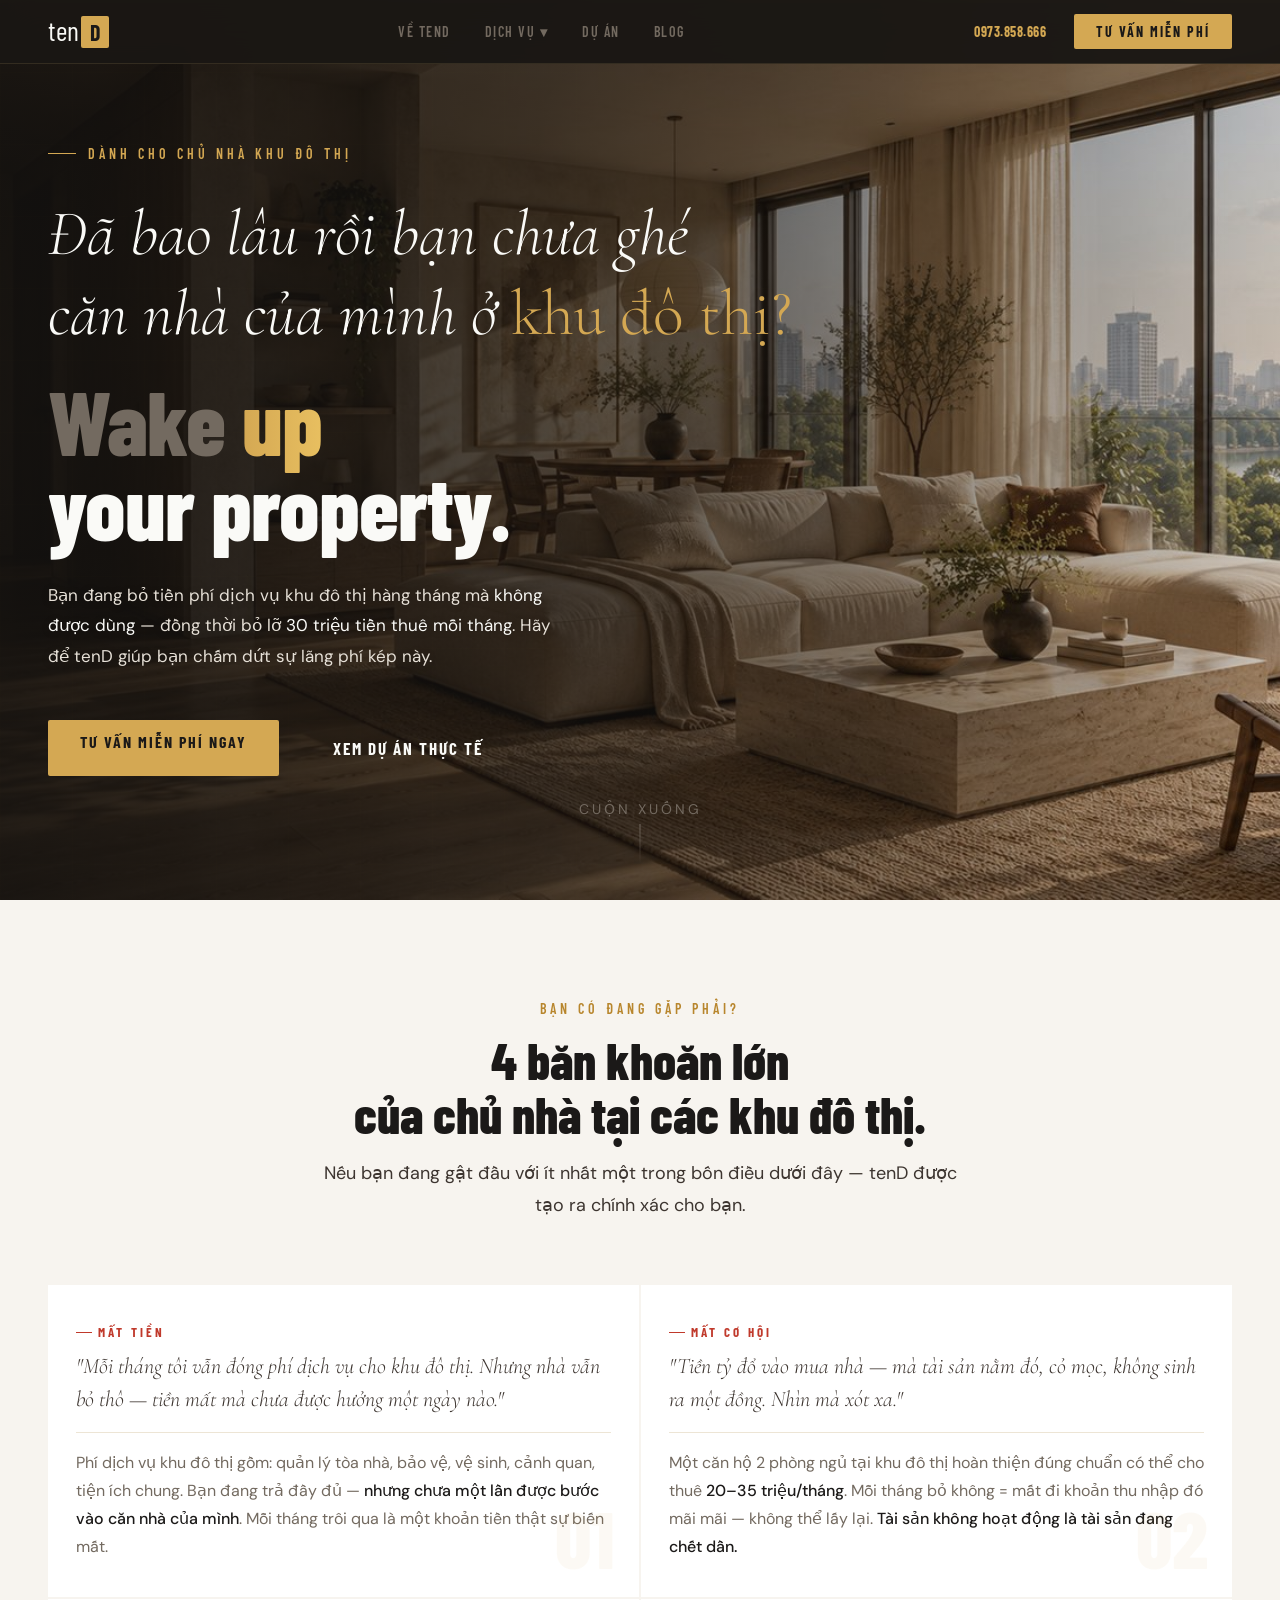
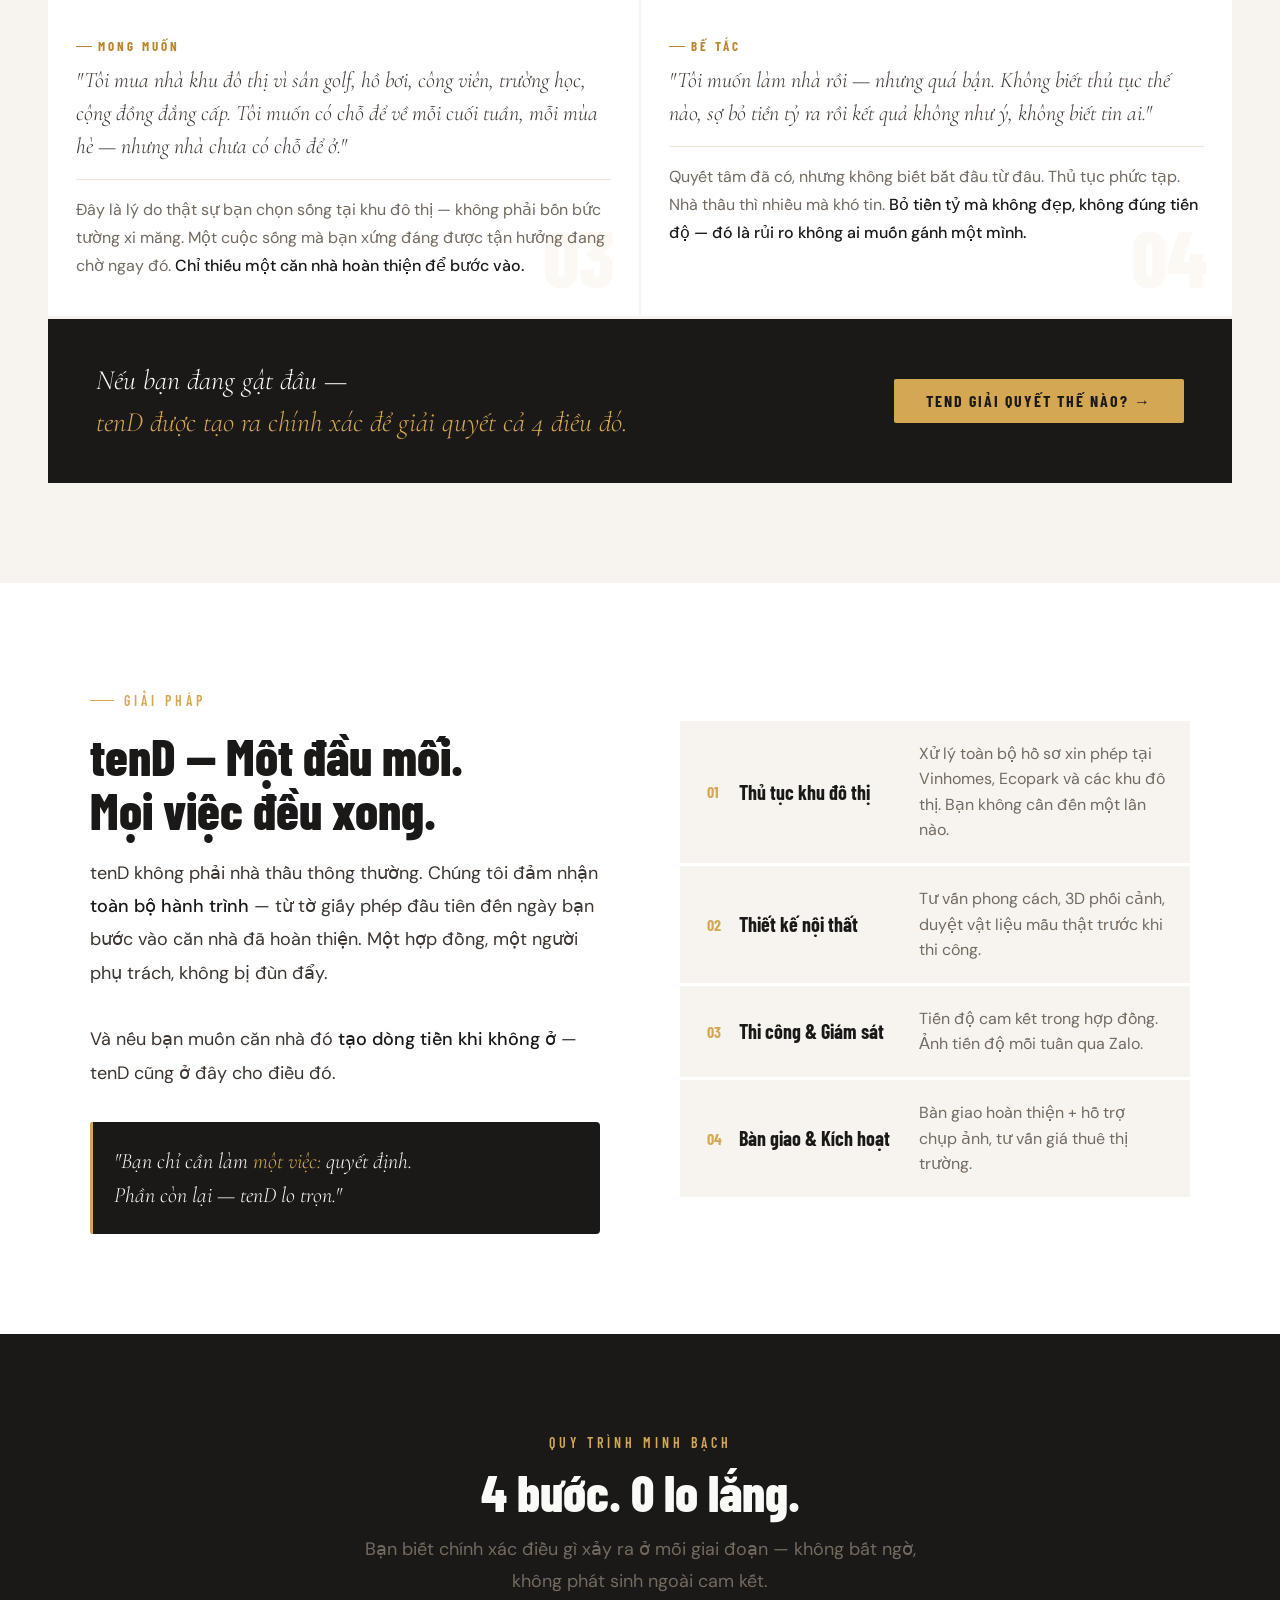
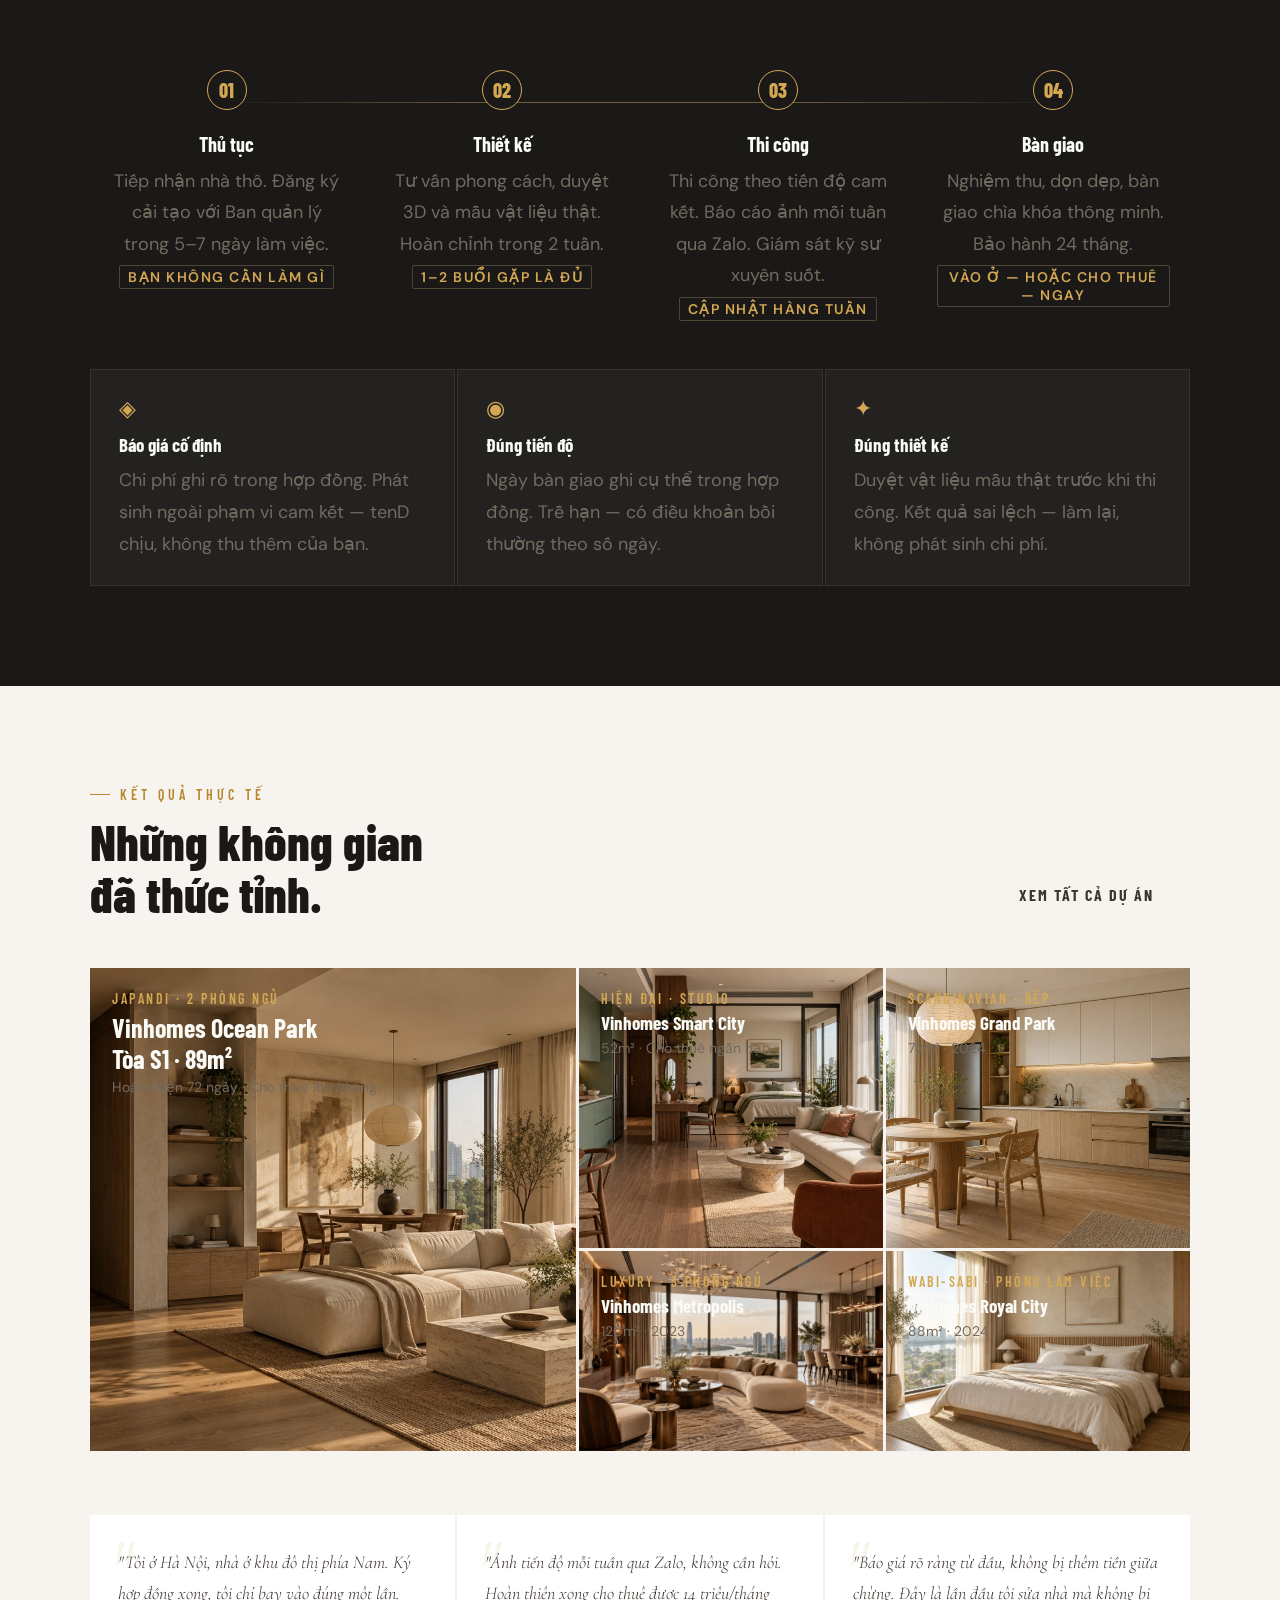
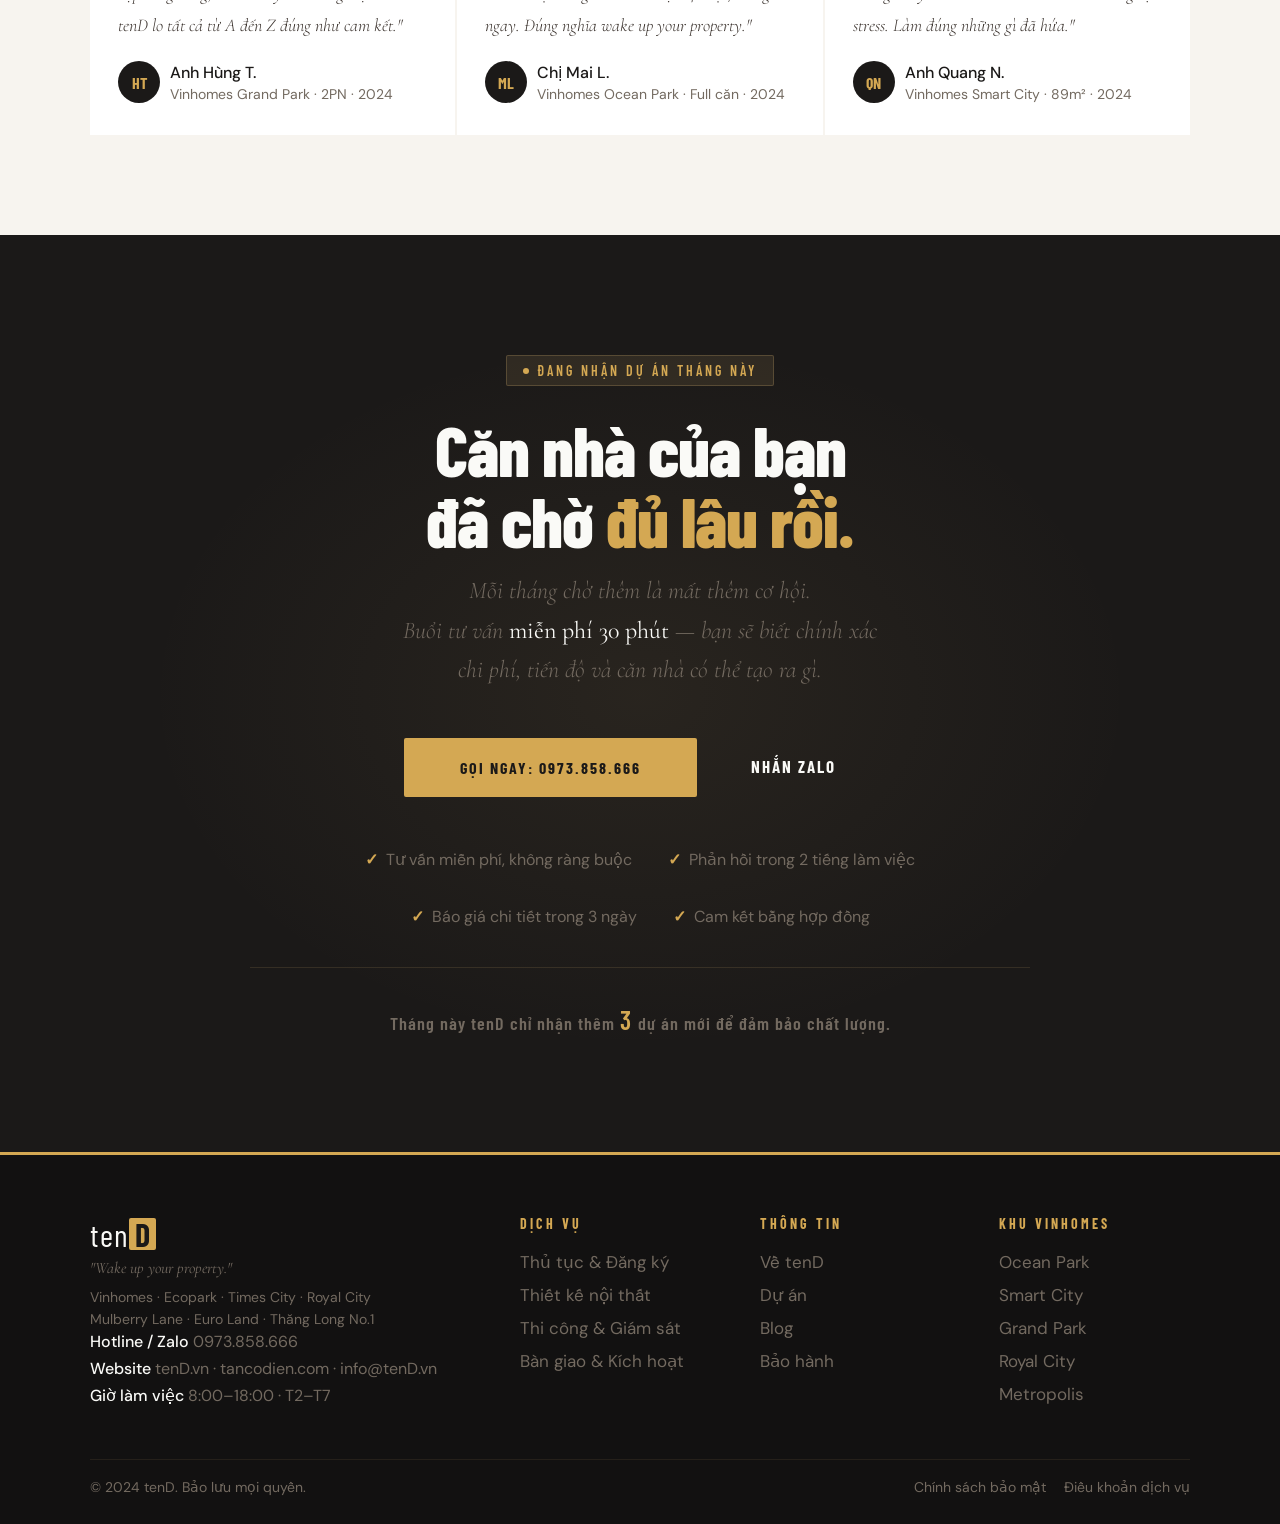
<file: index.html>
<!DOCTYPE html>
<html lang="vi">
<head>
<meta charset="UTF-8">
<meta name="viewport" content="width=device-width, initial-scale=1.0">
<title>tenD — Hoàn thiện nhà trọn gói tại khu đô thị | Vinhomes · Ecopark</title>
<meta name="description" content="Dịch vụ hoàn thiện nội thất nhà ở tại Vinhomes, Ecopark và các khu đô thị. 15 năm kinh nghiệm, 500+ dự án, bảo hành 24 tháng. Hotline 0973.858.666">
<meta name="keywords" content="hoàn thiện nhà Vinhomes, nội thất khu đô thị, thi công nội thất, thiết kế nội thất, biệt thự Vinhomes, Ecopark, tenD, Tân Cổ Điển, hoàn thiện nhà thô">
<meta name="author" content="tenD - Công ty TNHH Tân Cổ Điển">
<meta name="robots" content="index, follow">
<link rel="canonical" href="https://tend.vn/">
<meta property="og:type" content="website">
<meta property="og:url" content="https://tend.vn/">
<meta property="og:title" content="tenD — Hoàn thiện nhà trọn gói tại khu đô thị">
<meta property="og:description" content="15 năm kinh nghiệm hoàn thiện nội thất tại Vinhomes, Ecopark và các khu đô thị. 500+ dự án, bảo hành 24 tháng.">
<meta property="og:image" content="https://tend.vn/images/og-cover.jpg">
<meta property="og:locale" content="vi_VN">
<meta property="og:site_name" content="tenD">
<meta name="twitter:card" content="summary_large_image">
<meta name="twitter:title" content="tenD — Hoàn thiện nhà trọn gói tại khu đô thị">
<meta name="twitter:description" content="15 năm kinh nghiệm, 500+ dự án tại Vinhomes, Ecopark. Bảo hành 24 tháng.">
<meta name="twitter:image" content="https://tend.vn/images/og-cover.jpg">
<link rel="icon" type="image/png" sizes="32x32" href="/images/favicon-32.png">
<link rel="icon" type="image/png" sizes="16x16" href="/images/favicon-16.png">
<link rel="apple-touch-icon" sizes="180x180" href="/images/apple-touch-icon.png">
<script type="application/ld+json">
{"@context":"https://schema.org","@type":"LocalBusiness","name":"tenD - Hoàn thiện nhà trọn gói","alternateName":"Công ty TNHH Tân Cổ Điển","url":"https://tend.vn","telephone":"+84973858666","email":"info@tenD.vn","description":"Dịch vụ hoàn thiện nội thất nhà ở tại các khu đô thị Vinhomes, Ecopark. 15 năm kinh nghiệm, 500+ dự án.","address":{"@type":"PostalAddress","streetAddress":"Tòa nhà CDS, 477 Minh Khai","addressLocality":"Hai Bà Trưng","addressRegion":"Hà Nội","addressCountry":"VN"},"openingHours":"Mo-Sa 08:00-18:00","priceRange":"$$","image":"https://tend.vn/images/og-cover.jpg","sameAs":["https://zalo.me/0973858666"]}
</script>

<script type="application/ld+json">
{"@context":"https://schema.org","@type":"WebSite","name":"tenD","url":"https://tend.vn","description":"Hoàn thiện nội thất nhà ở tại Vinhomes, Ecopark, Times City và các khu đô thị"}
</script>
<script type="application/ld+json">
{"@context":"https://schema.org","@type":"FAQPage","mainEntity":[
{"@type":"Question","name":"Chi phí hoàn thiện căn hộ khu đô thị là bao nhiêu?","acceptedAnswer":{"@type":"Answer","text":"Dao động 150-300 triệu cho 2PN, 250-500 triệu cho 3PN tùy phong cách thiết kế."}},
{"@type":"Question","name":"Thủ tục cải tạo tại khu đô thị có phức tạp không?","acceptedAnswer":{"@type":"Answer","text":"Thủ tục thông qua Ban quản lý nội bộ, không cần GPXD. tenD xử lý toàn bộ."}},
{"@type":"Question","name":"Thời gian hoàn thiện nhà mất bao lâu?","acceptedAnswer":{"@type":"Answer","text":"60-90 ngày cho chung cư, 90-150 ngày cho biệt thự/liền kề."}},
{"@type":"Question","name":"tenD có kinh nghiệm tại những khu đô thị nào?","acceptedAnswer":{"@type":"Answer","text":"500+ dự án tại Vinhomes, Ecopark, Times City, Mulberry Lane, Euro Land, Thăng Long Number One."}}
]}
</script>
<script type="application/ld+json">
{"@context":"https://schema.org","@type":"ProfessionalService","name":"tenD","serviceType":["Hoàn thiện nội thất","Thiết kế nội thất","Thi công nội thất"],"areaServed":[{"@type":"City","name":"Hà Nội"},{"@type":"City","name":"Hồ Chí Minh"}]}
</script>
<link href="https://fonts.googleapis.com/css2?family=Barlow+Condensed:ital,wght@0,300;0,400;0,600;0,700;0,800;1,300&family=Cormorant+Garamond:ital,wght@0,300;0,400;1,300;1,400&family=DM+Sans:wght@300;400;500&display=swap" rel="stylesheet">
<style>
/* === BUTTON RESET === */
button{background:none;border:none;cursor:pointer;font:inherit;color:inherit;padding:0;-webkit-appearance:none;}

/* === LANDING PAGE CSS === */

*,*::before,*::after{box-sizing:border-box;margin:0;padding:0;}
:root{
  --ebony:#1B1918; --ebony-deep:#121111;
  --gold:#D4A853; --gold-lt:#E8BF60; --gold-dk:#B8862D;
  --cream:#F7F4EF; --pearl:#FAFAF7;
  --stone:#736A60; --stone-dk:#3D3530;
  --red-soft:#C0392B;
}
html{scroll-behavior:smooth;font-size:18px;}
body{font-family:'DM Sans',sans-serif;overflow-x:hidden;max-width:100vw;color:var(--ebony);background:#fff;overflow-x:hidden;-webkit-font-smoothing:antialiased;}

/* ── SCROLL REVEAL ── */
.r{opacity:0;transform:translateY(32px);transition:opacity .85s cubic-bezier(.16,1,.3,1),transform .85s cubic-bezier(.16,1,.3,1);}
.r.on{opacity:1;transform:none;}
.r.d1{transition-delay:.1s;} .r.d2{transition-delay:.2s;} .r.d3{transition-delay:.3s;} .r.d4{transition-delay:.4s;} .r.d5{transition-delay:.5s;}

/* ── NAV ── */
.nav{
  position:fixed;top:0;left:0;right:0;z-index:100;
  height:68px;padding:0 48px;
  display:flex;align-items:center;justify-content:space-between;
  background:rgba(26,23,20,.97);backdrop-filter:blur(16px);
  border-bottom:.5px solid rgba(201,169,110,.15);
  transition:all .3s;
}
.nav.up{transform:translateY(-100%);}
.nav{transition:transform .3s ease;}
.logo{text-decoration:none;display:flex;align-items:center;gap:10px;}
.logo-type{font-family:'Barlow Condensed',sans-serif;font-size:28px;font-weight:800;letter-spacing:1px;}
.logo-type .ten{color:var(--pearl);}
.logo-type .dbox{background:var(--gold);display:inline-block;padding:0 .1em;line-height:1.1;}
.logo-type .D{color:var(--ebony);}
.logo-tag{font-size:14px;letter-spacing:3px;text-transform:uppercase;color:var(--stone);border-left:.5px solid rgba(201,169,110,.25);padding-left:10px;}
.nav-right{display:flex;align-items:center;gap:28px;}
.nav-phone{font-family:'Barlow Condensed',sans-serif;font-size:17px;font-weight:700;color:var(--gold);letter-spacing:.5px;text-decoration:none;}
.nav-cta{
  font-family:'Barlow Condensed',sans-serif;font-size:14px;font-weight:700;
  letter-spacing:2px;text-transform:uppercase;
  background:var(--gold);color:var(--ebony);
  padding:9px 22px;border-radius:2px;text-decoration:none;
  transition:all .2s;
}
.nav-cta:hover{background:var(--gold-lt);}

/* ── BUTTONS ── */
.btn{
  display:inline-block;text-decoration:none;
  font-family:'Barlow Condensed',sans-serif;font-weight:700;
  letter-spacing:2px;text-transform:uppercase;border-radius:2px;
  transition:all .25s;cursor:pointer;border:none;
}
.btn-gold{background:var(--gold);color:var(--ebony);padding:18px 48px;font-size:18px;}
.btn-gold:hover{background:var(--gold-lt);transform:translateY(-2px);box-shadow:0 14px 36px rgba(201,169,110,.3);}
.btn-ghost-light{border:1px solid rgba(201,169,110,.4);color:var(--pearl);padding:18px 40px;font-size:17px;background:transparent;}
.btn-ghost-light:hover{border-color:var(--gold);color:var(--gold);}
.btn-ghost-dark{border:1px solid rgba(90,78,64,.5);color:var(--stone-dk);padding:16px 36px;font-size:16px;background:transparent;}
.btn-ghost-dark:hover{border-color:var(--gold-dk);color:var(--gold-dk);}

/* ═══════════════════════════════════════
   SECTION 1 — PAIN HOOK
   "Đã bao lâu rồi..."
═══════════════════════════════════════ */
#s1{
  min-height:100vh;background:var(--ebony);
  display:flex;align-items:center;
  padding:100px 48px 80px;
  position:relative;overflow:hidden;
}
#s1::before{
  content:'';position:absolute;inset:0;
  background:
    radial-gradient(ellipse 70% 50% at 65% 40%,rgba(201,169,110,.07) 0%,transparent 65%),
    radial-gradient(ellipse 40% 60% at 5% 90%,rgba(201,169,110,.04) 0%,transparent 55%);
}
#s1::after{content:'';position:absolute;top:0;left:0;right:0;height:3px;background:var(--gold);}
.s1-grid-lines{
  position:absolute;inset:0;
  background-image:linear-gradient(rgba(201,169,110,.025) 1px,transparent 1px),linear-gradient(90deg,rgba(201,169,110,.025) 1px,transparent 1px);
  background-size:72px 72px;
}
.s1-inner{position:relative;z-index:1;max-width:860px;}
.s1-eyebrow{
  display:flex;align-items:center;gap:12px;
  font-family:'Barlow Condensed',sans-serif;font-size:14px;font-weight:600;
  letter-spacing:4px;text-transform:uppercase;color:var(--gold);
  margin-bottom:32px;
  animation:fadeIn .8s ease both;
}
@keyframes fadeIn{from{opacity:0}to{opacity:1}}
@keyframes fadeUp{from{opacity:0;transform:translateY(32px)}to{opacity:1;transform:none}}
.s1-eyebrow-line{width:28px;height:1px;background:var(--gold);}

.s1-question{
  font-family:'Cormorant Garamond',serif;
  font-size:clamp(32px,5vw,64px);
  font-style:italic;font-weight:300;
  color:var(--pearl);line-height:1.25;
  margin-bottom:24px;
  animation:fadeUp .9s ease both .1s;
}
.s1-question em{color:var(--gold);font-style:normal;}

.s1-slogan{
  font-family:'Barlow Condensed',sans-serif;
  font-size:clamp(48px,7vw,96px);
  font-weight:800;line-height:.95;letter-spacing:-1px;
  margin-bottom:32px;
  animation:fadeUp .9s ease both .2s;
}
.s1-slogan .wake{color:var(--stone);}
.s1-slogan .up{
  background:linear-gradient(90deg,var(--gold),var(--gold-lt),var(--gold));
  background-size:200%;
  -webkit-background-clip:text;-webkit-text-fill-color:transparent;background-clip:text;
}
.s1-slogan .prop{color:var(--pearl);}

.s1-sub{
  font-size:clamp(15px,1.5vw,17px);color:var(--stone);line-height:1.8;
  max-width:520px;margin-bottom:48px;
  animation:fadeUp .9s ease both .3s;
}
.s1-sub strong{color:var(--pearl);font-weight:400;}

.s1-ctas{display:flex;gap:14px;flex-wrap:wrap;animation:fadeUp .9s ease both .4s;}

.s1-scroll{
  position:absolute;bottom:36px;left:50%;transform:translateX(-50%);
  display:flex;flex-direction:column;align-items:center;gap:6px;
  animation:fadeIn 1s ease both .8s;
}
.s1-scroll-text{font-size:14px;letter-spacing:3px;text-transform:uppercase;color:var(--stone);}
.s1-scroll-arrow{
  width:1px;height:40px;background:linear-gradient(to bottom,var(--stone),transparent);
  animation:scrollPulse 1.5s ease infinite;
}
@keyframes scrollPulse{0%,100%{opacity:.4;transform:scaleY(1)}50%{opacity:1;transform:scaleY(1.2)}}

/* ═══════════════════════════════════════
   SECTION 2 — AGITATE: Nỗi đau cụ thể
═══════════════════════════════════════ */
#s2{background:var(--cream);padding:100px 48px;}
.s2-header{text-align:center;max-width:640px;margin:0 auto 64px;}
.s2-eyebrow{font-family:'Barlow Condensed',sans-serif;font-size:14px;font-weight:600;letter-spacing:4px;text-transform:uppercase;color:var(--gold-dk);margin-bottom:16px;}
.s2-title{font-family:'Barlow Condensed',sans-serif;font-size:clamp(32px,4vw,52px);font-weight:800;color:var(--ebony);line-height:1.05;margin-bottom:16px;}
.s2-body{font-size:18px;color:var(--stone-dk);line-height:1.8;}

.pain-grid{display:grid;grid-template-columns:repeat(3,1fr);gap:2px;}
.pain-card{
  background:#fff;padding:36px 28px;
  position:relative;overflow:hidden;
  border-top:3px solid transparent;
  transition:all .4s;
}
.pain-card:hover{border-top-color:var(--gold);transform:translateY(-4px);box-shadow:0 20px 48px rgba(0,0,0,.08);}
.pain-q{
  font-family:'Cormorant Garamond',serif;
  font-size:22px;font-style:italic;font-weight:300;
  color:var(--stone-dk);line-height:1.5;margin-bottom:16px;
}
.pain-reality{
  font-size:16px;color:var(--stone);line-height:1.75;
  padding-top:16px;border-top:.5px solid #EDE5D5;
}
.pain-reality strong{color:var(--ebony);font-weight:500;}
.pain-num{
  position:absolute;bottom:20px;right:24px;
  font-family:'Barlow Condensed',sans-serif;font-size:80px;font-weight:800;
  color:var(--gold);opacity:.06;line-height:1;
}

.s2-bridge{
  background:var(--ebony);
  margin-top:3px;padding:40px 48px;
  display:flex;align-items:center;justify-content:space-between;gap:32px;
  flex-wrap:wrap;
}
.s2-bridge-text{
  font-family:'Cormorant Garamond',serif;
  font-size:clamp(20px,2.5vw,28px);font-style:italic;font-weight:300;
  color:var(--pearl);line-height:1.5;max-width:560px;
}
.s2-bridge-text span{color:var(--gold);}

/* ═══════════════════════════════════════
   SECTION 3 — SOLUTION: tenD là gì
═══════════════════════════════════════ */
#s3{background:#fff;padding:100px 48px;}
.s3-inner{max-width:1100px;margin:0 auto;display:grid;grid-template-columns:1fr 1fr;gap:80px;align-items:center;}
.s3-label{
  display:inline-flex;align-items:center;gap:10px;
  font-family:'Barlow Condensed',sans-serif;font-size:14px;font-weight:600;
  letter-spacing:4px;text-transform:uppercase;color:var(--gold);
  margin-bottom:20px;
}
.s3-label::before{content:'';width:24px;height:1px;background:var(--gold);}
.s3-title{font-family:'Barlow Condensed',sans-serif;font-size:clamp(36px,4vw,54px);font-weight:800;color:var(--ebony);line-height:1.05;margin-bottom:20px;}
.s3-body{font-size:18px;color:var(--stone-dk);line-height:1.85;margin-bottom:32px;}
.s3-body strong{color:var(--ebony);font-weight:500;}
.s3-promise{
  background:var(--ebony);border-radius:4px;padding:22px 24px;
  font-family:'Cormorant Garamond',serif;font-size:22px;font-style:italic;font-weight:300;
  color:var(--pearl);line-height:1.55;
  position:relative;
}
.s3-promise::before{content:'';position:absolute;left:0;top:0;bottom:0;width:3px;background:var(--gold);border-radius:3px 0 0 3px;}
.s3-promise span{color:var(--gold);}

/* Right: 4 service pills */
.s3-services{display:flex;flex-direction:column;gap:3px;}
.svc-row{
  display:flex;align-items:center;gap:0;
  background:var(--cream);padding:20px 24px;
  border-left:3px solid transparent;
  transition:all .3s;cursor:default;
}
.svc-row:hover{background:#fff;border-left-color:var(--gold);box-shadow:0 4px 20px rgba(0,0,0,.06);}
.svc-num{
  font-family:'Barlow Condensed',sans-serif;font-size:16px;font-weight:700;
  color:var(--gold);min-width:32px;
}
.svc-name{font-family:'Barlow Condensed',sans-serif;font-size:20px;font-weight:700;color:var(--ebony);min-width:180px;}
.svc-desc{font-size:16px;color:var(--stone);line-height:1.6;flex:1;}
.svc-row:hover .svc-name{color:var(--gold-dk);}

/* ═══════════════════════════════════════
   SECTION 4 — HOW: Quy trình 4 bước
═══════════════════════════════════════ */
#s4{background:var(--ebony);padding:100px 48px;}
.s4-header{text-align:center;max-width:580px;margin:0 auto 72px;}
.s4-title{font-family:'Barlow Condensed',sans-serif;font-size:clamp(36px,4vw,52px);font-weight:800;color:var(--pearl);line-height:1.05;margin-bottom:14px;}
.s4-sub{font-size:18px;color:var(--stone);line-height:1.8;}

.steps{display:grid;grid-template-columns:repeat(4,1fr);gap:2px;position:relative;}
.steps::before{
  content:'';position:absolute;top:32px;left:12%;right:12%;height:1px;
  background:linear-gradient(to right,transparent,rgba(201,169,110,.3),rgba(201,169,110,.3),transparent);
}
.step{
  padding:0 20px;text-align:center;
  transition:all .3s;cursor:default;
}
.step-circle{
  width:64px;height:64px;border-radius:50%;
  background:rgba(201,169,110,.08);
  border:1.5px solid rgba(201,169,110,.35);
  display:flex;align-items:center;justify-content:center;
  margin:0 auto 22px;position:relative;z-index:1;
  transition:all .35s;
}
.step:hover .step-circle{background:var(--gold);border-color:var(--gold);}
.step-num{font-family:'Barlow Condensed',sans-serif;font-size:20px;font-weight:800;color:var(--gold);transition:color .35s;}
.step:hover .step-num{color:var(--ebony);}
.step-name{font-family:'Barlow Condensed',sans-serif;font-size:20px;font-weight:700;color:var(--pearl);margin-bottom:10px;}
.step-body{font-size:14px;color:var(--stone);line-height:1.75;}
.step-tag{
  display:inline-block;margin-top:12px;
  font-size:14px;font-weight:600;letter-spacing:2px;text-transform:uppercase;
  color:var(--gold);padding:3px 10px;
  border:.5px solid rgba(201,169,110,.25);border-radius:2px;
}

/* Commitment row */
.s4-commit{
  display:grid;grid-template-columns:repeat(3,1fr);gap:2px;
  margin-top:48px;
}
.commit-card{
  background:rgba(255,255,255,.04);
  border:.5px solid rgba(201,169,110,.12);
  padding:24px 28px;
  transition:all .3s;
}
.commit-card:hover{background:rgba(201,169,110,.07);border-color:rgba(201,169,110,.3);}
.commit-title{font-family:'Barlow Condensed',sans-serif;font-size:19px;font-weight:700;color:var(--pearl);margin-bottom:8px;}
.commit-body{font-size:18px;color:var(--stone);line-height:1.8;}
.commit-icon{font-size:22px;margin-bottom:10px;color:var(--gold);}

/* ═══════════════════════════════════════
   SECTION 5 — PROOF: Dự án & Review
═══════════════════════════════════════ */
#s5{background:var(--cream);padding:100px 48px;}
.s5-header{display:flex;justify-content:space-between;align-items:flex-end;margin-bottom:48px;max-width:1100px;margin-left:auto;margin-right:auto;}
.s5-title{font-family:'Barlow Condensed',sans-serif;font-size:clamp(32px,4vw,50px);font-weight:800;color:var(--ebony);line-height:1.05;}

.proj-grid{
  display:grid;
  grid-template-columns:1.6fr 1fr 1fr;
  grid-template-rows:280px 200px;
  gap:3px;max-width:1100px;margin:0 auto 64px;
}
.proj{background:var(--ebony);position:relative;overflow:hidden;cursor:pointer;}
.proj:nth-child(1){grid-row:span 2;}
.proj-inner{
  width:100%;height:100%;min-height:200px;
  background:linear-gradient(150deg,#282220,var(--ebony));
  display:flex;align-items:flex-end;padding:22px;
  position:relative;transition:all .4s;
}
.proj:hover .proj-inner{background:linear-gradient(150deg,#342C28,#1F1A17);}
.proj-overlay{position:absolute;inset:0;background:rgba(201,169,110,.08);opacity:0;transition:opacity .35s;}
.proj:hover .proj-overlay{opacity:1;}
.proj-cta-overlay{
  position:absolute;top:50%;left:50%;
  transform:translate(-50%,-40%);
  background:var(--gold);color:var(--ebony);
  font-family:'Barlow Condensed',sans-serif;font-size:14px;font-weight:700;
  letter-spacing:2px;text-transform:uppercase;
  padding:10px 20px;border-radius:2px;
  opacity:0;transition:all .35s;
}
.proj:hover .proj-cta-overlay{opacity:1;transform:translate(-50%,-50%);}
.proj-info{position:relative;z-index:1;}
.proj-tag{font-family:'Barlow Condensed',sans-serif;font-size:14px;font-weight:600;letter-spacing:2.5px;text-transform:uppercase;color:var(--gold);margin-bottom:5px;}
.proj-name{font-family:'Barlow Condensed',sans-serif;font-size:19px;font-weight:700;color:var(--pearl);line-height:1.2;}
.proj:nth-child(1) .proj-name{font-size:26px;}
.proj-meta{font-size:14px;color:var(--stone);margin-top:4px;}
/* SVG room illustrations */
.room-art{position:absolute;inset:16px;opacity:.07;transition:opacity .4s;}
.proj:hover .room-art{opacity:.15;}

/* Reviews */
.reviews{display:grid;grid-template-columns:repeat(3,1fr);gap:2px;max-width:1100px;margin:0 auto;}
.review{background:#fff;padding:32px 28px;position:relative;transition:all .3s;}
.review:hover{transform:translateY(-4px);box-shadow:0 20px 56px rgba(0,0,0,.08);}
.review::before{
  content:'"';font-family:'Cormorant Garamond',serif;
  font-size:72px;font-style:italic;line-height:1;
  color:var(--gold);opacity:.12;
  position:absolute;top:14px;left:20px;
}
.review-text{
  font-family:'Cormorant Garamond',serif;
  font-size:18px;font-style:italic;font-weight:300;
  color:var(--stone-dk);line-height:1.75;margin-bottom:20px;
  position:relative;
}
.review-author{display:flex;align-items:center;gap:10px;}
.review-avatar{
  width:42px;height:42px;border-radius:50%;
  background:var(--ebony);
  display:flex;align-items:center;justify-content:center;
  font-family:'Barlow Condensed',sans-serif;font-size:16px;font-weight:700;color:var(--gold);
  flex-shrink:0;
}
.review-name{font-size:16px;font-weight:500;color:var(--ebony);}
.review-info{font-size:14px;color:var(--stone);margin-top:2px;}

/* ═══════════════════════════════════════
   SECTION 6 — URGENCY CTA
═══════════════════════════════════════ */
#s6{
  background:var(--ebony);padding:120px 48px;
  position:relative;overflow:hidden;
}
#s6::before{
  content:'';position:absolute;inset:0;
  background:radial-gradient(ellipse 55% 55% at 50% 50%,rgba(201,169,110,.08) 0%,transparent 70%);
}
#s6::after{content:'';position:absolute;bottom:0;left:0;right:0;height:3px;background:var(--gold);}
.s6-inner{
  max-width:780px;margin:0 auto;
  text-align:center;position:relative;z-index:1;
}
.s6-urgency{
  display:inline-flex;align-items:center;gap:8px;
  font-family:'Barlow Condensed',sans-serif;font-size:14px;font-weight:600;
  letter-spacing:3px;text-transform:uppercase;
  background:rgba(201,169,110,.12);color:var(--gold);
  padding:6px 16px;border-radius:2px;
  border:.5px solid rgba(201,169,110,.25);
  margin-bottom:28px;
}
.s6-urgency-dot{width:6px;height:6px;border-radius:50%;background:var(--gold);animation:blink 1.2s ease infinite;}
@keyframes blink{0%,100%{opacity:1}50%{opacity:.3}}
.s6-title{
  font-family:'Barlow Condensed',sans-serif;
  font-size:clamp(40px,5.5vw,76px);
  font-weight:800;letter-spacing:-1px;
  color:var(--pearl);line-height:1.0;
  margin-bottom:16px;
}
.s6-title .gold{color:var(--gold);}
.s6-sub{
  font-family:'Cormorant Garamond',serif;
  font-size:clamp(18px,2.2vw,24px);font-style:italic;font-weight:300;
  color:var(--stone);line-height:1.65;margin-bottom:48px;
  max-width:560px;margin-left:auto;margin-right:auto;
}
.s6-sub strong{color:var(--pearl);font-style:normal;font-weight:400;}

.s6-ctas{display:flex;gap:14px;justify-content:center;flex-wrap:wrap;margin-bottom:52px;}

.s6-trust{
  display:flex;gap:36px;justify-content:center;flex-wrap:wrap;
}
.s6-trust-item{
  display:flex;align-items:center;gap:8px;
  font-size:16px;color:var(--stone);
}
.s6-trust-item::before{content:'✓';color:var(--gold);font-weight:700;}

/* Countdown feel */
.s6-spots{
  margin-top:40px;padding-top:36px;
  border-top:.5px solid rgba(201,169,110,.15);
}
.s6-spots-text{
  font-family:'Barlow Condensed',sans-serif;font-size:18px;font-weight:600;
  letter-spacing:1px;color:var(--stone);
}
.s6-spots-num{color:var(--gold);font-size:26px;}

/* ═══════════════════════════════════════
   FOOTER
═══════════════════════════════════════ */
footer{background:var(--ebony-deep);padding:60px 48px 28px;}
.footer-grid{display:grid;grid-template-columns:2fr 1fr 1fr 1fr;gap:48px;padding-bottom:44px;border-bottom:.5px solid rgba(201,169,110,.1);}
.footer-logo{font-family:'Barlow Condensed',sans-serif;font-size:32px;font-weight:800;letter-spacing:1px;margin-bottom:5px;}
.footer-logo .dbox{background:var(--gold);padding:0 .1em;}
.footer-slogan{font-family:'Cormorant Garamond',serif;font-style:italic;font-size:16px;color:var(--stone);margin-bottom:12px;}
.footer-contact-line{font-size:16px;color:var(--stone);margin-bottom:6px;}
.footer-contact-line strong{color:var(--pearl);font-weight:500;}
.footer-col-title{font-family:'Barlow Condensed',sans-serif;font-size:14px;font-weight:700;letter-spacing:3px;text-transform:uppercase;color:var(--gold);margin-bottom:18px;}
.footer-links{list-style:none;}
.footer-links li{margin-bottom:9px;}
.footer-links a{font-size:17px;color:var(--stone);text-decoration:none;transition:color .2s;}
.footer-links a:hover{color:var(--pearl);}
.footer-bottom{display:flex;justify-content:space-between;align-items:center;padding-top:24px;flex-wrap:wrap;gap:10px;}
.footer-copy{font-size:14px;color:var(--stone);}
.footer-legal{display:flex;gap:18px;}
.footer-legal a{font-size:14px;color:var(--stone);text-decoration:none;}
.footer-legal a:hover{color:var(--pearl);}

/* ── MOBILE ── */
.sticky-cta{display:none;position:fixed;bottom:0;left:0;right:0;z-index:99;background:var(--gold);padding:14px 20px;text-align:center;}
.sticky-cta a{font-family:'Barlow Condensed',sans-serif;font-size:18px;font-weight:700;letter-spacing:2px;text-transform:uppercase;color:var(--ebony);text-decoration:none;}

@media(max-width:900px){
  #s3 .s3-inner{grid-template-columns:1fr;}
  .steps{grid-template-columns:1fr 1fr;}
  .steps::before{display:none;}
  .pain-grid{grid-template-columns:1fr;}
  .proj-grid{grid-template-columns:1fr;grid-template-rows:auto;}
  .proj:nth-child(1){grid-row:auto;}
  .proj-inner{min-height:200px;}
  .reviews{grid-template-columns:1fr;}
  .s4-commit{grid-template-columns:1fr;}
  .s6-ctas{flex-direction:column;align-items:center;}
  .footer-grid{grid-template-columns:1fr 1fr;gap:32px;}
}
@media(max-width:600px){
  #s1,#s2,#s3,#s4,#s5,#s6,footer{padding-left:20px;padding-right:20px;}
  .nav{padding:0 20px;}
  .logo-tag{display:none;}
  .nav-phone{display:none;}
  .s5-header{flex-direction:column;align-items:flex-start;gap:16px;}
  .steps{grid-template-columns:1fr;}
  .footer-grid{grid-template-columns:1fr;}
  .sticky-cta{display:block;}
  body{padding-bottom:56px;}
  .s6-trust{flex-direction:column;align-items:center;}
}


/* === SUB-PAGES CSS === */

*,*::before,*::after{box-sizing:border-box;margin:0;padding:0;}
:root{
  --ebony:#1B1918;--ebony-deep:#121111;
  --gold:#D4A853;--gold-lt:#E8BF60;--gold-dk:#B8862D;
  --cream:#F7F4EF;--pearl:#FAFAF7;
  --stone:#736A60;--stone-dk:#3D3530;
  --white:#ffffff;--page:#FAF7F2;
}
html{scroll-behavior:smooth;overflow-x:hidden;}
body{font-family:'DM Sans',sans-serif;overflow-x:hidden;max-width:100vw;color:var(--ebony);background:var(--white);-webkit-font-smoothing:antialiased;}

/* ── TAB NAVIGATION ── */
.tab-nav{
  position:sticky;top:0;z-index:100;
  background:var(--ebony-deep);
  display:flex;flex-wrap:wrap;gap:0;
  border-bottom:1px solid rgba(201,169,110,.2);
}
.tab-btn{
  font-family:'Barlow Condensed',sans-serif;font-size:14px;font-weight:700;
  letter-spacing:2px;text-transform:uppercase;
  padding:14px 20px;color:var(--stone);
  background:none;border:none;cursor:pointer;
  border-bottom:2px solid transparent;
  transition:all .2s;white-space:nowrap;
}
.tab-btn.active,.tab-btn:hover{color:var(--gold);border-bottom-color:var(--gold);}

/* ── PAGE SECTIONS ── */
.page-section{display:none;}
.page-section.active{display:block;}

/* ── SHARED COMPONENTS ── */
.page-hero{
  background:var(--ebony);padding:100px 60px 80px;
  position:relative;overflow:hidden;
}
.page-hero::before{content:'';position:absolute;top:0;left:0;right:0;height:3px;background:var(--gold);}
.page-hero-bg{
  position:absolute;inset:0;
  background:radial-gradient(ellipse 60% 50% at 30% 50%,rgba(201,169,110,.06),transparent 70%);
}
.ph-inner{position:relative;z-index:1;max-width:700px;}
.ph-eyebrow{font-family:'Barlow Condensed',sans-serif;font-size:14px;font-weight:600;letter-spacing:4px;text-transform:uppercase;color:var(--gold);margin-bottom:16px;display:flex;align-items:center;gap:12px;}
.ph-eyebrow::before{content:'';width:24px;height:1px;background:var(--gold);}
.ph-title{font-family:'Barlow Condensed',sans-serif;font-size:clamp(40px,5vw,72px);font-weight:800;color:var(--pearl);line-height:1.0;margin-bottom:16px;letter-spacing:-0.5px;}
.ph-body{font-size:19px;color:var(--stone);line-height:1.8;max-width:560px;}

.container{max-width:1100px;margin:0 auto;}
.section{padding:80px 60px;}
.section-label{font-family:'Barlow Condensed',sans-serif;font-size:14px;font-weight:600;letter-spacing:4px;text-transform:uppercase;color:var(--gold);margin-bottom:12px;display:flex;align-items:center;gap:10px;}
.section-label::before{content:'';width:20px;height:1px;background:var(--gold);}
h2.title{font-family:'Barlow Condensed',sans-serif;font-size:clamp(32px,4vw,52px);font-weight:800;color:var(--ebony);line-height:1.05;margin-bottom:16px;}
h2.title.light{color:var(--pearl);}
p.body-text{font-size:18px;color:var(--stone-dk);line-height:1.85;}
p.body-text.light{color:var(--stone);}

.btn{display:inline-block;text-decoration:none;font-family:'Barlow Condensed',sans-serif;font-weight:700;letter-spacing:2px;text-transform:uppercase;border-radius:2px;transition:all .25s;border:none;cursor:pointer;}
.btn-gold{background:var(--gold);color:var(--ebony);padding:14px 36px;font-size:17px;}
.btn-gold:hover{background:var(--gold-lt);transform:translateY(-1px);}
.btn-outline{border:1px solid rgba(201,169,110,.4);color:var(--stone-dk);padding:12px 28px;font-size:16px;background:none;}
.btn-outline:hover{border-color:var(--gold);color:var(--gold-dk);}

/* ──────────────────────────────
   PAGE: VỀ TEND
────────────────────────────── */
.about-story{background:var(--white);padding:80px 60px;}
.about-story-inner{max-width:1100px;margin:0 auto;display:grid;grid-template-columns:1fr 1fr;gap:80px;align-items:start;}
.story-text p{font-size:19px;color:var(--stone-dk);line-height:1.9;margin-bottom:18px;}
.story-text p strong{color:var(--ebony);font-weight:500;}
.story-pull{
  font-family:'Cormorant Garamond',serif;font-size:28px;font-style:italic;font-weight:300;
  color:var(--ebony);line-height:1.55;
  padding:28px 32px;background:var(--cream);
  border-left:3px solid var(--gold);
  margin:28px 0;
}
.story-pull span{color:var(--gold-dk);}

/* Parent company */
.parent-card{
  background:var(--ebony);border-radius:4px;padding:32px;
  position:sticky;top:80px;
}
.pc-label{font-size:14px;letter-spacing:3px;text-transform:uppercase;color:var(--stone);margin-bottom:16px;}
.pc-logo-text{font-family:'Barlow Condensed',sans-serif;font-size:32px;font-weight:800;color:var(--pearl);margin-bottom:4px;}
.pc-tagline{font-family:'Cormorant Garamond',serif;font-style:italic;font-size:16px;color:var(--stone);margin-bottom:20px;}
.pc-divider{height:0.5px;background:rgba(201,169,110,.2);margin:16px 0;}
.pc-item{margin-bottom:10px;font-size:16px;color:var(--stone);line-height:1.6;}
.pc-item strong{color:var(--pearl);display:block;font-size:14px;font-weight:500;letter-spacing:.5px;margin-bottom:1px;}
.pc-stats{display:grid;grid-template-columns:1fr 1fr;gap:2px;margin-top:16px;}
.pc-stat{background:rgba(255,255,255,.04);padding:14px 16px;}
.pc-stat-num{font-family:'Barlow Condensed',sans-serif;font-size:32px;font-weight:800;color:var(--gold);line-height:1;}
.pc-stat-label{font-size:14px;color:var(--stone);margin-top:3px;}
.pc-connection{
  background:rgba(201,169,110,.08);border:.5px solid rgba(201,169,110,.25);
  border-radius:3px;padding:14px 16px;margin-top:16px;
}
.pc-conn-title{font-size:14px;font-weight:500;letter-spacing:1px;text-transform:uppercase;color:var(--gold);margin-bottom:6px;}
.pc-conn-body{font-size:14px;color:var(--stone);line-height:1.65;}

/* Values */
.values-section{background:var(--cream);padding:80px 60px;}
.values-grid{display:grid;grid-template-columns:repeat(3,1fr);gap:2px;max-width:1100px;margin:40px auto 0;}
.value-card{background:var(--white);padding:32px 28px;border-top:3px solid var(--gold);transition:all .3s;}
.value-card:hover{transform:translateY(-3px);box-shadow:0 16px 40px rgba(0,0,0,.08);}
.v-icon{font-size:28px;color:var(--gold);margin-bottom:14px;}
.v-title{font-family:'Barlow Condensed',sans-serif;font-size:22px;font-weight:700;color:var(--ebony);margin-bottom:10px;}
.v-body{font-size:16px;color:var(--stone);line-height:1.75;}

/* Team */
.team-section{background:var(--ebony);padding:80px 60px;}
.team-body-text{font-size:18px;color:var(--stone);line-height:1.85;max-width:640px;margin:20px 0 40px;}

/* ──────────────────────────────
   PAGE: DỰ ÁN
────────────────────────────── */
.portfolio-filters{
  display:flex;gap:8px;flex-wrap:wrap;
  max-width:1100px;margin:0 auto 40px;
}
.filter-btn{
  font-family:'Barlow Condensed',sans-serif;font-size:14px;font-weight:600;
  letter-spacing:1.5px;text-transform:uppercase;
  padding:8px 20px;border-radius:2px;border:none;cursor:pointer;
  background:var(--cream);color:var(--stone-dk);transition:all .2s;
}
.filter-btn.active,.filter-btn:hover{background:var(--ebony);color:var(--gold);}

.portfolio-masonry{
  display:grid;grid-template-columns:repeat(3,1fr);gap:3px;
  max-width:1100px;margin:0 auto;
}
.portfolio-item{
  background:var(--ebony);position:relative;overflow:hidden;cursor:pointer;
}
.pi-thumb{
  height:280px;
  background:linear-gradient(150deg,#252220,var(--ebony));
  display:flex;align-items:flex-end;padding:20px;
  position:relative;transition:all .4s;
}
.portfolio-item:nth-child(1) .pi-thumb,
.portfolio-item:nth-child(4) .pi-thumb{height:380px;}
.pi-overlay{position:absolute;inset:0;background:rgba(201,169,110,.08);opacity:0;transition:opacity .3s;}
.portfolio-item:hover .pi-overlay{opacity:1;}
.pi-info{position:relative;z-index:1;}
.pi-style{font-family:'Barlow Condensed',sans-serif;font-size:14px;font-weight:600;letter-spacing:2.5px;text-transform:uppercase;color:var(--gold);margin-bottom:5px;}
.pi-name{font-family:'Barlow Condensed',sans-serif;font-size:19px;font-weight:700;color:var(--pearl);line-height:1.2;}
.pi-meta{font-size:14px;color:var(--stone);margin-top:4px;}
.pi-result{
  font-size:14px;font-weight:500;
  background:rgba(201,169,110,.15);color:var(--gold);
  display:inline-block;padding:2px 8px;border-radius:2px;
  margin-top:6px;
}

/* Single project page */
.project-detail{
  display:grid;grid-template-columns:1fr 380px;gap:60px;
  max-width:1100px;margin:0 auto;padding:60px;
}
.proj-gallery{display:grid;grid-template-columns:1fr 1fr;gap:3px;}
.proj-gallery-main{grid-column:span 2;height:400px;background:linear-gradient(150deg,#2A2420,var(--ebony));border-radius:2px;}
.proj-gallery-sub{height:200px;background:linear-gradient(135deg,#242220,var(--ebony));border-radius:2px;}
.proj-specs{background:var(--cream);border-radius:4px;padding:28px;}
.spec-row{display:flex;justify-content:space-between;padding:10px 0;border-bottom:.5px solid #D4C8B4;font-size:16px;}
.spec-row:last-child{border-bottom:none;}
.spec-key{color:var(--stone);}
.spec-val{font-weight:500;color:var(--ebony);}

/* ──────────────────────────────
   PAGE: BLOG
────────────────────────────── */
.blog-featured{
  background:var(--cream);padding:60px;
  max-width:1100px;margin:0 auto;
  display:grid;grid-template-columns:1.2fr 1fr;gap:60px;align-items:center;
}
.bf-thumb{
  height:360px;background:linear-gradient(135deg,#252220,var(--ebony));
  border-radius:3px;position:relative;overflow:hidden;
}
.bf-cat{
  position:absolute;top:16px;left:16px;
  font-family:'Barlow Condensed',sans-serif;font-size:14px;font-weight:700;letter-spacing:2px;text-transform:uppercase;
  background:var(--gold);color:var(--ebony);padding:3px 10px;border-radius:2px;
}
.bf-meta{font-size:14px;color:var(--stone);margin-bottom:10px;letter-spacing:.5px;}
.bf-title{font-family:'Barlow Condensed',sans-serif;font-size:clamp(24px,3vw,36px);font-weight:800;color:var(--ebony);line-height:1.15;margin-bottom:14px;}
.bf-excerpt{font-size:18px;color:var(--stone-dk);line-height:1.8;margin-bottom:24px;}

.blog-grid{
  display:grid;grid-template-columns:repeat(3,1fr);gap:24px;
  max-width:1100px;margin:48px auto 0;
}
.blog-card{background:var(--white);border:.5px solid #EBE6DE;border-radius:3px;overflow:hidden;transition:all .3s;}
.blog-card:hover{transform:translateY(-3px);box-shadow:0 16px 40px rgba(0,0,0,.08);}
.bc-thumb{height:200px;background:linear-gradient(135deg,#2A2420,var(--ebony));position:relative;}
.bc-cat{
  position:absolute;top:12px;left:12px;
  font-family:'Barlow Condensed',sans-serif;font-size:14px;font-weight:700;letter-spacing:2px;text-transform:uppercase;
  background:var(--gold);color:var(--ebony);padding:2px 8px;border-radius:2px;
}
.bc-body{padding:20px;}
.bc-meta{font-size:14px;color:var(--stone);margin-bottom:8px;}
.bc-title{font-family:'Barlow Condensed',sans-serif;font-size:20px;font-weight:700;color:var(--ebony);line-height:1.2;margin-bottom:10px;}
.bc-excerpt{font-size:18px;color:var(--stone);line-height:1.8;margin-bottom:14px;}
.bc-read{font-family:'Barlow Condensed',sans-serif;font-size:14px;font-weight:700;letter-spacing:2px;text-transform:uppercase;color:var(--gold-dk);text-decoration:none;}
.bc-read:hover{color:var(--gold);}

/* ──────────────────────────────
   PAGE: CHI TIẾT DỊCH VỤ
────────────────────────────── */
.service-detail-tabs{
  display:flex;background:var(--cream);border-bottom:.5px solid #D4C8B4;
  max-width:1100px;margin:0 auto;
  overflow-x:auto;
}
.sdt-btn{
  font-family:'Barlow Condensed',sans-serif;font-size:14px;font-weight:700;
  letter-spacing:2px;text-transform:uppercase;
  padding:16px 28px;border:none;background:none;cursor:pointer;
  color:var(--stone);border-bottom:2px solid transparent;
  white-space:nowrap;transition:all .2s;
}
.sdt-btn.active,.sdt-btn:hover{color:var(--gold-dk);border-bottom-color:var(--gold);}

.service-content{display:none;max-width:1100px;margin:0 auto;}
.service-content.active{display:grid;grid-template-columns:1fr 380px;gap:60px;padding:60px;}

.sc-main h3{font-family:'Barlow Condensed',sans-serif;font-size:32px;font-weight:700;color:var(--ebony);margin-bottom:16px;}
.sc-main p{font-size:18px;color:var(--stone-dk);line-height:1.85;margin-bottom:20px;}
.sc-main strong{font-weight:500;color:var(--ebony);}

.timeline{margin:32px 0;}
.tl-item{display:flex;gap:20px;margin-bottom:28px;position:relative;}
.tl-item::before{content:'';position:absolute;left:20px;top:44px;bottom:-28px;width:1px;background:rgba(201,169,110,.2);}
.tl-item:last-child::before{display:none;}
.tl-circle{
  width:40px;height:40px;border-radius:50%;
  background:var(--ebony);border:1.5px solid var(--gold);
  display:flex;align-items:center;justify-content:center;flex-shrink:0;
  font-family:'Barlow Condensed',sans-serif;font-size:17px;font-weight:700;color:var(--gold);
}
.tl-content{}
.tl-title{font-family:'Barlow Condensed',sans-serif;font-size:19px;font-weight:700;color:var(--ebony);margin-bottom:6px;}
.tl-body{font-size:18px;color:var(--stone);line-height:1.8;}
.tl-time{display:inline-block;font-size:14px;font-weight:600;letter-spacing:1.5px;text-transform:uppercase;color:var(--gold);margin-top:6px;padding:2px 8px;border:.5px solid rgba(201,169,110,.3);border-radius:2px;}

.sc-sidebar{}
.sc-commitment{background:var(--ebony);border-radius:4px;padding:28px;margin-bottom:16px;}
.scc-title{font-family:'Barlow Condensed',sans-serif;font-size:18px;font-weight:700;color:var(--pearl);margin-bottom:16px;}
.scc-item{display:flex;gap:10px;margin-bottom:12px;font-size:16px;color:var(--stone);line-height:1.6;}
.scc-item::before{content:'✓';color:var(--gold);font-weight:700;flex-shrink:0;}
.sc-faq{background:var(--cream);border-radius:4px;padding:24px;}
.faq-title{font-family:'Barlow Condensed',sans-serif;font-size:17px;font-weight:700;color:var(--ebony);margin-bottom:14px;}
.faq-item{margin-bottom:14px;padding-bottom:14px;border-bottom:.5px solid #D4C8B4;}
.faq-item:last-child{border-bottom:none;margin-bottom:0;padding-bottom:0;}
.faq-q{font-size:16px;font-weight:500;color:var(--ebony);margin-bottom:5px;}
.faq-a{font-size:14px;color:var(--stone);line-height:1.65;}

/* ──────────────────────────────
   PAGE: CHÍNH SÁCH BẢO MẬT
────────────────────────────── */
.policy-body{max-width:780px;margin:0 auto;padding:60px;}
.policy-body h2{font-family:'Barlow Condensed',sans-serif;font-size:30px;font-weight:700;color:var(--ebony);margin:36px 0 12px;padding-bottom:8px;border-bottom:.5px solid #EBE6DE;}
.policy-body h2:first-child{margin-top:0;}
.policy-body p{font-size:18px;color:var(--stone-dk);line-height:1.85;margin-bottom:12px;}
.policy-body ul{margin:10px 0 14px 20px;font-size:18px;color:var(--stone-dk);line-height:1.85;}
.policy-body li{margin-bottom:6px;}
.policy-body strong{font-weight:500;color:var(--ebony);}
.policy-date{font-size:14px;color:var(--stone);margin-bottom:32px;padding:10px 14px;background:var(--cream);border-radius:3px;display:inline-block;}

/* ── RESPONSIVE ── */
@media(max-width:900px){
  .about-story-inner,.project-detail,.service-content{grid-template-columns:1fr;}
  .parent-card{position:static;}
  .values-grid,.blog-grid{grid-template-columns:1fr 1fr;}
  .portfolio-masonry{grid-template-columns:1fr 1fr;}
  .blog-featured{grid-template-columns:1fr;}
}
@media(max-width:600px){
  .page-hero,.section,.about-story,.values-section,.team-section,.blog-featured{padding-left:20px;padding-right:20px;}
  .portfolio-masonry,.values-grid,.blog-grid{grid-template-columns:1fr;}
  .service-content{padding:24px 20px;}
  .policy-body{padding:32px 20px;}
  .proj-specs,.proj-gallery{width:100%;}
}




/* ═══ COMPREHENSIVE RESPONSIVE FIXES ═══ */

/* Tablet */
@media(max-width:900px){
  .section{padding:60px 24px !important;}
  .about-story{padding:60px 24px !important;}
  .values-section{padding:60px 24px !important;}
  .about-story-inner{grid-template-columns:1fr !important;gap:40px !important;}
  .service-content,.service-content.active{grid-template-columns:1fr !important;gap:32px !important;padding:40px 24px !important;}
  .project-detail{grid-template-columns:1fr !important;gap:32px !important;padding:0 24px !important;}
  .grid-3{grid-template-columns:1fr 1fr !important;}
  .blog-body{padding:40px 24px !important;}
  .blog-hero{padding:80px 24px 60px !important;}
  .article-header{padding:80px 24px 60px !important;}
  .article-body{padding:40px 24px 60px !important;}
  .related{padding:40px 24px !important;}
  .portfolio-filters{flex-wrap:wrap;gap:8px;padding:0 24px;}
  .portfolio-masonry{grid-template-columns:1fr 1fr !important;}
  .featured-card{grid-template-columns:1fr !important;}
  .fc-thumb{height:220px;}
  .values-grid{grid-template-columns:1fr 1fr !important;}
  .parent-card{position:static !important;}
  .sc-commitment,.sc-faq{margin-top:0;}
  .container{padding:0 24px;}
  .page-hero{padding:80px 24px 60px !important;}
  .policy-body{padding:40px 24px !important;}
}

/* Mobile */
@media(max-width:600px){
  .section{padding:40px 16px !important;}
  .about-story{padding:40px 16px !important;}
  .values-section{padding:40px 16px !important;}
  .about-story-inner{gap:24px !important;}
  .service-content,.service-content.active{padding:24px 16px !important;gap:24px !important;}
  .project-detail{padding:0 16px !important;gap:24px !important;}
  .grid-3,.grid-2,.values-grid{grid-template-columns:1fr !important;}
  .blog-hero,.blog-body,.article-header,.article-body,.related{padding-left:16px !important;padding-right:16px !important;}
  .blog-hero{padding-top:70px !important;padding-bottom:50px !important;}
  .bh-title{font-size:32px !important;}
  .page-hero{padding:70px 16px 50px !important;}
  .ph-title{font-size:32px !important;}
  .portfolio-filters{justify-content:flex-start;padding:0 16px;}
  .filter-btn{font-size:14px;padding:6px 12px;}
  .portfolio-masonry{grid-template-columns:1fr !important;gap:4px;}
  .pi-name{font-size:18px;}
  .pi-thumb{min-height:240px !important;height:auto !important;}
  .sc-main h3{font-size:22px;}
  .timeline .tl-item{padding-left:14px;margin-left:12px;}
  .container{padding:0 16px;}
  .svc-row{flex-direction:column;align-items:flex-start;gap:6px;}
  .svc-name{min-width:auto !important;}
  .svc-num{min-width:auto !important;}
  .article-cta{padding:24px 16px;}
  .card-body{padding:14px;}
  .card-title{font-size:18px;}
  .related-grid{grid-template-columns:1fr !important;}
  .policy-body{padding:24px 16px !important;}
  .policy-body h2{font-size:20px;}
  footer{padding:40px 16px 20px !important;}
  .footer-grid{grid-template-columns:1fr !important;gap:24px !important;}
  .footer-bottom{flex-direction:column;gap:12px;text-align:center;}
  .proj-gallery{margin-bottom:16px;}
  .proj-specs{width:100%;}
  .data-table{font-size:14px;}
  .step-item{gap:12px;}
  .callout{padding:16px !important;}
  .pull-quote{font-size:20px !important;padding:16px !important;}
}


/* ═══ IMAGE PLACEHOLDER SYSTEM ═══ */
/* Replace gradient backgrounds with real images:
   1. Upload image to /images/ folder
   2. Add inline style: background-image:url('/images/your-image.jpg')
   3. Or update via CMS admin panel
   
   Elements with data-img-id are ready for image replacement.
   Example: data-img-id="img-project-ocean-park" 
   → Upload: /images/img-project-ocean-park.jpg
   → The gradient will show until image is added */

[data-img-id]{position:relative;}


/* ═══ MODERN GOLD EFFECTS ═══ */
@keyframes goldShimmer{0%{background-position:0% 50%}50%{background-position:100% 50%}100%{background-position:0% 50%}}
.btn-gold:hover,.nav-cta:hover{box-shadow:0 4px 20px rgba(212,168,83,.35);transform:translateY(-1px);}


/* Blog tag filter */
.blog-tag{font-family:'Barlow Condensed',sans-serif;font-size:14px;font-weight:600;letter-spacing:1.5px;text-transform:uppercase;padding:8px 16px;border:1px solid #EBE6DE;border-radius:2px;color:var(--stone-dk);background:transparent;cursor:pointer;transition:all .2s;}
.blog-tag:hover{border-color:var(--gold);color:var(--gold);}
.blog-tag.active{background:var(--ebony);color:var(--gold);border-color:var(--ebony);}
/* === SPA NAVIGATION === */
.page-view{display:none;}
.page-view.active{display:block;}
.spa-nav-wrap{display:none;}

/* New unified nav overrides */
.nav-links{display:flex;align-items:center;gap:6px;}
.nav-link{
  font-family:'Barlow Condensed',sans-serif;font-size:14px;font-weight:600;
  letter-spacing:1.5px;text-transform:uppercase;
  color:var(--stone);text-decoration:none;cursor:pointer;
  padding:24px 14px;position:relative;transition:color .2s;
  background:none;border:none;-webkit-appearance:none;
}
.nav-link:hover,.nav-link.active{color:var(--gold);}
.nav-link.active::after{content:'';position:absolute;bottom:2px;left:14px;right:14px;height:1.5px;background:var(--gold);}

.nav-dropdown{position:relative;}
.nav-dropdown-menu{
  display:none;position:absolute;top:100%;left:0;
  background:rgba(26,23,20,.97);backdrop-filter:blur(16px);
  border:.5px solid rgba(201,169,110,.15);
  min-width:220px;padding:8px 0;border-radius:0 0 4px 4px;z-index:101;
}
.nav-dropdown:hover .nav-dropdown-menu{display:block;}
.nav-dropdown-item{
  display:block;width:100%;text-align:left;padding:10px 20px;
  font-family:'Barlow Condensed',sans-serif;font-size:14px;font-weight:600;
  letter-spacing:1.5px;text-transform:uppercase;
  color:var(--stone);text-decoration:none;background:none;border:none;
  transition:all .2s;cursor:pointer;
}
.nav-dropdown-item:hover{color:var(--gold);background:rgba(201,169,110,.06);}

/* Mobile menu */
.mobile-menu{
  display:none;position:fixed;top:0;left:0;right:0;bottom:0;
  background:var(--ebony);z-index:99;padding:80px 32px 32px;
  flex-direction:column;gap:0;overflow-y:auto;
}
.mobile-menu.open{display:flex;}
.mobile-menu-link{
  display:block;width:100%;text-align:left;padding:16px 0;
  font-family:'Barlow Condensed',sans-serif;font-size:18px;font-weight:600;
  letter-spacing:1.5px;text-transform:uppercase;
  color:var(--pearl);text-decoration:none;
  border-bottom:.5px solid rgba(201,169,110,.1);
  background:none;border-top:none;border-left:none;border-right:none;cursor:pointer;
}
.mobile-menu-link:hover{color:var(--gold);}
.mobile-menu-sub{
  padding:8px 0 8px 20px;
  font-size:16px;color:var(--stone);
}
.nav-toggle{
  display:none;width:28px;height:20px;flex-direction:column;
  justify-content:space-between;cursor:pointer;z-index:101;
  background:none;border:none;padding:0;
}
.nav-toggle span{display:block;width:100%;height:1.5px;background:var(--gold);transition:all .3s;}
.nav-toggle.open span:nth-child(1){transform:rotate(45deg) translate(6px,6px);}
.nav-toggle.open span:nth-child(2){opacity:0;}
.nav-toggle.open span:nth-child(3){transform:rotate(-45deg) translate(6px,-6px);}

@media(max-width:991px){
  .nav-links{display:none;}
  .nav-toggle{display:flex;}
  .nav-phone{display:none;}
}

/* Hide old tab nav from allpages */
.tab-nav,.tab-btn{display:none!important;}

/* ═══════════════════════════════ */
/* BLOG ARTICLE STYLES            */
/* ═══════════════════════════════ */

*,*::before,*::after{box-sizing:border-box;margin:0;padding:0;}
:root{
  --ebony:#1B1918;--ebony-deep:#121111;
  --gold:#D4A853;--gold-lt:#E8BF60;--gold-dk:#B8862D;
  --cream:#F7F4EF;--pearl:#FAFAF7;
  --stone:#736A60;--stone-dk:#3D3530;--white:#fff;
}
html{scroll-behavior:smooth;overflow-x:hidden;}
body{font-family:'DM Sans',sans-serif;overflow-x:hidden;max-width:100vw;color:var(--ebony);background:var(--white);-webkit-font-smoothing:antialiased;}

/* ── NAV ── */
.nav{position:fixed;top:0;left:0;right:0;z-index:100;height:64px;padding:0 48px;display:flex;align-items:center;justify-content:space-between;background:rgba(26,23,20,.97);backdrop-filter:blur(16px);border-bottom:.5px solid rgba(201,169,110,.15);}
.logo{font-family:'Barlow Condensed',sans-serif;font-size:26px;font-weight:800;text-decoration:none;cursor:pointer;}
.logo .ten{color:var(--pearl);}
.logo .dbox{background:var(--gold);padding:0 .1em;color:var(--ebony);}
.nav-back{font-size:14px;color:var(--stone);cursor:pointer;display:flex;align-items:center;gap:6px;transition:color .2s;text-decoration:none;}
.nav-back:hover{color:var(--gold);}
.nav-cta{font-family:'Barlow Condensed',sans-serif;font-size:14px;font-weight:700;letter-spacing:2px;text-transform:uppercase;background:var(--gold);color:var(--ebony);padding:8px 18px;border-radius:2px;text-decoration:none;}
.nav-cta:hover{background:var(--gold-lt);}

/* ── ARTICLE ── */
.article-page{display:none;}
.article-page.active{display:block;}

.article-header{background:var(--ebony);padding:100px 48px 72px;position:relative;overflow:hidden;}
.article-header::before{content:'';position:absolute;top:0;left:0;right:0;height:3px;background:var(--gold);}
.article-header::after{content:'';position:absolute;inset:0;background:radial-gradient(ellipse 50% 50% at 20% 50%,rgba(201,169,110,.06),transparent);}
.ah-inner{position:relative;z-index:1;max-width:760px;}
.ah-cat{font-family:'Barlow Condensed',sans-serif;font-size:14px;font-weight:700;letter-spacing:3px;text-transform:uppercase;background:var(--gold);color:var(--ebony);padding:3px 10px;border-radius:2px;display:inline-block;margin-bottom:16px;}
.ah-title{font-family:'Barlow Condensed',sans-serif;font-size:clamp(36px,5vw,64px);font-weight:800;color:var(--pearl);line-height:1.05;margin-bottom:14px;}
.ah-meta{font-size:16px;color:var(--stone);display:flex;align-items:center;gap:14px;flex-wrap:wrap;}
.ah-sep{width:3px;height:3px;border-radius:50%;background:var(--stone);opacity:.4;}
.ah-update{background:rgba(201,169,110,.12);color:var(--gold);font-size:14px;font-weight:600;letter-spacing:2px;text-transform:uppercase;padding:3px 10px;border-radius:2px;}

/* Article body */
.article-body{max-width:760px;margin:0 auto;padding:64px 48px 80px;}
.article-body h2{font-family:'Barlow Condensed',sans-serif;font-size:34px;font-weight:700;color:var(--ebony);margin:44px 0 14px;padding-bottom:10px;border-bottom:.5px solid #EBE6DE;}
.article-body h3{font-family:'Barlow Condensed',sans-serif;font-size:28px;font-weight:700;color:var(--ebony);margin:28px 0 10px;}
.article-body h4{font-family:'Barlow Condensed',sans-serif;font-size:20px;font-weight:700;color:var(--ebony);margin:20px 0 8px;}
.article-body p{font-size:19px;color:var(--stone-dk);line-height:1.9;margin-bottom:16px;}
.article-body strong{font-weight:500;color:var(--ebony);}
.article-body ul,.article-body ol{margin:10px 0 16px 20px;font-size:18px;color:var(--stone-dk);line-height:1.85;}
.article-body li{margin-bottom:6px;}

/* Callouts */
.callout{border-radius:3px;padding:20px 24px;margin:26px 0;}
.callout-gold{background:rgba(201,169,110,.1);border-left:3px solid var(--gold);}
.callout-dark{background:var(--ebony);border-left:3px solid var(--gold);}
.callout-dark p,.callout-dark ul,.callout-dark li{color:var(--stone);}
.callout-dark strong{color:var(--pearl);}
.callout-cream{background:var(--cream);border-left:3px solid var(--stone);}
.callout-red{background:#FDF0EE;border-left:3px solid #C0392B;}
.callout p:last-child{margin-bottom:0;}
.callout-title{font-family:'Barlow Condensed',sans-serif;font-size:14px;font-weight:700;letter-spacing:2px;text-transform:uppercase;color:var(--gold);margin-bottom:8px;}
.callout-dark .callout-title{color:var(--gold);}
.callout-cream .callout-title{color:var(--stone-dk);}
.callout-red .callout-title{color:#C0392B;}

/* Compare box */
.compare{display:grid;grid-template-columns:1fr 1fr;gap:3px;margin:24px 0;}
.cmp-col{padding:20px 22px;}
.cmp-col-a{background:var(--cream);}
.cmp-col-b{background:var(--ebony);}
.cmp-label{font-family:'Barlow Condensed',sans-serif;font-size:14px;font-weight:700;letter-spacing:2px;text-transform:uppercase;margin-bottom:12px;}
.cmp-col-a .cmp-label{color:var(--stone-dk);}
.cmp-col-b .cmp-label{color:var(--gold);}
.cmp-item{font-size:18px;padding:5px 0;border-bottom:.5px solid rgba(0,0,0,.06);line-height:1.6;}
.cmp-col-a .cmp-item{color:var(--stone-dk);}
.cmp-col-b .cmp-item{color:var(--stone);border-bottom-color:rgba(255,255,255,.06);}
.cmp-item:last-child{border-bottom:none;}
.cmp-item strong{font-weight:500;}
.cmp-col-a .cmp-item strong{color:var(--ebony);}
.cmp-col-b .cmp-item strong{color:var(--pearl);}

/* Pull quote */
.pull-quote{font-family:'Cormorant Garamond',serif;font-size:clamp(20px,2.5vw,26px);font-style:italic;font-weight:300;color:var(--ebony);line-height:1.55;padding:26px 30px;background:var(--cream);border-left:3px solid var(--gold);margin:34px 0;}
.pull-quote span{color:var(--gold-dk);}

/* Data tables */
.data-table{width:100%;border-collapse:collapse;margin:22px 0;font-size:17px;}
.data-table th{background:var(--ebony);color:var(--gold);font-family:'Barlow Condensed',sans-serif;font-size:14px;font-weight:700;letter-spacing:2px;text-transform:uppercase;padding:12px 16px;text-align:left;}
.data-table td{padding:11px 16px;border-bottom:.5px solid #EBE6DE;color:var(--stone-dk);vertical-align:top;}
.data-table tr:last-child td{border-bottom:none;}
.data-table tr:nth-child(even) td{background:var(--cream);}
.data-table .hi{color:var(--gold-dk);font-weight:500;}
.data-table .hi2{color:#1A7A3A;font-weight:500;}

/* Steps */
.steps-list{margin:20px 0;}
.step-item{display:flex;gap:16px;margin-bottom:18px;padding-bottom:18px;border-bottom:.5px solid #EDE5D5;}
.step-item:last-child{border-bottom:none;margin-bottom:0;padding-bottom:0;}
.step-circle{width:40px;height:40px;border-radius:50%;background:var(--ebony);border:1.5px solid var(--gold);display:flex;align-items:center;justify-content:center;flex-shrink:0;font-family:'Barlow Condensed',sans-serif;font-size:17px;font-weight:700;color:var(--gold);}
.step-title{font-family:'Barlow Condensed',sans-serif;font-size:19px;font-weight:700;color:var(--ebony);margin-bottom:5px;}
.step-body{font-size:18px;color:var(--stone);line-height:1.75;}
.step-tag{display:inline-block;font-size:14px;font-weight:600;letter-spacing:1.5px;text-transform:uppercase;color:var(--gold);padding:2px 8px;border:.5px solid rgba(201,169,110,.3);border-radius:2px;margin-top:5px;}

/* Article CTA */
.article-cta{background:var(--ebony);border-radius:4px;padding:34px 38px;margin:44px 0;text-align:center;}
.article-cta h3{font-family:'Barlow Condensed',sans-serif;font-size:30px;font-weight:800;color:var(--pearl);margin-bottom:10px;}
.article-cta p{font-size:17px;color:var(--stone);margin-bottom:22px;line-height:1.7;}
.article-cta-btns{display:flex;gap:12px;justify-content:center;flex-wrap:wrap;}
.btn{display:inline-block;text-decoration:none;font-family:'Barlow Condensed',sans-serif;font-weight:700;letter-spacing:2px;text-transform:uppercase;border-radius:2px;transition:all .25s;cursor:pointer;border:none;}
.btn-gold{background:var(--gold);color:var(--ebony);padding:12px 32px;font-size:16px;}
.btn-gold:hover{background:var(--gold-lt);}
.btn-ghost{border:1px solid rgba(201,169,110,.35);color:var(--pearl);padding:12px 26px;font-size:16px;background:transparent;}

/* Related */
.related{max-width:760px;margin:0 auto;padding:0 48px 64px;}
.related-title{font-family:'Barlow Condensed',sans-serif;font-size:14px;font-weight:700;letter-spacing:3px;text-transform:uppercase;color:var(--stone);margin-bottom:18px;padding-bottom:12px;border-bottom:.5px solid #EBE6DE;}
.related-grid{display:grid;grid-template-columns:1fr 1fr;gap:12px;}
.related-item{background:var(--cream);border-radius:3px;padding:14px 16px;cursor:pointer;transition:all .2s;}
.related-item:hover{background:var(--ebony);}
.related-item:hover .ri-title{color:var(--pearl);}
.ri-cat{font-size:14px;font-weight:600;letter-spacing:1.5px;text-transform:uppercase;color:var(--stone);margin-bottom:4px;}
.ri-title{font-family:'Barlow Condensed',sans-serif;font-size:18px;font-weight:700;color:var(--ebony);line-height:1.25;transition:color .2s;}

/* INDEX */
.blog-index{}
.blog-hero{background:var(--ebony);padding:90px 48px 72px;position:relative;overflow:hidden;}
.blog-hero::before{content:'';position:absolute;top:0;left:0;right:0;height:3px;background:var(--gold);}
.blog-hero::after{content:'';position:absolute;inset:0;background:radial-gradient(ellipse 50% 50% at 30% 50%,rgba(201,169,110,.06),transparent);}
.bh-inner{position:relative;z-index:1;max-width:640px;}
.bh-eyebrow{font-family:'Barlow Condensed',sans-serif;font-size:14px;font-weight:600;letter-spacing:4px;text-transform:uppercase;color:var(--gold);margin-bottom:14px;display:flex;align-items:center;gap:10px;}
.bh-eyebrow::before{content:'';width:22px;height:1px;background:var(--gold);}
.bh-title{font-family:'Barlow Condensed',sans-serif;font-size:clamp(38px,5vw,68px);font-weight:800;color:var(--pearl);line-height:1.0;margin-bottom:14px;}
.bh-sub{font-size:18px;color:var(--stone);line-height:1.8;}

.blog-body{max-width:1100px;margin:0 auto;padding:60px 48px;}
.section-label{font-family:'Barlow Condensed',sans-serif;font-size:14px;font-weight:600;letter-spacing:4px;text-transform:uppercase;color:var(--stone-dk);margin-bottom:20px;display:flex;align-items:center;gap:10px;padding-bottom:14px;border-bottom:.5px solid #EBE6DE;}
.section-label .lbl-badge{font-size:14px;font-weight:700;background:var(--gold);color:var(--ebony);padding:2px 8px;border-radius:2px;letter-spacing:1px;}
.grid-3{display:grid;grid-template-columns:repeat(3,1fr);gap:18px;margin-bottom:48px;}
.grid-2{display:grid;grid-template-columns:1fr 1fr;gap:18px;margin-bottom:48px;}
.card{border:.5px solid #EBE6DE;border-radius:3px;overflow:hidden;cursor:pointer;transition:all .3s;background:var(--white);}
.card:hover{transform:translateY(-3px);box-shadow:0 14px 36px rgba(0,0,0,.08);}
.card-thumb{height:190px;background:linear-gradient(135deg,#262220,var(--ebony));position:relative;display:flex;align-items:flex-end;padding:14px;}
.card-thumb-villa{background:linear-gradient(135deg,#1E1C14,#28240E);}
.card-thumb-lienke{background:linear-gradient(135deg,#1C1E14,#22260E);}
.card-cat{font-family:'Barlow Condensed',sans-serif;font-size:14px;font-weight:700;letter-spacing:2px;text-transform:uppercase;background:var(--gold);color:var(--ebony);padding:2px 8px;border-radius:2px;display:inline-block;}
.card-cat.villa{background:#8B7F3E;}
.card-cat.lienke{background:#5A7248;}
.card-body{padding:18px;}
.card-meta{font-size:16px;color:var(--stone);margin-bottom:7px;}
.card-title{font-family:'Barlow Condensed',sans-serif;font-size:19px;font-weight:700;color:var(--ebony);line-height:1.2;margin-bottom:8px;}
.card-excerpt{font-size:18px;color:var(--stone);line-height:1.8;margin-bottom:11px;}
.card-read{font-family:'Barlow Condensed',sans-serif;font-size:14px;font-weight:700;letter-spacing:2px;text-transform:uppercase;color:var(--gold-dk);}
.card.featured-villa{grid-column:span 2;}
.card.featured-villa .card-thumb{height:280px;}
.card-new-badge{position:absolute;top:12px;right:12px;font-family:'Barlow Condensed',sans-serif;font-size:14px;font-weight:700;letter-spacing:2px;text-transform:uppercase;background:#C0392B;color:#fff;padding:2px 8px;border-radius:2px;}

/* Ribbon for updated articles */
.card-updated{position:absolute;top:12px;left:12px;font-family:'Barlow Condensed',sans-serif;font-size:14px;font-weight:700;letter-spacing:1.5px;text-transform:uppercase;background:var(--ebony);color:var(--gold);padding:2px 8px;border-radius:2px;border:.5px solid rgba(201,169,110,.3);}

/* FOOTER */
.site-footer{background:var(--ebony-deep);padding:52px 48px 24px;}
.footer-inner{max-width:1100px;margin:0 auto;}
.footer-top{display:flex;justify-content:space-between;align-items:start;padding-bottom:32px;border-bottom:.5px solid rgba(201,169,110,.1);flex-wrap:wrap;gap:28px;}
.footer-logo-text{font-family:'Barlow Condensed',sans-serif;font-size:30px;font-weight:800;margin-bottom:5px;}
.footer-slogan{font-family:'Cormorant Garamond',serif;font-style:italic;font-size:16px;color:var(--stone);margin-bottom:8px;}
.footer-contacts{font-size:18px;color:var(--stone);line-height:1.9;}
.footer-contacts strong{color:var(--pearl);font-weight:500;}
.footer-bottom{display:flex;justify-content:space-between;padding-top:18px;font-size:14px;color:var(--stone);flex-wrap:wrap;gap:8px;}

@media(max-width:768px){
  .nav{padding:0 20px;}
  .blog-hero,.blog-body,.article-header,.article-body,.related{padding-left:20px;padding-right:20px;}
  .grid-3,.grid-2{grid-template-columns:1fr;}
  .card.featured-villa{grid-column:auto;}
  .compare{grid-template-columns:1fr;}
  .related-grid{grid-template-columns:1fr;}
  .site-footer{padding:40px 20px 20px;}
}


/* Blog page within SPA */
.blog-index-page{}
.article-page{display:none;}
.article-page.active{display:block;}
</style>
<link rel="preload" as="image" href="images/japandi-living.jpg">
<link rel="stylesheet" href="assets/visuals.css?v=20261019-photos">
</head>
<body>

<!-- ═══ SCROLL PROGRESS ═══ -->
<div style="position:fixed;top:0;left:0;width:0;height:2px;background:var(--gold);z-index:9999;transition:width .1s;" id="sp"></div>

<!-- ═══ MAIN NAV ═══ -->
<nav class="nav" id="nav">
  <a style="cursor:pointer;" onclick="navigateTo('home')">
    <span style="display:inline-flex;align-items:baseline;gap:1px;"><span style="font-family:'Barlow Condensed',sans-serif;font-size:28px;font-weight:400;letter-spacing:0.5px;color:var(--pearl);line-height:1;">ten</span><span style="display:inline-flex;align-items:center;justify-content:center;width:28px;height:32px;background:var(--gold);border-radius:2px;font-family:'Barlow Condensed',sans-serif;font-size:22px;font-weight:700;color:var(--ebony);margin-bottom:-2px;">D</span></span>
  </a>

  <div class="nav-links">
    <button class="nav-link" onclick="navigateTo('about')">Về tenD</button>
    <div class="nav-dropdown">
      <button class="nav-link">Dịch vụ ▾</button>
      <div class="nav-dropdown-menu">
        <button class="nav-dropdown-item" onclick="navigateTo('svc-thu-tuc')">01 · Thủ tục & Đăng ký</button>
        <button class="nav-dropdown-item" onclick="navigateTo('svc-thiet-ke')">02 · Thiết kế nội thất</button>
        <button class="nav-dropdown-item" onclick="navigateTo('svc-thi-cong')">03 · Thi công & Giám sát</button>
        <button class="nav-dropdown-item" onclick="navigateTo('svc-ban-giao')">04 · Bàn giao & Kích hoạt</button>
      </div>
    </div>
    <button class="nav-link" onclick="navigateTo('portfolio')">Dự án</button>
    <button class="nav-link" onclick="navigateTo('blog')">Blog</button>
  </div>

  <div style="display:flex;align-items:center;gap:28px;">
    <a href="tel:0973858666" class="nav-phone" style="font-family:'Barlow Condensed',sans-serif;font-size:14px;font-weight:700;color:var(--gold);letter-spacing:.5px;text-decoration:none;">0973.858.666</a>
    <a href="#s6" class="nav-cta" onclick="handleCTA(event)" style="font-family:'Barlow Condensed',sans-serif;font-size:14px;font-weight:700;letter-spacing:2px;text-transform:uppercase;background:var(--gold);color:var(--ebony);padding:9px 22px;border-radius:2px;text-decoration:none;cursor:pointer;">Tư vấn miễn phí</a>
    <button class="nav-toggle" id="navToggle" onclick="toggleMobile()">
      <span></span><span></span><span></span>
    </button>
  </div>
</nav>

<!-- ═══ MOBILE MENU ═══ -->
<div class="mobile-menu" id="mobileMenu">
  <button class="mobile-menu-link" onclick="navigateTo('home');closeMobile();">Trang chủ</button>
  <button class="mobile-menu-link" onclick="navigateTo('about');closeMobile();">Về tenD</button>
  <div class="mobile-menu-sub">Dịch vụ</div>
  <button class="mobile-menu-link" style="padding-left:20px;font-size:13px;" onclick="navigateTo('svc-thu-tuc');closeMobile();">01 · Thủ tục & Đăng ký</button>
  <button class="mobile-menu-link" style="padding-left:20px;font-size:13px;" onclick="navigateTo('svc-thiet-ke');closeMobile();">02 · Thiết kế nội thất</button>
  <button class="mobile-menu-link" style="padding-left:20px;font-size:13px;" onclick="navigateTo('svc-thi-cong');closeMobile();">03 · Thi công & Giám sát</button>
  <button class="mobile-menu-link" style="padding-left:20px;font-size:13px;" onclick="navigateTo('svc-ban-giao');closeMobile();">04 · Bàn giao & Kích hoạt</button>
  <button class="mobile-menu-link" onclick="navigateTo('portfolio');closeMobile();">Dự án</button>
  <button class="mobile-menu-link" onclick="navigateTo('blog');closeMobile();">Blog</button>
  <div style="margin-top:auto;padding-top:32px;">
    <a href="tel:0973858666" style="display:block;text-align:center;font-family:'Barlow Condensed',sans-serif;font-size:14px;font-weight:700;letter-spacing:2px;text-transform:uppercase;background:var(--gold);color:var(--ebony);padding:16px;border-radius:2px;text-decoration:none;">0973.858.666</a>
  </div>
</div>

<!-- ═══════════════════════════ -->
<!-- PAGE: HOME                 -->
<!-- ═══════════════════════════ -->
<div id="page-home" class="page-view active">
<section id="s1">
  <img class="hero-photo" src="images/japandi-living.jpg" alt="Không gian phòng khách với gỗ sồi và ánh sáng tự nhiên" fetchpriority="high" decoding="async" data-visual-slot="home-hero">
  <div class="s1-grid-lines"></div>
  <div class="s1-inner">

    <div class="s1-eyebrow">
      <span class="s1-eyebrow-line"></span>
      Dành cho chủ nhà khu đô thị
    </div>

    <div class="s1-question">
      Đã bao lâu rồi bạn chưa ghé<br>
      căn nhà của mình ở <em>khu đô thị?</em>
    </div>

    <div class="s1-slogan">
      <span class="wake">Wake </span><span class="up">up </span><br>
      <span class="prop">your property.</span>
    </div>

    <p class="s1-sub">
      Bạn đang bỏ tiền phí dịch vụ khu đô thị hàng tháng mà <strong>không được dùng</strong> —
      đồng thời bỏ lỡ <strong>30 triệu tiền thuê mỗi tháng</strong>.
      Hãy để tenD giúp bạn chấm dứt sự lãng phí kép này.
    </p>

    <div class="s1-ctas">
      <a href="#s6" class="btn btn-gold">Tư vấn miễn phí ngay</a>
      <a href="#s5" class="btn btn-ghost-light">Xem dự án thực tế</a>
    </div>
  </div>

  <div class="s1-scroll">
    <span class="s1-scroll-text">Cuộn xuống</span>
    <div class="s1-scroll-arrow"></div>
  </div>
</section>


<!-- ═══════════════════════════════
     S2 — AGITATE: 4 băn khoăn
═══════════════════════════════ -->
<section id="s2">
  <div class="s2-header r">
    <div class="s2-eyebrow">Bạn có đang gặp phải?</div>
    <h2 class="s2-title">4 băn khoăn lớn<br>của chủ nhà tại các khu đô thị.</h2>
    <p class="s2-body">Nếu bạn đang gật đầu với ít nhất một trong bốn điều dưới đây — tenD được tạo ra chính xác cho bạn.</p>
  </div>

  <div class="pain-grid" style="grid-template-columns:repeat(2,1fr);">

    <!-- 01: MẤT TIỀN — phí dịch vụ -->
    <div class="pain-card r d1">
      <div style="font-family:'Barlow Condensed',sans-serif;font-size:13px;font-weight:700;letter-spacing:3px;text-transform:uppercase;color:var(--red-soft);margin-bottom:10px;display:flex;align-items:center;gap:6px;">
        <span style="display:inline-block;width:16px;height:1px;background:var(--red-soft);"></span>Mất tiền
      </div>
      <div class="pain-q">"Mỗi tháng tôi vẫn đóng phí dịch vụ cho khu đô thị. Nhưng nhà vẫn bỏ thô — tiền mất mà chưa được hưởng một ngày nào."</div>
      <div class="pain-reality">
        Phí dịch vụ khu đô thị gồm: quản lý tòa nhà, bảo vệ, vệ sinh, cảnh quan, tiện ích chung. Bạn đang trả đầy đủ — <strong>nhưng chưa một lần được bước vào căn nhà của mình</strong>. Mỗi tháng trôi qua là một khoản tiền thật sự biến mất.
      </div>
      <div class="pain-num">01</div>
    </div>

    <!-- 02: MẤT CƠ HỘI — tài sản không sinh lời -->
    <div class="pain-card r d2">
      <div style="font-family:'Barlow Condensed',sans-serif;font-size:13px;font-weight:700;letter-spacing:3px;text-transform:uppercase;color:var(--red-soft);margin-bottom:10px;display:flex;align-items:center;gap:6px;">
        <span style="display:inline-block;width:16px;height:1px;background:var(--red-soft);"></span>Mất cơ hội
      </div>
      <div class="pain-q">"Tiền tỷ đổ vào mua nhà — mà tài sản nằm đó, cỏ mọc, không sinh ra một đồng. Nhìn mà xót xa."</div>
      <div class="pain-reality">
        Một căn hộ 2 phòng ngủ tại khu đô thị hoàn thiện đúng chuẩn có thể cho thuê <strong>20–35 triệu/tháng</strong>. Mỗi tháng bỏ không = mất đi khoản thu nhập đó mãi mãi — không thể lấy lại. <strong>Tài sản không hoạt động là tài sản đang chết dần.</strong>
      </div>
      <div class="pain-num">02</div>
    </div>

    <!-- 03: MONG MUỐN — lifestyle khu đô thị -->
    <div class="pain-card r d3">
      <div style="font-family:'Barlow Condensed',sans-serif;font-size:13px;font-weight:700;letter-spacing:3px;text-transform:uppercase;color:var(--gold-dk);margin-bottom:10px;display:flex;align-items:center;gap:6px;">
        <span style="display:inline-block;width:16px;height:1px;background:var(--gold-dk);"></span>Mong muốn
      </div>
      <div class="pain-q">"Tôi mua nhà khu đô thị vì sân golf, hồ bơi, công viên, trường học, cộng đồng đẳng cấp. Tôi muốn có chỗ để về mỗi cuối tuần, mỗi mùa hè — nhưng nhà chưa có chỗ để ở."</div>
      <div class="pain-reality">
        Đây là lý do thật sự bạn chọn sống tại khu đô thị — không phải bốn bức tường xi măng. Một cuộc sống mà bạn xứng đáng được tận hưởng đang chờ ngay đó. <strong>Chỉ thiếu một căn nhà hoàn thiện để bước vào.</strong>
      </div>
      <div class="pain-num">03</div>
    </div>

    <!-- 04: QUYẾT ĐỊNH NHƯNG BẾ TẮC -->
    <div class="pain-card r d4">
      <div style="font-family:'Barlow Condensed',sans-serif;font-size:13px;font-weight:700;letter-spacing:3px;text-transform:uppercase;color:var(--gold-dk);margin-bottom:10px;display:flex;align-items:center;gap:6px;">
        <span style="display:inline-block;width:16px;height:1px;background:var(--gold-dk);"></span>Bế tắc
      </div>
      <div class="pain-q">"Tôi muốn làm nhà rồi — nhưng quá bận. Không biết thủ tục thế nào, sợ bỏ tiền tỷ ra rồi kết quả không như ý, không biết tin ai."</div>
      <div class="pain-reality">
        Quyết tâm đã có, nhưng không biết bắt đầu từ đâu. Thủ tục phức tạp. Nhà thầu thì nhiều mà khó tin. <strong>Bỏ tiền tỷ mà không đẹp, không đúng tiến độ — đó là rủi ro không ai muốn gánh một mình.</strong>
      </div>
      <div class="pain-num">04</div>
    </div>

  </div>

  <!-- Bridge: dẫn đến giải pháp -->
  <div class="s2-bridge r">
    <div class="s2-bridge-text">
      Nếu bạn đang gật đầu —<br>
      <span>tenD được tạo ra chính xác để giải quyết cả 4 điều đó.</span>
    </div>
    <a href="#s3" class="btn btn-gold" style="white-space:nowrap;">tenD giải quyết thế nào? →</a>
  </div>
</section>


<!-- ═══════════════════════════════
     S3 — SOLUTION: tenD là gì
═══════════════════════════════ -->
<section id="s3">
  <div class="s3-inner" style="max-width:1100px;margin:0 auto;">

    <div class="r">
      <div class="s3-label">Giải pháp</div>
      <h2 class="s3-title">tenD — Một đầu mối.<br>Mọi việc đều xong.</h2>
      <p class="s3-body">
        tenD không phải nhà thầu thông thường. Chúng tôi đảm nhận <strong>toàn bộ hành trình</strong> — từ tờ giấy phép đầu tiên đến ngày bạn bước vào căn nhà đã hoàn thiện. Một hợp đồng, một người phụ trách, không bị đùn đẩy.
        <br><br>
        Và nếu bạn muốn căn nhà đó <strong>tạo dòng tiền khi không ở</strong> — tenD cũng ở đây cho điều đó.
      </p>
      <div class="s3-promise">
        "Bạn chỉ cần làm <span>một việc:</span> quyết định.<br>
        Phần còn lại — tenD lo trọn."
      </div>
    </div>

    <div class="s3-services r d2">
      <div class="svc-row" onclick="navigateTo('svc-thu-tuc')" style="cursor:pointer;">
        <div class="svc-num">01</div>
        <div class="svc-name">Thủ tục khu đô thị</div>
        <div class="svc-desc">Xử lý toàn bộ hồ sơ xin phép tại Vinhomes, Ecopark và các khu đô thị. Bạn không cần đến một lần nào.</div>
      </div>
      <div class="svc-row" onclick="navigateTo('svc-thiet-ke')" style="cursor:pointer;">
        <div class="svc-num">02</div>
        <div class="svc-name">Thiết kế nội thất</div>
        <div class="svc-desc">Tư vấn phong cách, 3D phối cảnh, duyệt vật liệu mẫu thật trước khi thi công.</div>
      </div>
      <div class="svc-row" onclick="navigateTo('svc-thi-cong')" style="cursor:pointer;">
        <div class="svc-num">03</div>
        <div class="svc-name">Thi công & Giám sát</div>
        <div class="svc-desc">Tiến độ cam kết trong hợp đồng. Ảnh tiến độ mỗi tuần qua Zalo.</div>
      </div>
      <div class="svc-row" onclick="navigateTo('svc-ban-giao')" style="cursor:pointer;">
        <div class="svc-num">04</div>
        <div class="svc-name">Bàn giao & Kích hoạt</div>
        <div class="svc-desc">Bàn giao hoàn thiện + hỗ trợ chụp ảnh, tư vấn giá thuê thị trường.</div>
      </div>
    </div>
  </div>
</section>


<!-- ═══════════════════════════════
     S4 — HOW IT WORKS
═══════════════════════════════ -->
<section id="s4">
  <div class="s4-header r">
    <div style="font-family:'Barlow Condensed',sans-serif;font-size:14px;font-weight:600;letter-spacing:4px;text-transform:uppercase;color:var(--gold);margin-bottom:14px;">Quy trình minh bạch</div>
    <h2 class="s4-title">4 bước. 0 lo lắng.</h2>
    <p class="s4-sub">Bạn biết chính xác điều gì xảy ra ở mỗi giai đoạn — không bất ngờ, không phát sinh ngoài cam kết.</p>
  </div>

  <div class="steps" style="max-width:1100px;margin:0 auto;">
    <div class="s4-placeholder" style="position:absolute;top:32px;left:12%;right:12%;height:1px;background:linear-gradient(to right,transparent,rgba(201,169,110,.25),rgba(201,169,110,.25),transparent);"></div>
    <div class="step r d1">
      <div class="step-circle"><div class="step-num">01</div></div>
      <div class="step-name">Thủ tục</div>
      <div class="step-body">Tiếp nhận nhà thô. Đăng ký cải tạo với Ban quản lý trong 5–7 ngày làm việc.</div>
      <div class="step-tag">Bạn không cần làm gì</div>
    </div>
    <div class="step r d2">
      <div class="step-circle"><div class="step-num">02</div></div>
      <div class="step-name">Thiết kế</div>
      <div class="step-body">Tư vấn phong cách, duyệt 3D và mẫu vật liệu thật. Hoàn chỉnh trong 2 tuần.</div>
      <div class="step-tag">1–2 buổi gặp là đủ</div>
    </div>
    <div class="step r d3">
      <div class="step-circle"><div class="step-num">03</div></div>
      <div class="step-name">Thi công</div>
      <div class="step-body">Thi công theo tiến độ cam kết. Báo cáo ảnh mỗi tuần qua Zalo. Giám sát kỹ sư xuyên suốt.</div>
      <div class="step-tag">Cập nhật hàng tuần</div>
    </div>
    <div class="step r d4">
      <div class="step-circle"><div class="step-num">04</div></div>
      <div class="step-name">Bàn giao</div>
      <div class="step-body">Nghiệm thu, dọn dẹp, bàn giao chìa khóa thông minh. Bảo hành 24 tháng.</div>
      <div class="step-tag">Vào ở — hoặc cho thuê — ngay</div>
    </div>
  </div>

  <!-- 3 cam kết -->
  <div class="s4-commit r" style="max-width:1100px;margin:48px auto 0;">
    <div class="commit-card">
      <div class="commit-icon">◈</div>
      <div class="commit-title">Báo giá cố định</div>
      <div class="commit-body">Chi phí ghi rõ trong hợp đồng. Phát sinh ngoài phạm vi cam kết — tenD chịu, không thu thêm của bạn.</div>
    </div>
    <div class="commit-card">
      <div class="commit-icon">◉</div>
      <div class="commit-title">Đúng tiến độ</div>
      <div class="commit-body">Ngày bàn giao ghi cụ thể trong hợp đồng. Trễ hạn — có điều khoản bồi thường theo số ngày.</div>
    </div>
    <div class="commit-card">
      <div class="commit-icon">✦</div>
      <div class="commit-title">Đúng thiết kế</div>
      <div class="commit-body">Duyệt vật liệu mẫu thật trước khi thi công. Kết quả sai lệch — làm lại, không phát sinh chi phí.</div>
    </div>
  </div>
</section>


<!-- ═══════════════════════════════
     S5 — PROOF: Dự án & Review
═══════════════════════════════ -->
<section id="s5">
  <div class="s5-header r">
    <div>
      <div style="font-family:'Barlow Condensed',sans-serif;font-size:14px;font-weight:600;letter-spacing:4px;text-transform:uppercase;color:var(--gold-dk);margin-bottom:12px;display:flex;align-items:center;gap:10px;"><span style="display:inline-block;width:20px;height:1px;background:var(--gold-dk);"></span>Kết quả thực tế</div>
      <h2 class="s5-title">Những không gian<br>đã thức tỉnh.</h2>
    </div>
    <a href="#" class="btn btn-ghost-dark">Xem tất cả dự án</a>
  </div>

  <!-- Project grid -->
  <div class="proj-grid r">
    <div class="proj">
      <div class="proj-inner" data-project-key="ocean-park"><img src="images/japandi-living.jpg" alt="Phòng khách Japandi với gỗ sồi và sofa màu kem" loading="lazy" decoding="async" class="project-photo" data-project-cover="ocean-park">
        <div class="proj-overlay"></div>
        <div class="proj-cta-overlay">Xem dự án</div>
        <div class="proj-info">
          <div class="proj-tag">Japandi · 2 phòng ngủ</div>
          <div class="proj-name">Vinhomes Ocean Park<br>Tòa S1 · 89m²</div>
          <div class="proj-meta">Hoàn thiện 72 ngày · Cho thuê 16tr/tháng</div>
        </div>
      </div>
    </div>
    <div class="proj">
      <div class="proj-inner" data-project-key="smart-city"><img src="images/studio.jpg" alt="Căn studio hiện đại với bếp xanh và góc làm việc" loading="lazy" decoding="async" class="project-photo" data-project-cover="smart-city">
        <div class="proj-overlay"></div>
        <div class="proj-cta-overlay">Xem</div>
        <div class="proj-info">
          <div class="proj-tag">Hiện đại · Studio</div>
          <div class="proj-name">Vinhomes Smart City</div>
          <div class="proj-meta">52m² · Cho thuê ngắn hạn</div>
        </div>
      </div>
    </div>
    <div class="proj">
      <div class="proj-inner" data-project-key="grand-park"><img src="images/kitchen.jpg" alt="Không gian bếp và bàn ăn gỗ sáng màu" loading="lazy" decoding="async" class="project-photo" data-project-cover="grand-park">
        <div class="proj-overlay"></div>
        <div class="proj-cta-overlay">Xem</div>
        <div class="proj-info">
          <div class="proj-tag">Scandinavian · Bếp</div>
          <div class="proj-name">Vinhomes Grand Park</div>
          <div class="proj-meta">72m² · 2024</div>
        </div>
      </div>
    </div>
    <div class="proj">
      <div class="proj-inner" data-project-key="metropolis"><img src="images/luxury.jpg" alt="Phòng khách cao cấp với gỗ óc chó và đá sáng màu" loading="lazy" decoding="async" class="project-photo" data-project-cover="metropolis">
        <div class="proj-overlay"></div>
        <div class="proj-cta-overlay">Xem</div>
        <div class="proj-info">
          <div class="proj-tag">Luxury · 3 phòng ngủ</div>
          <div class="proj-name">Vinhomes Metropolis</div>
          <div class="proj-meta">120m² · 2023</div>
        </div>
      </div>
    </div>
    <div class="proj">
      <div class="proj-inner" data-project-key="royal-city"><img src="images/bedroom.jpg" alt="Phòng ngủ tối giản với chất liệu gỗ và vải tự nhiên" loading="lazy" decoding="async" class="project-photo" data-project-cover="royal-city">
        <div class="proj-overlay"></div>
        <div class="proj-cta-overlay">Xem</div>
        <div class="proj-info">
          <div class="proj-tag">Wabi-sabi · Phòng làm việc</div>
          <div class="proj-name">Vinhomes Royal City</div>
          <div class="proj-meta">88m² · 2024</div>
        </div>
      </div>
    </div>
  </div>

  <!-- Reviews -->
  <div class="reviews r" style="margin-top:48px;">
    <div class="review">
      <div class="review-text">"Tôi ở Hà Nội, nhà ở khu đô thị phía Nam. Ký hợp đồng xong, tôi chỉ bay vào đúng một lần. tenD lo tất cả từ A đến Z đúng như cam kết."</div>
      <div class="review-author">
        <div class="review-avatar">HT</div>
        <div>
          <div class="review-name">Anh Hùng T.</div>
          <div class="review-info">Vinhomes Grand Park · 2PN · 2024</div>
        </div>
      </div>
    </div>
    <div class="review">
      <div class="review-text">"Ảnh tiến độ mỗi tuần qua Zalo, không cần hỏi. Hoàn thiện xong cho thuê được 14 triệu/tháng ngay. Đúng nghĩa wake up your property."</div>
      <div class="review-author">
        <div class="review-avatar">ML</div>
        <div>
          <div class="review-name">Chị Mai L.</div>
          <div class="review-info">Vinhomes Ocean Park · Full căn · 2024</div>
        </div>
      </div>
    </div>
    <div class="review">
      <div class="review-text">"Báo giá rõ ràng từ đầu, không bị thêm tiền giữa chừng. Đây là lần đầu tôi sửa nhà mà không bị stress. Làm đúng những gì đã hứa."</div>
      <div class="review-author">
        <div class="review-avatar">QN</div>
        <div>
          <div class="review-name">Anh Quang N.</div>
          <div class="review-info">Vinhomes Smart City · 89m² · 2024</div>
        </div>
      </div>
    </div>
  </div>
</section>


<!-- ═══════════════════════════════
     S6 — URGENCY CTA
═══════════════════════════════ -->
<section id="s6">
  <div class="s6-inner r">

    <div class="s6-urgency">
      <span class="s6-urgency-dot"></span>
      Đang nhận dự án tháng này
    </div>

    <h2 class="s6-title">
      Căn nhà của bạn<br>
      đã chờ <span class="gold">đủ lâu rồi.</span>
    </h2>

    <p class="s6-sub">
      Mỗi tháng chờ thêm là mất thêm cơ hội.<br>
      Buổi tư vấn <strong>miễn phí 30 phút</strong> — bạn sẽ biết chính xác<br>
      chi phí, tiến độ và căn nhà có thể tạo ra gì.
    </p>

    <div class="s6-ctas">
      <a href="tel:0973858666" class="btn btn-gold" style="font-size:16px;padding:20px 56px;">
        Gọi ngay: 0973.858.666
      </a>
      <a href="https://zalo.me/0973858666" class="btn btn-ghost-light">
        Nhắn Zalo
      </a>
    </div>

    <div class="s6-trust">
      <div class="s6-trust-item">Tư vấn miễn phí, không ràng buộc</div>
      <div class="s6-trust-item">Phản hồi trong 2 tiếng làm việc</div>
      <div class="s6-trust-item">Báo giá chi tiết trong 3 ngày</div>
      <div class="s6-trust-item">Cam kết bằng hợp đồng</div>
    </div>

    <div class="s6-spots">
      <div class="s6-spots-text">
        Tháng này tenD chỉ nhận thêm
        <span class="s6-spots-num"> 3 </span>
        dự án mới để đảm bảo chất lượng.
      </div>
    </div>

  </div>
</section>


<!-- FOOTER -->

</div>

<!-- ═══════════════════════════ -->
<!-- SUB-PAGES                  -->
<!-- ═══════════════════════════ -->


<div id="page-about" class="page-view">

  <div class="page-hero">
    <div class="page-hero-bg"><img src="images/classic.jpg" alt="" loading="lazy" decoding="async" class="page-cover" data-visual-slot="hero-about"></div>
    <div class="ph-inner">
      <div class="ph-eyebrow">Về chúng tôi</div>
      <h1 class="ph-title">tenD ra đời từ<br>một câu hỏi đơn giản.</h1>
      <p class="ph-body">Tại sao chủ nhà tại các khu đô thị — từ Vinhomes, Ecopark đến Times City — đều gặp chung một vấn đề: thành đạt, bận rộn, nhưng phải tự lo từng thủ tục nhỏ. Không ai nên phải làm vậy.</p>
    </div>
  </div>

  <!-- Story + Parent company -->
  <div class="about-story">
    <div class="about-story-inner">
      <div class="story-text">
        <div class="section-label">Câu chuyện thương hiệu</div>
        <h2 class="title" style="margin-bottom:24px;">Tại sao tenD<br>được tạo ra.</h2>

        <p>Trong 15 năm thi công tại Vinhomes, Ecopark, Times City và nhiều khu đô thị — chúng tôi gặp rất nhiều chủ nhà thành đạt, bận rộn, đã quen ra quyết định lớn trong công việc. Nhưng khi nhận nhà thô, họ lại bế tắc ở bước đầu tiên: không biết thủ tục bắt đầu từ đâu, không biết tin ai để giao việc.</p>

        <p>Họ đang đóng phí dịch vụ hàng tháng nhưng chưa bước vào nhà. Họ có tài sản tiền tỷ nhưng tài sản đó chưa làm gì. Họ mua nhà khu đô thị vì tiện ích và cộng đồng — nhưng chưa một lần được tận hưởng.</p>

        <div class="story-pull">
          "tenD được tạo ra để <span>một đầu mối duy nhất</span> chịu trách nhiệm toàn bộ — từ tờ giấy phép đầu tiên đến ngày chủ nhà bước vào không gian đã hoàn thiện."
        </div>

        <p>Và chúng tôi không chỉ dừng ở đó. Nếu bạn muốn căn nhà đó vừa là nơi sống đẳng cấp, vừa tạo dòng tiền khi bạn không về — tenD cũng ở đây cho điều đó.</p>

        <p><strong>Wake up your property.</strong> Đó không chỉ là slogan — đó là lý do tenD tồn tại.</p>

        <div style="margin-top:32px;">
          <div class="section-label">Chuyên biệt khu đô thị</div>
          <p style="margin-top:12px;">tenD không làm tất cả. Chúng tôi chỉ làm một việc — hoàn thiện nhà tại các khu đô thị — và làm thật giỏi. Mỗi khu đô thị có quy định riêng về thi công, giờ làm việc, vật liệu được phép, quy trình xin phép. <strong>Sau hàng trăm dự án tại Vinhomes, Ecopark và các khu đô thị, chúng tôi biết rõ từng chi tiết.</strong></p>
        </div>
      </div>

      <!-- Parent company card -->
      <div>
        <div class="parent-card">
          <div class="pc-label">Thương hiệu con của</div>
          <div class="pc-logo-text">Tân Cổ Điển</div>
          <div class="pc-tagline">"New Roma — Biến nhà thành cung điện."</div>

          <div class="pc-divider"></div>

          <div class="pc-item">
            <strong>Tên công ty</strong>
            Công ty TNHH Tân Cổ Điển (New Roma)
          </div>
          <div class="pc-item">
            <strong>Hoạt động từ</strong>
            2009 (văn phòng thiết kế) · 2013 (thành lập công ty)
          </div>
          <div class="pc-item">
            <strong>Chuyên môn</strong>
            Thiết kế, sản xuất & thi công nội thất tân cổ điển — tiên phong tại Việt Nam
          </div>
          <div class="pc-item">
            <strong>Văn phòng</strong>
            Tòa nhà CDS, 477 Minh Khai, Hai Bà Trưng, Hà Nội
          </div>
          <div class="pc-item">
            <strong>Xưởng sản xuất</strong>
            KCN Apec, Đa Hội, Từ Sơn, Bắc Ninh
          </div>

          <div class="pc-stats">
            <div class="pc-stat">
              <div class="pc-stat-num">15+</div>
              <div class="pc-stat-label">Năm kinh nghiệm</div>
            </div>
            <div class="pc-stat">
              <div class="pc-stat-num">500+</div>
              <div class="pc-stat-label">Công trình hoàn thiện</div>
            </div>
          </div>

          <div class="pc-connection">
            <div class="pc-conn-title">tenD × Tân Cổ Điển</div>
            <div class="pc-conn-body">tenD kế thừa toàn bộ năng lực thiết kế, sản xuất và thi công 15 năm của Tân Cổ Điển — được chuyên biệt hóa cho thị trường khu đô thị. Bạn được hưởng tiêu chuẩn cao cấp của công ty mẹ với quy trình tối ưu cho căn hộ khu đô thị.</div>
          </div>

          <div style="margin-top:16px;display:flex;flex-direction:column;gap:8px;">
            <a href="tel:0973858666" class="btn btn-gold" style="text-align:center;display:block;">0973.858.666</a>
            <a href="mailto:info@tenD.vn" style="text-align:center;font-size:14px;color:var(--stone);text-decoration:none;margin-top:4px;">info@tenD.vn</a>
          </div>
        </div>
      </div>
    </div>
  </div>

  <!-- Values -->
  <div class="values-section">
    <div class="container">
      <div class="section-label">Giá trị cốt lõi</div>
      <h2 class="title" style="margin-bottom:0;">Ba điều tenD<br>không bao giờ thỏa hiệp.</h2>
      <div class="values-grid">
        <div class="value-card">
          <div class="v-icon">◈</div>
          <div class="v-title">Chân thực trước khi đẹp</div>
          <div class="v-body">3D phải giống thực tế. Tiến độ phải giữ đúng. Nếu có vấn đề — nói thẳng ngay, không để khách hàng phát hiện sau khi hoàn thiện. Chúng tôi không hứa điều không thể làm được.</div>
        </div>
        <div class="value-card">
          <div class="v-icon">◉</div>
          <div class="v-title">Tôn trọng thời gian của khách</div>
          <div class="v-body">Mỗi lần khách hàng phải hỏi lại, phải đến xem, phải gọi điện thúc giục — là chúng tôi đã thất bại. tenD chủ động cập nhật trước khi khách kịp lo lắng.</div>
        </div>
        <div class="value-card">
          <div class="v-icon">✦</div>
          <div class="v-title">Chịu trách nhiệm đến cùng</div>
          <div class="v-body">Không đùn đẩy. Không đổ lỗi cho nhà cung cấp hay hoàn cảnh. tenD ký hợp đồng với khách — tenD chịu trách nhiệm với mọi điều trong hợp đồng đó, đến ngày bàn giao và qua bảo hành.</div>
        </div>
      </div>
    </div>
  </div>

  <!-- CTA -->
  <div style="background:var(--ebony);padding:80px 60px;text-align:center;">
    <div class="container">
      <div class="section-label" style="justify-content:center;">Bắt đầu ngay hôm nay</div>
      <h2 class="title light" style="margin-bottom:16px;">Đã đủ lâu rồi.<br>Wake up your property.</h2>
      <p style="font-size:15px;color:var(--stone);margin-bottom:36px;">Tư vấn miễn phí — không ràng buộc — phản hồi trong 2 tiếng.</p>
      <div style="display:flex;gap:14px;justify-content:center;flex-wrap:wrap;">
        <a href="tel:0973858666" class="btn btn-gold" style="font-size:15px;padding:16px 48px;">Gọi: 0973.858.666</a>
        <a href="mailto:info@tenD.vn" class="btn btn-outline" style="color:var(--stone);border-color:rgba(201,169,110,.3);">info@tenD.vn</a>
      </div>
    </div>
  </div>
</div>


<!-- ════════════════════════════
     TRANG: DỰ ÁN
════════════════════════════ -->


<div id="page-portfolio" class="page-view">

  <div class="page-hero">
    <div class="page-hero-bg"><img src="images/japandi-living.jpg" alt="" loading="lazy" decoding="async" class="page-cover" data-visual-slot="hero-portfolio"></div>
    <div class="ph-inner">
      <div class="ph-eyebrow">Portfolio</div>
      <h1 class="ph-title">Những không gian<br>đã thức tỉnh.</h1>
      <p class="ph-body">Mỗi dự án là một câu chuyện — từ nhà thô đến không gian sống đẳng cấp. Và nhiều căn, câu chuyện tiếp tục: tạo dòng tiền cho chủ nhân.</p>
    </div>
  </div>

  <div class="section" style="background:var(--white);">
    <div class="portfolio-filters">
      <button class="filter-btn active">Tất cả</button>
      <button class="filter-btn">Japandi</button>
      <button class="filter-btn">Hiện đại</button>
      <button class="filter-btn">Scandinavian</button>
      <button class="filter-btn">Luxury</button>
      <button class="filter-btn">Wabi-sabi</button>
      <button class="filter-btn">Tân cổ điển</button>
    </div>

    <div class="portfolio-masonry">
      <div class="portfolio-item" data-style="Japandi" onclick="scrollToProject('featured-project')" style="cursor:pointer;">
        <div class="pi-thumb" style="background:linear-gradient(150deg,#2A2420,#1B1918);background-size:cover;background-position:center;" data-img-id="img-project-ocean-park" data-img-alt="Vinhomes Ocean Park — Tòa S1"><img src="images/japandi-living.jpg" alt="Phòng khách Japandi với gỗ sồi và sofa màu kem" loading="lazy" decoding="async" class="project-photo" data-project-cover="ocean-park">
          <div class="pi-overlay"></div>
          <div class="pi-info">
            <div class="pi-style">Japandi · 2PN</div>
            <div class="pi-name">Vinhomes Ocean Park — Tòa S1</div>
            <div class="pi-meta">89m² · Hoàn thiện 72 ngày · 2024</div>
            <div class="pi-result">Cho thuê 16 tr/tháng</div>
          </div>
        </div>
      </div>

      <div class="portfolio-item" data-style="Hiện đại" onclick="scrollToProject('featured-project')" style="cursor:pointer;">
        <div class="pi-thumb" style="background:linear-gradient(135deg,#242220,#1B1918);background-size:cover;background-position:center;" data-img-id="img-project-smart-city" data-img-alt="Vinhomes Smart City"><img src="images/studio.jpg" alt="Căn studio hiện đại với bếp xanh và góc làm việc" loading="lazy" decoding="async" class="project-photo" data-project-cover="smart-city">
          <div class="pi-overlay"></div>
          <div class="pi-info">
            <div class="pi-style">Hiện đại · Studio</div>
            <div class="pi-name">Vinhomes Smart City</div>
            <div class="pi-meta">52m² · 2024</div>
            <div class="pi-result">Cho thuê ngắn hạn Airbnb</div>
          </div>
        </div>
      </div>

      <div class="portfolio-item" data-style="Scandinavian" onclick="scrollToProject('featured-project')" style="cursor:pointer;">
        <div class="pi-thumb" style="background:linear-gradient(160deg,#222020,#1B1918);background-size:cover;background-position:center;" data-img-id="img-project-grand-park" data-img-alt="Vinhomes Grand Park"><img src="images/kitchen.jpg" alt="Không gian bếp và bàn ăn gỗ sáng màu" loading="lazy" decoding="async" class="project-photo" data-project-cover="grand-park">
          <div class="pi-overlay"></div>
          <div class="pi-info">
            <div class="pi-style">Scandinavian · 2PN</div>
            <div class="pi-name">Vinhomes Grand Park</div>
            <div class="pi-meta">72m² · 2024</div>
          </div>
        </div>
      </div>

      <div class="portfolio-item" data-style="Luxury" onclick="scrollToProject('featured-project')" style="cursor:pointer;">
        <div class="pi-thumb" style="background:linear-gradient(140deg,#282420,#1B1918);background-size:cover;background-position:center;" data-img-id="img-project-metropolis" data-img-alt="Vinhomes Metropolis"><img src="images/luxury.jpg" alt="Phòng khách cao cấp với gỗ óc chó và đá sáng màu" loading="lazy" decoding="async" class="project-photo" data-project-cover="metropolis">
          <div class="pi-overlay"></div>
          <div class="pi-info">
            <div class="pi-style">Luxury · 3PN</div>
            <div class="pi-name">Vinhomes Metropolis</div>
            <div class="pi-meta">120m² · Hoàn thiện 90 ngày · 2023</div>
            <div class="pi-result">Để ở cuối tuần + cho thuê</div>
          </div>
        </div>
      </div>

      <div class="portfolio-item" data-style="Wabi-sabi" onclick="scrollToProject('featured-project')" style="cursor:pointer;">
        <div class="pi-thumb" style="background:linear-gradient(155deg,#252220,#1B1918);background-size:cover;background-position:center;" data-img-id="img-project-royal-city" data-img-alt="Vinhomes Royal City"><img src="images/bedroom.jpg" alt="Phòng ngủ tối giản với chất liệu gỗ và vải tự nhiên" loading="lazy" decoding="async" class="project-photo" data-project-cover="royal-city">
          <div class="pi-overlay"></div>
          <div class="pi-info">
            <div class="pi-style">Wabi-sabi · 2PN</div>
            <div class="pi-name">Vinhomes Royal City</div>
            <div class="pi-meta">88m² · 2024</div>
          </div>
        </div>
      </div>

      <div class="portfolio-item" data-style="Hiện đại" onclick="scrollToProject('featured-project')" style="cursor:pointer;">
        <div class="pi-thumb" style="background:linear-gradient(145deg,#1E2420,#141A17);background-size:cover;background-position:center;" data-img-id="img-project-ecopark" data-img-alt="Ecopark — Rừng Cọ"><img src="images/japandi-living.jpg" alt="Không gian sống mở kết nối với cây xanh" loading="lazy" decoding="async" class="project-photo" data-project-cover="ecopark">
          <div class="pi-overlay"></div>
          <div class="pi-info">
            <div class="pi-style">Hiện đại · 3PN</div>
            <div class="pi-name">Ecopark — Rừng Cọ</div>
            <div class="pi-meta">95m² · Hoàn thiện 80 ngày · 2023</div>
            <div class="pi-result">Để ở + cho thuê cuối tuần</div>
          </div>
        </div>
      </div>

      <div class="portfolio-item" data-style="Tân cổ điển" onclick="scrollToProject('featured-project')" style="cursor:pointer;">
        <div class="pi-thumb" style="background:linear-gradient(140deg,#24201E,#1A1614);background-size:cover;background-position:center;" data-img-id="img-project-nha-pho" data-img-alt="Nhà phố Hai Bà Trưng"><img src="images/classic.jpg" alt="Phòng khách nhà phố tân cổ điển với phào chỉ màu kem" loading="lazy" decoding="async" class="project-photo" data-project-cover="nha-pho">
          <div class="pi-overlay"></div>
          <div class="pi-info">
            <div class="pi-style">Tân cổ điển · 4PN</div>
            <div class="pi-name">Nhà phố Hai Bà Trưng</div>
            <div class="pi-meta">180m² · 4 tầng · 2024</div>
            <div class="pi-result">Hoàn thiện từ thô</div>
          </div>
        </div>
      </div>

      <div class="portfolio-item" style="background:rgba(201,169,110,.08);border:.5px dashed rgba(201,169,110,.3);">
        <div class="pi-thumb" style="background:transparent;display:flex;align-items:center;justify-content:center;flex-direction:column;gap:12px;">
          <div style="font-family:'Barlow Condensed',sans-serif;font-size:32px;font-weight:800;color:rgba(201,169,110,.3);">+</div>
          <div style="font-size:13px;color:var(--stone);text-align:center;line-height:1.5;">Dự án của bạn<br>có thể ở đây</div>
          <a href="tel:0973858666" class="btn btn-gold" style="font-size:14px;padding:10px 24px;">Liên hệ ngay</a>
        </div>
      </div>
    </div>
  </div>

  <!-- Featured project detail -->
  <div id="featured-project" style="background:var(--cream);padding:60px;">
    <div class="container">
      <div class="section-label">Dự án nổi bật</div>
      <h2 class="title" style="margin-bottom:40px;">Vinhomes Ocean Park — Tòa S1</h2>
    </div>
    <div class="project-detail">
      <div>
        <div class="proj-gallery">
          <div class="proj-gallery-main"><img src="images/japandi-living.jpg" alt="Phòng khách Japandi" loading="lazy" decoding="async" class="gallery-photo" data-featured-gallery="0"></div>
          <div class="proj-gallery-sub"><img src="images/bedroom.jpg" alt="Phòng ngủ với đầu giường gỗ" loading="lazy" decoding="async" class="gallery-photo" data-featured-gallery="1"></div>
          <div class="proj-gallery-sub"><img src="images/kitchen.jpg" alt="Bếp và phòng ăn" loading="lazy" decoding="async" class="gallery-photo" data-featured-gallery="2"></div>
        </div>
        <div style="margin-top:32px;">
          <h3 style="font-family:'Barlow Condensed',sans-serif;font-size:22px;font-weight:700;color:var(--ebony);margin-bottom:14px;">Câu chuyện dự án</h3>
          <p style="font-size:16px;color:var(--stone-dk);line-height:1.85;margin-bottom:14px;">Chủ nhà — anh Hùng, doanh nhân Hà Nội — mua căn 2PN tại Vinhomes Ocean Park như kênh đầu tư. Sau 18 tháng bỏ thô, anh quyết định hoàn thiện để vừa có chỗ về cuối tuần vừa cho thuê.</p>
          <p style="font-size:16px;color:var(--stone-dk);line-height:1.85;margin-bottom:14px;">Yêu cầu: phong cách Japandi — ấm, tối giản, không generic. Vật liệu bền để cho thuê được. Thiết kế đủ đẹp để chụp ảnh Airbnb.</p>
          <p style="font-size:16px;color:var(--stone-dk);line-height:1.85;"><strong>Kết quả:</strong> Bàn giao đúng 72 ngày. Tuần đầu sau bàn giao, anh Hùng tìm được khách thuê dài hạn với giá 16 triệu/tháng.</p>
        </div>
      </div>
      <div class="proj-specs">
        <h3 style="font-family:'Barlow Condensed',sans-serif;font-size:18px;font-weight:700;color:var(--ebony);margin-bottom:20px;">Thông số dự án</h3>
        <div class="spec-row"><span class="spec-key">Khu đô thị</span><span class="spec-val">Vinhomes Ocean Park</span></div>
        <div class="spec-row"><span class="spec-key">Tòa / Tầng</span><span class="spec-val">S1 · Tầng 12</span></div>
        <div class="spec-row"><span class="spec-key">Diện tích</span><span class="spec-val">89m²</span></div>
        <div class="spec-row"><span class="spec-key">Số phòng ngủ</span><span class="spec-val">2 phòng ngủ</span></div>
        <div class="spec-row"><span class="spec-key">Phong cách</span><span class="spec-val">Japandi</span></div>
        <div class="spec-row"><span class="spec-key">Thời gian thi công</span><span class="spec-val">72 ngày</span></div>
        <div class="spec-row"><span class="spec-key">Năm hoàn thiện</span><span class="spec-val">2024</span></div>
        <div class="spec-row"><span class="spec-key">Mục đích sử dụng</span><span class="spec-val">Ở + cho thuê</span></div>
        <div class="spec-row"><span class="spec-key">Giá thuê hiện tại</span><span class="spec-val" style="color:var(--gold-dk);font-weight:600;">16 triệu/tháng</span></div>
        <div style="margin-top:20px;padding-top:20px;border-top:.5px solid #D4C8B4;">
          <a href="tel:0973858666" class="btn btn-gold" style="display:block;text-align:center;">Tư vấn dự án tương tự</a>
        </div>
      </div>
    </div>
  </div>
</div>


<!-- ════════════════════════════
     TRANG: BLOG
════════════════════════════ -->


<div id="page-blog" class="page-view">

<!-- Blog Index - Chung cư -->
<div id="blog-index" class="blog-index blog-index-page">

  <div class="blog-hero">
    <div class="bh-inner">
      <div class="bh-eyebrow">Blog & Kiến thức</div>
      <h1 class="bh-title">Mọi thứ bạn cần biết để wake up your property.</h1>
      <p class="bh-sub">Kinh nghiệm thực tế từ hàng trăm dự án tại Vinhomes, Ecopark, Times City — chung cư, biệt thự, liền kề.</p>
    </div>
  </div>

  <div class="blog-body">

    <!-- BLOG FILTER TAGS -->
    <div class="blog-filters" style="display:flex;flex-wrap:wrap;gap:8px;margin-bottom:32px;">
      <button class="blog-tag active" onclick="filterBlog('all', this)">Tất cả</button>
      <button class="blog-tag" onclick="filterBlog('chung-cu', this)">Chung cư</button>
      <button class="blog-tag" onclick="filterBlog('biet-thu', this)">Biệt thự</button>
      <button class="blog-tag" onclick="filterBlog('ve-tend', this)">Về tenD</button>
      <button class="blog-tag" onclick="filterBlog('huong-dan', this)">Hướng dẫn</button>
      <button class="blog-tag" onclick="filterBlog('tai-chinh', this)">Tài chính</button>
      <button class="blog-tag" onclick="filterBlog('thiet-ke', this)">Thiết kế</button>
      <button class="blog-tag" onclick="filterBlog('kinh-nghiem', this)">Kinh nghiệm</button>
    </div>

    <!-- CHUNG CƯ -->
    <div class="blog-section" data-blog-cat="chung-cu">
    <div class="section-label">
      Chung cư khu đô thị
      <span class="lbl-badge">7 bài</span>
    </div>
    <div class="grid-3">
      <a class="card" data-blog-tag="huong-dan" href="#article-bai-1" onclick="return followBlogLink(event,'bai-1')">
        <div class="card-thumb"><img src="images/raw.jpg" width="1600" height="900" alt="Căn hộ bàn giao thô trước khi hoàn thiện" loading="lazy" decoding="async" class="card-photo" data-blog-cover="bai-1"><div class="card-cat">Hướng dẫn</div></div>
        <div class="card-body">
          <div class="card-meta">15/11/2024 · 8 phút</div>
          <div class="card-title">Nhận nhà thô Vinhomes rồi — làm gì đầu tiên?</div>
          <p class="card-excerpt">5 bước theo thứ tự ưu tiên ngay sau khi nhận bàn giao.</p>
          <span class="card-read">Đọc tiếp →</span>
        </div>
      </a>
      <a class="card" data-blog-tag="tai-chinh" href="#article-bai-2" onclick="return followBlogLink(event,'bai-2')">
        <div class="card-thumb"><img src="images/studio.jpg" width="1600" height="900" alt="Không gian studio đầy đủ nội thất" loading="lazy" decoding="async" class="card-photo" data-blog-cover="bai-2"><div class="card-cat">Tài chính</div></div>
        <div class="card-body">
          <div class="card-meta">8/11/2024 · 6 phút</div>
          <div class="card-title">Căn hộ Vinhomes cho thuê được bao nhiêu một tháng?</div>
          <p class="card-excerpt">Bảng giá thuê thực tế + tính ROI theo từng khu.</p>
          <span class="card-read">Đọc tiếp →</span>
        </div>
      </a>
      <a class="card" data-blog-tag="thiet-ke" href="#article-bai-3" onclick="return followBlogLink(event,'bai-3')">
        <div class="card-thumb"><img src="images/japandi-living.jpg" width="1600" height="800" alt="Không gian sống Japandi với vật liệu tự nhiên" loading="lazy" decoding="async" class="card-photo" data-blog-cover="bai-3"><div class="card-cat">Thiết kế</div></div>
        <div class="card-body">
          <div class="card-meta">1/11/2024 · 5 phút</div>
          <div class="card-title">5 phong cách nội thất phù hợp nhất cho căn hộ Vinhomes</div>
          <p class="card-excerpt">Japandi, Scandinavian, Hiện đại, Wabi-sabi, Indochine.</p>
          <span class="card-read">Đọc tiếp →</span>
        </div>
      </a>
      <a class="card" data-blog-tag="kinh-nghiem" href="#article-bai-4" onclick="return followBlogLink(event,'bai-4')">
        <div class="card-thumb"><img src="images/bedroom.jpg" width="1536" height="1024" alt="Phòng ngủ với bảng màu trung tính ấm" loading="lazy" decoding="async" class="card-photo" data-blog-cover="bai-4"><div class="card-cat">Kinh nghiệm</div></div>
        <div class="card-body">
          <div class="card-meta">25/10/2024 · 7 phút</div>
          <div class="card-title">Thiết kế nhà để vừa ở vừa cho thuê — khác gì nhà chỉ để ở?</div>
          <p class="card-excerpt">5 nguyên tắc dual-purpose design thực tế.</p>
          <span class="card-read">Đọc tiếp →</span>
        </div>
      </a>
      <a class="card" data-blog-tag="huong-dan" href="#article-bai-5" onclick="return followBlogLink(event,'bai-5')">
        <div class="card-thumb"><img src="images/planning.jpg" width="1536" height="1024" alt="Chuẩn bị hồ sơ, bản vẽ và phương án cải tạo" loading="lazy" decoding="async" class="card-photo" data-blog-cover="bai-5"><div class="card-cat">Vinhomes</div></div>
        <div class="card-body">
          <div class="card-meta">18/10/2024 · 4 phút</div>
          <div class="card-title">Thủ tục xin phép cải tạo tại Vinhomes — từng bước cụ thể</div>
          <p class="card-excerpt">Hồ sơ, quy trình, lưu ý riêng từng khu đô thị.</p>
          <span class="card-read">Đọc tiếp →</span>
        </div>
      </a>
      <a class="card" data-blog-tag="tai-chinh" href="#article-bai-6" onclick="return followBlogLink(event,'bai-6')">
        <div class="card-thumb"><img src="images/blog-materials-budget.jpg" width="1600" height="900" alt="Lập kế hoạch ngân sách cùng mẫu vật liệu" loading="lazy" decoding="async" class="card-photo" data-blog-cover="bai-6"><div class="card-cat">Tài chính</div></div>
        <div class="card-body">
          <div class="card-meta">10/10/2024 · 5 phút</div>
          <div class="card-title">Chi phí hoàn thiện căn hộ Vinhomes thực tế là bao nhiêu?</div>
          <p class="card-excerpt">Bảng chi phí thực tế theo diện tích và mức độ hoàn thiện.</p>
          <span class="card-read">Đọc tiếp →</span>
        </div>
      </a>
      <a class="card" data-blog-tag="kinh-nghiem" href="#article-bai-7" onclick="return followBlogLink(event,'bai-7')">
        <div class="card-thumb"><img src="images/blog-contractor-consultation.jpg" width="1600" height="900" alt="Đối chiếu bản vẽ và mẫu vật liệu trước khi lựa chọn đơn vị" loading="lazy" decoding="async" class="card-photo" data-blog-cover="bai-7"><div class="card-cat">Kinh nghiệm</div></div>
        <div class="card-body">
          <div class="card-meta">5/10/2024 · 8 phút</div>
          <div class="card-title">Làm sao chọn đơn vị hoàn thiện nhà uy tín tại khu đô thị?</div>
          <p class="card-excerpt">10 câu hỏi cần hỏi trước khi ký hợp đồng. Dấu hiệu nhận biết đơn vị không đáng tin.</p>
          <span class="card-read">Đọc tiếp →</span>
        </div>
      </a>
    </div>

    </div><!-- end chung-cu -->

    <!-- BIỆT THỰ -->
    <div class="blog-section" data-blog-cat="biet-thu">
    <div class="section-label">
      Biệt thự & Liền kề khu đô thị
      <span class="lbl-badge" style="background:#8B7F3E;">4 bài mới</span>
    </div>
    <div class="grid-2">

      <a class="card featured-villa" data-blog-tag="tai-chinh" href="#article-bai-b1" onclick="return followBlogLink(event,'bai-b1')">
        <div class="card-thumb card-thumb-villa" style="height:280px;"><img src="images/villa.jpg" width="1600" height="900" alt="Không gian biệt thự với cầu thang và trần cao" loading="lazy" decoding="async" class="card-photo" data-blog-cover="bai-b1">
          <div class="card-cat villa">Tài chính · Biệt thự</div>
          <div class="card-new-badge">Mới</div>
        </div>
        <div class="card-body">
          <div class="card-meta">20/11/2024 · 8 phút đọc</div>
          <div class="card-title">Chi phí hoàn thiện biệt thự và liền kề Vinhomes — con số thực tế</div>
          <p class="card-excerpt">Biệt thự đơn lập, song lập, liền kề có chi phí hoàn thiện rất khác chung cư. Bảng chi phí thực tế, phân tích từng hạng mục và những sai lầm thường gặp khiến ngân sách đội lên gấp đôi.</p>
          <span class="card-read">Đọc bài viết →</span>
        </div>
      </a>

      <a class="card" data-blog-tag="tai-chinh" href="#article-bai-b2" onclick="return followBlogLink(event,'bai-b2')">
        <div class="card-thumb card-thumb-villa"><img src="images/blog-villa-garden.jpg" width="1600" height="900" alt="Không gian biệt thự kết nối với sân vườn" loading="lazy" decoding="async" class="card-photo" data-blog-cover="bai-b2">
          <div class="card-cat villa">Tài chính · Biệt thự</div>
          <div class="card-new-badge">Mới</div>
        </div>
        <div class="card-body">
          <div class="card-meta">18/11/2024 · 6 phút</div>
          <div class="card-title">Biệt thự và liền kề Vinhomes cho thuê được bao nhiêu? ROI thực tế</div>
          <p class="card-excerpt">Giá thuê, tỷ lệ lấp đầy, mô hình khai thác và thời gian hoàn vốn thực tế cho biệt thự và liền kề.</p>
          <span class="card-read">Đọc tiếp →</span>
        </div>
      </a>

      <a class="card" data-blog-tag="thiet-ke" href="#article-bai-b3" onclick="return followBlogLink(event,'bai-b3')">
        <div class="card-thumb card-thumb-lienke"><img src="images/villa.jpg" width="1600" height="900" alt="Biệt thự với trần cao và cầu thang làm điểm nhấn" loading="lazy" decoding="async" class="card-photo" data-blog-cover="bai-b3">
          <div class="card-cat lienke">Thiết kế · Liền kề</div>
          <div class="card-new-badge">Mới</div>
        </div>
        <div class="card-body">
          <div class="card-meta">15/11/2024 · 7 phút</div>
          <div class="card-title">Thiết kế nội thất biệt thự Vinhomes — những điểm khác hoàn toàn so với chung cư</div>
          <p class="card-excerpt">Không gian lớn, nhiều tầng, sân vườn, hầm xe — thiết kế biệt thự đặt ra những bài toán riêng cần giải pháp riêng.</p>
          <span class="card-read">Đọc tiếp →</span>
        </div>
      </a>

      <a class="card" data-blog-tag="huong-dan" href="#article-bai-b4" onclick="return followBlogLink(event,'bai-b4')">
        <div class="card-thumb card-thumb-lienke"><img src="images/planning.jpg" width="1536" height="1024" alt="Chuẩn bị bản vẽ và hồ sơ trước khi cải tạo" loading="lazy" decoding="async" class="card-photo" data-blog-cover="bai-b4">
          <div class="card-cat lienke">Vinhomes · Liền kề</div>
          <div class="card-new-badge">Mới</div>
        </div>
        <div class="card-body">
          <div class="card-meta">12/11/2024 · 5 phút</div>
          <div class="card-title">Thủ tục hoàn thiện biệt thự và liền kề tại Vinhomes — khác gì so với chung cư?</div>
          <p class="card-excerpt">Quy trình xin phép, hồ sơ cần chuẩn bị và những điểm đặc thù khi thi công nhà phố/biệt thự trong khu đô thị Vinhomes.</p>
          <span class="card-read">Đọc tiếp →</span>
        </div>
      </a>

    
    </div><!-- end grid biet-thu -->
    </div><!-- end biet-thu -->

    <!-- VỀ TEND -->
    <div class="blog-section" data-blog-cat="ve-tend">
    <div class="section-label">Về tenD<span class="lbl-badge" style="background:#4A7B6E;">3 bài</span></div>
    <div class="grid-3">
      <a class="card" data-blog-tag="ve-tend" href="#article-ve-tend-1" onclick="return followBlogLink(event,'ve-tend-1')">
        <div class="card-thumb" style="background:linear-gradient(135deg,#2A2824,#1B1918);"><img src="images/workshop.jpg" width="1600" height="800" alt="Không gian sản xuất và lắp ráp đồ mộc" loading="lazy" decoding="async" class="card-photo" data-blog-cover="ve-tend-1"><div class="card-cat" style="background:#4A7B6E;">Về tenD</div></div>
        <div class="card-body">
          <div class="card-meta">15/3/2025 · 5 phút</div>
          <div class="card-title">Người đứng sau tenD — Từ xưởng mộc đến thương hiệu khu đô thị</div>
          <p class="card-excerpt">15 năm kinh nghiệm, xưởng riêng, 500+ dự án hoàn thiện.</p>
          <span class="card-read">Đọc tiếp →</span>
        </div>
      </a>
      <a class="card" data-blog-tag="ve-tend" href="#article-ve-tend-2" onclick="return followBlogLink(event,'ve-tend-2')">
        <div class="card-thumb" style="background:linear-gradient(135deg,#28241E,#1B1918);"><img src="images/workshop.jpg" width="1600" height="800" alt="Thiết bị gia công và các module tủ tại xưởng" loading="lazy" decoding="async" class="card-photo" data-blog-cover="ve-tend-2"><div class="card-cat" style="background:#4A7B6E;">Về tenD</div></div>
        <div class="card-body">
          <div class="card-meta">10/3/2025 · 4 phút</div>
          <div class="card-title">Bên trong xưởng sản xuất Tân Cổ Điển — nơi sản phẩm bắt đầu</div>
          <p class="card-excerpt">Xưởng KCN Apec, Bắc Ninh — CNC, dán cạnh tự động, phòng sơn.</p>
          <span class="card-read">Đọc tiếp →</span>
        </div>
      </a>
      <a class="card" data-blog-tag="ve-tend" href="#article-ve-tend-3" onclick="return followBlogLink(event,'ve-tend-3')">
        <div class="card-thumb" style="background:linear-gradient(135deg,#242826,#1B1918);"><img src="images/site.jpg" width="1536" height="1024" alt="Các hạng mục hoàn thiện trong căn hộ đang thi công" loading="lazy" decoding="async" class="card-photo" data-blog-cover="ve-tend-3"><div class="card-cat" style="background:#4A7B6E;">Về tenD</div></div>
        <div class="card-body">
          <div class="card-meta">5/3/2025 · 5 phút</div>
          <div class="card-title">Một ngày trên công trường tenD — giám sát và báo cáo thực tế</div>
          <p class="card-excerpt">Họp đầu ngày, chụp ảnh tiến độ, báo cáo Zalo hàng tuần.</p>
          <span class="card-read">Đọc tiếp →</span>
        </div>
      </a>
    </div>
    </div><!-- end ve-tend -->

  </div>
</div>


<!-- ═══════════════════════════════════════
     BÀI B1: Chi phí hoàn thiện biệt thự & liền kề
═══════════════════════════════════════ -->

<!-- All Articles -->
<div id="article-bai-1" class="article-page">
  <div class="article-header">
    <div class="ah-inner">
      <a href="#blog" class="article-back">← Tất cả bài viết</a>
      <span class="ah-cat">Hướng dẫn</span>
      <h1 class="ah-title">Nhận nhà thô Vinhomes rồi — làm gì đầu tiên?</h1>
      <div class="ah-meta">
        <span>15 tháng 11, 2024</span>
        <span class="ah-meta-divider"></span>
        <span>8 phút đọc</span>
        <span class="ah-meta-divider"></span>
        <span>tenD · Hoàn thiện nhà trọn gói</span>
      </div>
    </div>
  </div>

  <div class="article-body"><figure class="article-photo article-photo-cover"><img src="images/raw.jpg" width="1600" height="900" alt="Căn hộ bàn giao thô trước khi hoàn thiện" loading="lazy" decoding="async" data-blog-cover="bai-1"></figure>
    <p>Ngày nhận bàn giao nhà thô tại Vinhomes thường là ngày vừa hào hứng vừa… choáng ngợp. Bạn cầm chìa khóa, bước vào căn nhà với tường xi măng trần, sàn đất đá, dây điện lơ lửng — và tự hỏi: <strong>bây giờ phải làm gì?</strong></p>

    <p>Đây là câu hỏi mà hầu hết chủ nhà Vinhomes đều gặp phải. Và thường, vì không biết bắt đầu từ đâu, nhiều người để nhà bỏ không thêm vài tháng — thậm chí vài năm.</p>

    <p>Bài viết này sẽ dẫn bạn qua từng bước cần làm ngay sau khi nhận nhà thô — theo đúng thứ tự ưu tiên.</p>

    <h2>Bước 1: Chụp ảnh và kiểm tra hiện trạng</h2><!-- blog-illustration:start -->
<figure class="article-photo blog-illustration" data-after-heading="Bước 1: Chụp ảnh và kiểm tra hiện trạng"><img src="images/blog-site-inspection.jpg" alt="Kiểm tra cao độ, hiện trạng tường và bản vẽ trước khi hoàn thiện." width="1600" height="900" loading="lazy" decoding="async" data-blog-illustration="bai-1:image-1" data-blog-inline="bai-1"><figcaption>Kiểm tra cao độ, hiện trạng tường và bản vẽ trước khi hoàn thiện.</figcaption></figure>
<!-- blog-illustration:end -->
    <p>Trước khi làm bất cứ điều gì, hãy dành 30 phút chụp ảnh toàn bộ căn nhà. Chụp từng góc, từng phòng, đặc biệt là:</p>
    <ul>
      <li>Vị trí hộp điện, đường dây điện âm tường (nếu có)</li>
      <li>Vị trí đường ống nước vào/ra</li>
      <li>Tình trạng sàn, tường, trần — có vết nứt, thấm ẩm không</li>
      <li>Cửa sổ, cửa đi — kích thước, hướng, vật liệu khung</li>
    </ul>
    <div class="callout callout-gold">
      <div class="callout-title">Tại sao quan trọng?</div>
      <p>Ảnh hiện trạng là bằng chứng để đối chiếu với bản bàn giao của Vinhomes và là tài liệu cần thiết khi làm hồ sơ xin cải tạo. Nhiều vấn đề tiềm ẩn (ẩm thấm, nứt kết cấu) cần được phát hiện sớm trước khi thi công.</p>
    </div>

    <h2>Bước 2: Đọc kỹ nội quy tòa nhà và quy định cải tạo</h2>
    <p>Đây là bước mà <strong>90% chủ nhà bỏ qua</strong> — và thường phải trả giá sau đó. Mỗi khu Vinhomes, thậm chí mỗi tòa nhà, có nội quy cải tạo riêng. Những điểm quan trọng cần đọc:</p>
    <ul>
      <li>Giờ được phép thi công (thường 8:00–17:00, thứ 2–thứ 7)</li>
      <li>Vật liệu không được phép đưa vào tòa nhà</li>
      <li>Quy định về bảo vệ thang máy, hành lang trong quá trình thi công</li>
      <li>Hồ sơ cần nộp để xin phép cải tạo</li>
      <li>Đặt cọc bảo đảm thi công và điều kiện hoàn trả</li>
    </ul>
    <p>Tài liệu này thường được cung cấp cùng lúc bàn giao nhà hoặc bạn có thể xin tại văn phòng ban quản lý khu.</p>

    <h2>Bước 3: Xin phép cải tạo với ban quản lý Vinhomes</h2>
    <p>Đây là bước <strong>bắt buộc và không thể bỏ qua</strong>. Bạn không thể bắt đầu thi công dù chỉ một đinh trước khi có giấy phép từ ban quản lý Vinhomes.</p>

    <div class="steps-list">
      <div class="step-item">
        <div class="step-circle">1</div>
        <div class="step-content">
          <div class="step-title">Chuẩn bị hồ sơ</div>
          <div class="step-body">Giấy chứng nhận quyền sở hữu (sổ hồng) hoặc hợp đồng mua bán · CMND/CCCD của chủ nhà · Bản vẽ mặt bằng dự kiến sau cải tạo · Phương án thi công (vật liệu, hạng mục) · Thông tin đơn vị thi công (nếu có)</div>
        </div>
      </div>
      <div class="step-item">
        <div class="step-circle">2</div>
        <div class="step-content">
          <div class="step-title">Nộp hồ sơ tại văn phòng ban quản lý</div>
          <div class="step-body">Đến trực tiếp văn phòng ban quản lý khu đô thị (không nộp online được tại hầu hết các khu). Hỏi cán bộ tiếp nhận về checklist đầy đủ — vì mỗi khu có thể yêu cầu thêm giấy tờ khác nhau.</div>
        </div>
      </div>
      <div class="step-item">
        <div class="step-circle">3</div>
        <div class="step-content">
          <div class="step-title">Đặt cọc bảo đảm thi công</div>
          <div class="step-body">Hầu hết các khu Vinhomes yêu cầu đặt cọc từ 5–20 triệu để đảm bảo chủ nhà và đơn vị thi công tuân thủ nội quy. Khoản này được hoàn trả sau khi nghiệm thu hoàn thiện, không có vi phạm.</div>
        </div>
      </div>
      <div class="step-item">
        <div class="step-circle">4</div>
        <div class="step-content">
          <div class="step-title">Chờ phê duyệt và nhận giấy phép</div>
          <div class="step-body">Thời gian phê duyệt: 5–10 ngày làm việc tùy khu. Nếu hồ sơ thiếu hoặc chưa đúng, ban quản lý trả lại và yêu cầu bổ sung. Sau khi được phê duyệt, mới được bắt đầu thi công.</div>
        </div>
      </div>
    </div>

    <div class="callout callout-dark">
      <div class="callout-title">Lưu ý quan trọng</div>
      <p>Nếu bạn bắt đầu thi công khi chưa có giấy phép, ban quản lý có quyền yêu cầu dừng thi công ngay lập tức và phạt tiền. Trong trường hợp nghiêm trọng, bạn có thể bị yêu cầu hoàn trả hiện trạng ban đầu — rủi ro rất lớn.</p>
    </div>

    <h2>Bước 4: Lên kế hoạch thiết kế</h2><!-- blog-illustration:start -->
<figure class="article-photo blog-illustration" data-after-heading="Bước 4: Lên kế hoạch thiết kế"><img src="images/blog-materials-budget.jpg" alt="Đối chiếu bản vẽ với mẫu gỗ, đá và vải để thống nhất phương án." width="1600" height="900" loading="lazy" decoding="async" data-blog-illustration="bai-1:image-2"><figcaption>Đối chiếu bản vẽ với mẫu gỗ, đá và vải để thống nhất phương án.</figcaption></figure>
<!-- blog-illustration:end -->
    <p>Song song với việc chờ phê duyệt, đây là thời điểm tốt để suy nghĩ về thiết kế. Hãy tự hỏi:</p>
    <ul>
      <li>Mục đích sử dụng căn nhà là gì? Để ở, cho thuê, hay cả hai?</li>
      <li>Phong cách bạn thích? (Lên Pinterest và save ảnh là cách tốt nhất)</li>
      <li>Ngân sách hoàn thiện dự kiến là bao nhiêu?</li>
      <li>Timeline — bạn cần nhận nhà vào thời điểm nào?</li>
    </ul>

    <div class="pull-quote">"Người làm nhà thông minh không vội bắt đầu thi công — họ vội <span>hiểu rõ mình muốn gì</span> trước khi giao tiền cho ai."</div>

    <h2>Bước 5: Chọn đơn vị hoàn thiện</h2>
    <p>Sau khi có giấy phép và định hình được hướng thiết kế, bước tiếp theo là chọn đơn vị thi công. Đây là quyết định quan trọng nhất trong cả quá trình — một đơn vị tốt sẽ biến 3–5 tháng tiếp theo thành trải nghiệm nhẹ nhàng; một đơn vị kém sẽ biến nó thành cơn ác mộng.</p>
    <p>Tiêu chí quan trọng khi chọn đơn vị hoàn thiện tại Vinhomes:</p>
    <ul>
      <li><strong>Đã có kinh nghiệm tại Vinhomes cụ thể</strong> — không phải "thi công chung cư" chung chung</li>
      <li><strong>Hợp đồng rõ ràng</strong> — báo giá cố định, điều khoản phạt trễ hạn</li>
      <li><strong>Portfolio ảnh thật</strong> — không phải ảnh render hoặc ảnh lấy từ internet</li>
      <li><strong>Cơ chế cập nhật tiến độ</strong> — ảnh hàng tuần, không phải "cứ yên tâm"</li>
    </ul>

    <h2>Tóm tắt: Thứ tự ưu tiên sau khi nhận nhà thô</h2>
    <table class="data-table">
      <thead><tr><th>Thứ tự</th><th>Việc cần làm</th><th>Thời gian</th><th>Ai làm</th></tr></thead>
      <tbody>
        <tr><td>1</td><td>Chụp ảnh hiện trạng, kiểm tra nhà</td><td>30 phút</td><td>Bạn</td></tr>
        <tr><td>2</td><td>Đọc nội quy tòa nhà</td><td>1–2 tiếng</td><td>Bạn</td></tr>
        <tr><td>3</td><td>Chuẩn bị và nộp hồ sơ xin phép</td><td>3–5 ngày</td><td>Bạn hoặc đơn vị thi công</td></tr>
        <tr><td>4</td><td>Chờ phê duyệt</td><td>5–10 ngày</td><td>Ban quản lý Vinhomes</td></tr>
        <tr><td>5</td><td>Tư vấn thiết kế, chọn phong cách</td><td>Song song bước 3–4</td><td>Bạn + đơn vị thiết kế</td></tr>
        <tr><td>6</td><td class="highlight">Bắt đầu thi công</td><td>Sau khi có giấy phép</td><td>Đơn vị thi công</td></tr>
      </tbody>
    </table>

    <div class="article-cta">
      <h3>tenD lo toàn bộ từ Bước 2 đến Bước 6</h3>
      <p>Bạn chỉ cần cung cấp giấy tờ sở hữu. tenD xử lý thủ tục Vinhomes, thiết kế, thi công và bàn giao — một hợp đồng, không đùn đẩy.</p>
      <div class="article-cta-btns">
        <a href="tel:0973858666" class="btn btn-gold">Gọi tư vấn: 0973.858.666</a>
        <a href="mailto:info@tend.vn" class="btn btn-ghost">info@tenD.vn</a>
      </div>
    </div>
  </div>

  <div class="related">
    <div class="related-title">Bài viết liên quan</div>
    <div class="related-grid">
      <a class="related-item" href="#article-bai-5" onclick="return followBlogLink(event,'bai-5')"><div class="ri-cat">Vinhomes</div><div class="ri-title">Thủ tục xin phép cải tạo tại Vinhomes — từng bước cụ thể</div></a>
      <a class="related-item" href="#article-bai-6" onclick="return followBlogLink(event,'bai-6')"><div class="ri-cat">Tài chính</div><div class="ri-title">Chi phí hoàn thiện căn hộ Vinhomes thực tế là bao nhiêu?</div></a>
    </div>
  </div>
</div>


<!-- ══════════════════════════════════
     BÀI 2: Căn hộ Vinhomes cho thuê được bao nhiêu?
══════════════════════════════════ -->

<div id="article-bai-2" class="article-page">
  <div class="article-header">
    <div class="ah-inner">
      <a href="#blog" class="article-back">← Tất cả bài viết</a>
      <span class="ah-cat">Tài chính</span>
      <h1 class="ah-title">Căn hộ Vinhomes cho thuê được bao nhiêu một tháng?</h1>
      <div class="ah-meta"><span>8 tháng 11, 2024</span><span class="ah-meta-divider"></span><span>6 phút đọc</span></div>
    </div>
  </div>
  <div class="article-body"><figure class="article-photo article-photo-cover"><img src="images/studio.jpg" width="1600" height="900" alt="Không gian studio đầy đủ nội thất" loading="lazy" decoding="async" data-blog-cover="bai-2"></figure>
    <p>Đây là câu hỏi đầu tiên hầu hết chủ nhà đặt ra khi nghĩ đến việc hoàn thiện căn hộ Vinhomes để khai thác dòng tiền. Câu trả lời không phải một con số cố định — nó phụ thuộc vào nhiều yếu tố. Nhưng có một điều chắc chắn: <strong>một căn hoàn thiện đúng chuẩn luôn cho thuê được giá cao hơn đáng kể so với căn hoàn thiện sơ sài.</strong></p>

    <h2>Bảng giá thuê tham khảo theo khu Vinhomes</h2>
    <p>Dữ liệu tổng hợp từ thị trường thuê thực tế trong năm 2024, dành cho căn hộ đã hoàn thiện đầy đủ nội thất:</p>

    <table class="data-table">
      <thead><tr><th>Khu đô thị</th><th>Studio / 1PN</th><th>2 phòng ngủ</th><th>3 phòng ngủ</th></tr></thead>
      <tbody>
        <tr><td><strong>Vinhomes Ocean Park (HN)</strong></td><td>6–10 tr</td><td class="highlight">12–20 tr</td><td>20–32 tr</td></tr>
        <tr><td><strong>Vinhomes Smart City (HN)</strong></td><td>7–12 tr</td><td class="highlight">14–22 tr</td><td>22–36 tr</td></tr>
        <tr><td><strong>Vinhomes Royal City (HN)</strong></td><td>10–15 tr</td><td class="highlight">18–28 tr</td><td>30–48 tr</td></tr>
        <tr><td><strong>Vinhomes Metropolis (HN)</strong></td><td>14–20 tr</td><td class="highlight">24–38 tr</td><td>40–65 tr</td></tr>
        <tr><td><strong>Vinhomes Grand Park (HCM)</strong></td><td>6–10 tr</td><td class="highlight">12–18 tr</td><td>18–28 tr</td></tr>
        <tr><td><strong>Vinhomes Central Park (HCM)</strong></td><td>12–18 tr</td><td class="highlight">20–32 tr</td><td>35–55 tr</td></tr>
      </tbody>
    </table>

    <div class="callout callout-gold">
      <div class="callout-title">Lưu ý về dữ liệu</div>
      <p>Giá thuê trên là dành cho căn hoàn thiện đầy đủ nội thất, tình trạng tốt, ảnh đẹp. Căn hoàn thiện sơ sài hoặc không có ảnh chuyên nghiệp thường cho thuê thấp hơn 20–35%. Căn nhà thô không thể cho thuê.</p>
    </div>

    <h2>Yếu tố nào ảnh hưởng nhiều nhất đến giá thuê?</h2>
    <p>Qua nhiều dự án thực tế, tenD nhận thấy <strong>4 yếu tố tác động mạnh nhất</strong> đến giá thuê thực tế:</p>

    <h3>1. Tầng và view</h3>
    <p>Căn tầng cao, view thoáng, nhìn ra hồ hoặc công viên thường cho thuê cao hơn căn cùng diện tích ở tầng thấp từ <strong>15–30%</strong>. Đây là yếu tố cố định — bạn không thể thay đổi sau khi mua.</p>

    <h3>2. Chất lượng hoàn thiện và phong cách thiết kế</h3><!-- blog-illustration:start -->
<figure class="article-photo blog-illustration" data-after-heading="2. Chất lượng hoàn thiện và phong cách thiết kế"><img src="images/blog-rental-bedroom.jpg" alt="Phòng ngủ gọn gàng, đầy đủ tiện nghi và có ánh sáng tự nhiên." width="1600" height="900" loading="lazy" decoding="async" data-blog-illustration="bai-2:image-1" data-blog-inline="bai-2"><figcaption>Phòng ngủ gọn gàng, đầy đủ tiện nghi và có ánh sáng tự nhiên.</figcaption></figure>
<!-- blog-illustration:end -->
    <p>Đây là yếu tố bạn có thể kiểm soát hoàn toàn. Một căn được thiết kế theo phong cách nhất quán, dùng vật liệu tốt, có ánh sáng đẹp — thường cho thuê được giá cao hơn 25–40% so với căn "hoàn thiện cơ bản". Khách thuê cao cấp sẵn sàng trả thêm cho sự khác biệt này.</p>

    <h3>3. Ảnh đăng tin</h3>
    <p>Nhiều chủ nhà bỏ qua điều này — nhưng ảnh đăng tin là yếu tố quyết định xem căn nhà của bạn có được click vào hay không. Ảnh chụp bằng điện thoại trong điều kiện ánh sáng kém sẽ làm giảm lượng quan tâm đáng kể, dù căn nhà thực tế rất đẹp.</p>

    <h3>4. Loại hình cho thuê: dài hạn hay ngắn hạn</h3><!-- blog-illustration:start -->
<figure class="article-photo blog-illustration" data-after-heading="4. Loại hình cho thuê: dài hạn hay ngắn hạn"><img src="images/blog-smart-lock.jpg" alt="Khóa cửa thông minh giúp tổ chức việc giao nhận căn hộ thuận tiện hơn." width="1600" height="900" loading="lazy" decoding="async" data-blog-illustration="bai-2:image-2"><figcaption>Khóa cửa thông minh giúp tổ chức việc giao nhận căn hộ thuận tiện hơn.</figcaption></figure>
<!-- blog-illustration:end -->
    <p>Đây là quyết định quan trọng ảnh hưởng lớn đến tổng doanh thu:</p>
    <table class="data-table">
      <thead><tr><th></th><th>Cho thuê dài hạn</th><th>Cho thuê ngắn hạn (Airbnb)</th></tr></thead>
      <tbody>
        <tr><td><strong>Giá/tháng</strong></td><td>Theo bảng trên</td><td>Cao hơn 40–80%</td></tr>
        <tr><td><strong>Tỷ lệ lấp đầy</strong></td><td>85–95%</td><td>60–80%</td></tr>
        <tr><td><strong>Công sức quản lý</strong></td><td>Thấp</td><td>Cao hơn nhiều</td></tr>
        <tr><td><strong>Hao mòn nội thất</strong></td><td>Thấp</td><td>Cao hơn</td></tr>
        <tr><td><strong>Phù hợp nhất với</strong></td><td>Người muốn dòng tiền ổn định</td><td>Người có thời gian hoặc thuê quản lý</td></tr>
      </tbody>
    </table>

    <h2>Tính ROI: Bỏ ra bao nhiêu, thu về bao lâu?</h2>
    <p>Ví dụ thực tế từ dự án tenD tại Vinhomes Ocean Park:</p>
    <table class="data-table">
      <thead><tr><th>Hạng mục</th><th>Chi phí</th></tr></thead>
      <tbody>
        <tr><td>Hoàn thiện cơ bản (2PN, 80m²)</td><td>280 triệu</td></tr>
        <tr><td>Nội thất đầy đủ</td><td>120 triệu</td></tr>
        <tr><td>Ảnh chuyên nghiệp + đăng tin</td><td>Miễn phí (tenD hỗ trợ)</td></tr>
        <tr><td><strong>Tổng đầu tư</strong></td><td class="highlight"><strong>400 triệu</strong></td></tr>
        <tr><td>Doanh thu thuê/tháng (dài hạn)</td><td>16 triệu</td></tr>
        <tr><td>Chi phí quản lý, vận hành/tháng</td><td>~1.5 triệu</td></tr>
        <tr><td><strong>Thu nhập ròng/tháng</strong></td><td class="highlight"><strong>~14.5 triệu</strong></td></tr>
        <tr><td><strong>Thời gian hoàn vốn</strong></td><td class="highlight"><strong>~28 tháng (~2.3 năm)</strong></td></tr>
        <tr><td>Yield hàng năm</td><td class="highlight">~4.35% trên tổng đầu tư hoàn thiện</td></tr>
      </tbody>
    </table>

    <div class="pull-quote">Sau 28 tháng, bạn đã thu hồi toàn bộ vốn hoàn thiện. Từ tháng thứ 29 trở đi, <span>căn nhà tạo ra ~14.5 triệu mỗi tháng</span> — trong khi tài sản gốc vẫn tăng giá theo thời gian.</div>

    <div class="article-cta">
      <h3>Muốn tính ROI cho căn nhà của bạn?</h3>
      <p>Gọi cho tenD — chúng tôi sẽ tư vấn miễn phí dựa trên dữ liệu thị trường thuê thực tế tại khu của bạn.</p>
      <div class="article-cta-btns">
        <a href="tel:0973858666" class="btn btn-gold">0973.858.666</a>
        <a href="mailto:info@tend.vn" class="btn btn-ghost">info@tenD.vn</a>
      </div>
    </div>
  </div>
  <div class="related">
    <div class="related-title">Bài viết liên quan</div>
    <div class="related-grid">
      <a class="related-item" href="#article-bai-4" onclick="return followBlogLink(event,'bai-4')"><div class="ri-cat">Kinh nghiệm</div><div class="ri-title">Thiết kế nhà để vừa ở vừa cho thuê — khác gì nhà chỉ để ở?</div></a>
      <a class="related-item" href="#article-bai-6" onclick="return followBlogLink(event,'bai-6')"><div class="ri-cat">Tài chính</div><div class="ri-title">Chi phí hoàn thiện căn hộ Vinhomes thực tế là bao nhiêu?</div></a>
    </div>
  </div>
</div>


<!-- ══════════════════════════════════
     BÀI 3: 5 phong cách nội thất phù hợp nhất
══════════════════════════════════ -->

<div id="article-bai-3" class="article-page">
  <div class="article-header">
    <div class="ah-inner">
      <a href="#blog" class="article-back">← Tất cả bài viết</a>
      <span class="ah-cat">Thiết kế</span>
      <h1 class="ah-title">5 phong cách nội thất phù hợp nhất cho căn hộ Vinhomes</h1>
      <div class="ah-meta"><span>1 tháng 11, 2024</span><span class="ah-meta-divider"></span><span>5 phút đọc</span></div>
    </div>
  </div>
  <div class="article-body"><figure class="article-photo article-photo-cover"><img src="images/japandi-living.jpg" width="1600" height="800" alt="Không gian sống Japandi với vật liệu tự nhiên" loading="lazy" decoding="async" data-blog-cover="bai-3"></figure>
    <p>Chọn phong cách nội thất là một trong những quyết định đầu tiên — và thường gây bối rối nhất — khi bắt đầu hoàn thiện căn hộ. Có quá nhiều thuật ngữ: Japandi, Scandinavian, Minimalist, Industrial, Wabi-sabi… Bài viết này giúp bạn hiểu rõ 5 phong cách phổ biến nhất tại Vinhomes và cách chọn đúng cho căn nhà của mình.</p>

    <h2>1. Japandi — Ấm áp và tối giản</h2><!-- blog-illustration:start -->
<figure class="article-photo blog-illustration" data-after-heading="1. Japandi — Ấm áp và tối giản"><img src="images/japandi-living.jpg" alt="Japandi: gỗ sáng màu, nội thất thấp và bảng màu trung tính ấm." width="1600" height="800" loading="lazy" decoding="async" data-blog-illustration="bai-3:image-1" data-blog-inline="bai-3"><figcaption>Japandi: gỗ sáng màu, nội thất thấp và bảng màu trung tính ấm.</figcaption></figure>
<!-- blog-illustration:end -->
    <p>Japandi là sự kết hợp giữa phong cách Nhật Bản (tinh tế, thiên nhiên, tối giản) và Scandinavian (ấm áp, chức năng, sáng sủa). Đây là phong cách <strong>phổ biến nhất tại các dự án tenD</strong> và cũng là phong cách dễ cho thuê nhất.</p>
    <p><strong>Đặc trưng:</strong> Gỗ sáng màu, vải linen và cotton thô, tone màu kem-trắng-be-nâu nhạt, đồ nội thất đường nét gọn gàng, cây xanh trang trí, ánh sáng tự nhiên được tận dụng tối đa.</p>
    <p><strong>Phù hợp nhất với:</strong> Chủ nhà muốn vừa ở cuối tuần vừa cho thuê. Phong cách đủ cá tính để chủ nhà yêu thích, đồng thời đủ universal để khách thuê cảm thấy thoải mái.</p>
    <div class="callout callout-cream">
      <div class="callout-title">Điểm mạnh khi cho thuê</div>
      <p>Căn Japandi chụp ảnh rất đẹp trên Airbnb và các kênh cho thuê — tone màu ấm, ánh sáng tự nhiên tốt, nội thất gọn gàng. Thường có lượng booking cao hơn các phong cách khác.</p>
    </div>

    <h2>2. Scandinavian — Sáng sủa và thực dụng</h2><!-- blog-illustration:start -->
<figure class="article-photo blog-illustration" data-after-heading="2. Scandinavian — Sáng sủa và thực dụng"><img src="images/blog-scandinavian-living.jpg" alt="Scandinavian: nền trắng, gỗ sồi sáng và nhiều ánh sáng tự nhiên." width="1600" height="900" loading="lazy" decoding="async" data-blog-illustration="bai-3:image-2"><figcaption>Scandinavian: nền trắng, gỗ sồi sáng và nhiều ánh sáng tự nhiên.</figcaption></figure>
<!-- blog-illustration:end -->
    <p>Phong cách Bắc Âu thiên về sự sáng sủa, thực dụng và thoải mái. Không quá cầu kỳ nhưng luôn toát lên cảm giác chỉn chu và có chất.</p>
    <p><strong>Đặc trưng:</strong> Màu trắng và xám nhạt chiếm ưu thế, nội thất gỗ sáng, đường nét đơn giản, nhiều cửa sổ, thảm mềm và đèn thả ấm. Không có chi tiết thừa.</p>
    <p><strong>Phù hợp nhất với:</strong> Căn hộ cho gia đình trẻ ở hoặc cho thuê dài hạn. Chi phí nội thất thường thấp hơn Japandi vì dễ tìm sản phẩm phù hợp hơn.</p>

    <h2>3. Hiện đại tối giản — Sang trọng và dễ bảo trì</h2><!-- blog-illustration:start -->
<figure class="article-photo blog-illustration" data-after-heading="3. Hiện đại tối giản — Sang trọng và dễ bảo trì"><img src="images/studio.jpg" alt="Hiện đại tối giản: bố cục gọn, đường nét rõ và công năng linh hoạt." width="1600" height="900" loading="lazy" decoding="async" data-blog-illustration="bai-3:image-3"><figcaption>Hiện đại tối giản: bố cục gọn, đường nét rõ và công năng linh hoạt.</figcaption></figure>
<!-- blog-illustration:end -->
    <p>Phong cách hiện đại không đồng nghĩa với "lạnh lẽo". Khi thực hiện đúng, nó mang lại cảm giác sang trọng, gọn gàng và rất dễ dọn dẹp — ưu điểm lớn khi cho thuê.</p>
    <p><strong>Đặc trưng:</strong> Đường nét thẳng, vật liệu bóng (kính, inox, đá), tủ âm tường không tay nắm, đèn LED âm trần, palette màu đơn sắc (trắng-xám-đen).</p>
    <p><strong>Phù hợp nhất với:</strong> Căn hộ cho chuyên gia nước ngoài thuê dài hạn hoặc chủ nhà thích phong cách mạnh mẽ, clean. Chi phí bảo trì thấp nhưng chi phí thi công ban đầu thường cao hơn.</p>

    <h2>4. Wabi-sabi — Vẻ đẹp của sự không hoàn hảo</h2><!-- blog-illustration:start -->
<figure class="article-photo blog-illustration" data-after-heading="4. Wabi-sabi — Vẻ đẹp của sự không hoàn hảo"><img src="images/blog-wabi-sabi-living.jpg" alt="Wabi-sabi: bề mặt mộc, chất liệu tự nhiên và vẻ đẹp không cầu kỳ." width="1600" height="900" loading="lazy" decoding="async" data-blog-illustration="bai-3:image-4"><figcaption>Wabi-sabi: bề mặt mộc, chất liệu tự nhiên và vẻ đẹp không cầu kỳ.</figcaption></figure>
<!-- blog-illustration:end -->
    <p>Wabi-sabi có nguồn gốc từ triết học Nhật Bản — tìm thấy vẻ đẹp trong sự không hoàn hảo, tự nhiên và thô ráp. Đây là phong cách đang ngày càng phổ biến ở phân khúc cao cấp.</p>
    <p><strong>Đặc trưng:</strong> Bề mặt vật liệu thô (bê tông, đất nung, gỗ cũ), màu sắc đất (đen, nâu đậm, xanh rêu, kem đậm), cây xanh nhiều, ánh sáng mờ ấm, đồ vật không đối xứng.</p>
    <p><strong>Phù hợp nhất với:</strong> Chủ nhà có gu thẩm mỹ riêng, không muốn nhà giống ai. Cho thuê ngắn hạn Airbnb ở phân khúc cao cấp — khách trả giá cao để được trải nghiệm "độc lạ".</p>

    <h2>5. Indochine — Đậm chất văn hóa Đông Dương</h2><!-- blog-illustration:start -->
<figure class="article-photo blog-illustration" data-after-heading="5. Indochine — Đậm chất văn hóa Đông Dương"><img src="images/blog-indochine-living.jpg" alt="Indochine: gỗ sẫm, mây đan và họa tiết gạch tạo điểm nhấn." width="1600" height="900" loading="lazy" decoding="async" data-blog-illustration="bai-3:image-5"><figcaption>Indochine: gỗ sẫm, mây đan và họa tiết gạch tạo điểm nhấn.</figcaption></figure>
<!-- blog-illustration:end -->
    <p>Phong cách Indochine kết hợp kiến trúc thuộc địa Pháp với nét tinh tế của văn hóa Đông Nam Á. Ít phổ biến hơn nhưng tạo ra ấn tượng rất mạnh khi thực hiện đúng.</p>
    <p><strong>Đặc trưng:</strong> Gỗ đậm màu (teak, rosewood), vải lụa và gấm, tone màu xanh colonial và vàng đồng, tranh ảnh retro, đèn lồng, cửa lá sách.</p>
    <p><strong>Phù hợp nhất với:</strong> Các khu Vinhomes trung tâm (Royal City, Metropolis). Cho thuê ngắn hạn cho khách du lịch muốn trải nghiệm văn hóa Việt Nam. Không phù hợp với mọi khu Vinhomes.</p>

    <h2>Bảng so sánh nhanh</h2>
    <table class="data-table">
      <thead><tr><th>Phong cách</th><th>Chi phí nội thất</th><th>Phù hợp để ở</th><th>Phù hợp cho thuê</th><th>Dễ bảo trì</th></tr></thead>
      <tbody>
        <tr><td><strong>Japandi</strong></td><td>Trung bình–Cao</td><td>★★★★★</td><td>★★★★★</td><td>★★★★</td></tr>
        <tr><td><strong>Scandinavian</strong></td><td>Trung bình</td><td>★★★★</td><td>★★★★</td><td>★★★★★</td></tr>
        <tr><td><strong>Hiện đại TG</strong></td><td>Cao</td><td>★★★★</td><td>★★★★</td><td>★★★★★</td></tr>
        <tr><td><strong>Wabi-sabi</strong></td><td>Trung bình–Cao</td><td>★★★★★</td><td>★★★ (cao cấp)</td><td>★★★</td></tr>
        <tr><td><strong>Indochine</strong></td><td>Cao</td><td>★★★★</td><td>★★★ (niche)</td><td>★★★</td></tr>
      </tbody>
    </table>

    <div class="pull-quote">Phong cách tốt nhất không phải là phong cách đẹp nhất trong ảnh — mà là phong cách <span>phù hợp với mục đích sử dụng</span> và ngân sách của bạn.</div>

    <div class="article-cta">
      <h3>Chưa biết chọn phong cách nào?</h3>
      <p>tenD tư vấn miễn phí dựa trên mục đích sử dụng, diện tích và ngân sách của bạn — trước khi bắt đầu bất kỳ thiết kế nào.</p>
      <div class="article-cta-btns">
        <a href="tel:0973858666" class="btn btn-gold">0973.858.666</a>
        <a href="mailto:info@tend.vn" class="btn btn-ghost">info@tenD.vn</a>
      </div>
    </div>
  </div>
  <div class="related">
    <div class="related-title">Bài viết liên quan</div>
    <div class="related-grid">
      <a class="related-item" href="#article-bai-4" onclick="return followBlogLink(event,'bai-4')"><div class="ri-cat">Kinh nghiệm</div><div class="ri-title">Thiết kế nhà để vừa ở vừa cho thuê — khác gì nhà chỉ để ở?</div></a>
      <a class="related-item" href="#article-bai-6" onclick="return followBlogLink(event,'bai-6')"><div class="ri-cat">Tài chính</div><div class="ri-title">Chi phí hoàn thiện căn hộ Vinhomes thực tế là bao nhiêu?</div></a>
    </div>
  </div>
</div>


<!-- ══════════════════════════════════
     BÀI 4: Thiết kế nhà vừa ở vừa cho thuê
══════════════════════════════════ -->

<div id="article-bai-4" class="article-page">
  <div class="article-header">
    <div class="ah-inner">
      <a href="#blog" class="article-back">← Tất cả bài viết</a>
      <span class="ah-cat">Kinh nghiệm</span>
      <h1 class="ah-title">Thiết kế nhà để vừa ở vừa cho thuê — khác gì nhà chỉ để ở?</h1>
      <div class="ah-meta"><span>25 tháng 10, 2024</span><span class="ah-meta-divider"></span><span>7 phút đọc</span></div>
    </div>
  </div>
  <div class="article-body"><figure class="article-photo article-photo-cover"><img src="images/bedroom.jpg" width="1536" height="1024" alt="Phòng ngủ với bảng màu trung tính ấm" loading="lazy" decoding="async" data-blog-cover="bai-4"></figure>
    <p>Nhiều người nghĩ: "Hoàn thiện nhà đẹp là có thể cho thuê được." Đúng — nhưng chưa đủ. Thiết kế cho <strong>dual-purpose</strong> (vừa ở vừa cho thuê) là một bài toán riêng mà hầu hết đơn vị thi công không nghĩ đến.</p>
    <p>Bài viết này chia sẻ những nguyên tắc thiết kế cụ thể mà tenD áp dụng cho các dự án dual-purpose — để căn nhà vừa đủ cá tính cho chủ nhà tự hào, vừa đủ universal để khách thuê yêu thích và bền với thời gian sử dụng.</p>

    <h2>Tại sao thiết kế dual-purpose lại khó?</h2>
    <p>Mâu thuẫn cơ bản ở chỗ: nhu cầu của chủ nhà và khách thuê thường đối lập nhau.</p>
    <table class="data-table">
      <thead><tr><th>Tiêu chí</th><th>Chủ nhà muốn khi về ở</th><th>Khách thuê muốn</th></tr></thead>
      <tbody>
        <tr><td>Phong cách</td><td>Có cá tính, phản ánh gu riêng</td><td>Thoải mái, không quá cá tính</td></tr>
        <tr><td>Vật liệu</td><td>Cao cấp, đẹp, có texture</td><td>Dễ vệ sinh, bền, không dễ hỏng</td></tr>
        <tr><td>Đồ vật cá nhân</td><td>Muốn để đồ của mình ở đó</td><td>Không muốn đụng đồ của người khác</td></tr>
        <tr><td>Bếp</td><td>Full bếp để nấu ăn cho cả nhà</td><td>An toàn, dễ dùng, dễ vệ sinh</td></tr>
        <tr><td>Khóa cửa</td><td>Tiện lợi cho mình</td><td>Check-in/out không cần gặp người</td></tr>
      </tbody>
    </table>
    <p>Giải quyết được những mâu thuẫn này mà không phải đánh đổi quá nhiều — đó là nghệ thuật của dual-purpose design.</p>

    <h2>5 nguyên tắc thiết kế dual-purpose</h2>

    <h3>1. Màu sắc: ấm áp nhưng universal</h3>
    <p>Chọn palette màu warm neutral: kem, be, trắng ấm, nâu nhạt, gỗ sáng. Tránh màu đặc trưng quá mạnh (xanh navy đậm, đỏ đun, vàng nghệ) — dù bạn yêu thích chúng, khách thuê có thể không.</p>
    <p>Màu sắc warm neutral cũng có ưu điểm: <strong>chụp ảnh đẹp tự nhiên dưới mọi điều kiện ánh sáng</strong> — yếu tố quan trọng khi đăng ảnh trên Airbnb hay các kênh cho thuê.</p>

    <h3>2. Vật liệu: bền đẹp cùng lúc</h3><!-- blog-illustration:start -->
<figure class="article-photo blog-illustration" data-after-heading="2. Vật liệu: bền đẹp cùng lúc"><img src="images/blog-materials-budget.jpg" alt="Chọn vật liệu qua mẫu thật để cân bằng thẩm mỹ và độ bền." width="1600" height="900" loading="lazy" decoding="async" data-blog-illustration="bai-4:image-1" data-blog-inline="bai-4"><figcaption>Chọn vật liệu qua mẫu thật để cân bằng thẩm mỹ và độ bền.</figcaption></figure>
<!-- blog-illustration:end -->
    <p>Chọn vật liệu mà vừa có texture đẹp vừa dễ bảo trì:</p>
    <ul>
      <li><strong>Sàn:</strong> SPC (Stone Plastic Composite) dày 6–8mm — đẹp như gỗ thật, không co ngót, chống nước, dễ thay thế từng tấm khi hỏng</li>
      <li><strong>Mặt bàn bếp:</strong> Đá quartz (không phải đá marble) — cứng hơn, không thấm nước, không cần mài bóng định kỳ</li>
      <li><strong>Tủ bếp:</strong> Cánh Acrylic hoặc laminate mờ — chống trầy xước, lau chùi dễ dàng</li>
      <li><strong>Tường:</strong> Sơn latex chất lượng tốt — lau được, không để lại vệt tay</li>
    </ul>

    <h3>3. Tủ khóa riêng cho đồ cá nhân của chủ</h3>
    <p>Đây là chi tiết nhỏ nhưng rất quan trọng. Khi cho thuê, bạn cần có nơi cất đồ cá nhân (quần áo, giấy tờ, đồ dùng cá nhân) mà khách thuê không thể tiếp cận.</p>
    <p>Thiết kế 1–2 tủ trong phòng ngủ hoặc kho với khóa riêng (fingerprint hoặc số). Chi phí thêm không đáng kể nhưng giải quyết hoàn toàn vấn đề này.</p>

    <h3>4. Khóa cửa thông minh — bắt buộc</h3><!-- blog-illustration:start -->
<figure class="article-photo blog-illustration" data-after-heading="4. Khóa cửa thông minh — bắt buộc"><img src="images/blog-smart-lock.jpg" alt="Khóa cửa có thiết kế gọn, phù hợp không gian dùng để ở và cho thuê." width="1600" height="900" loading="lazy" decoding="async" data-blog-illustration="bai-4:image-2"><figcaption>Khóa cửa có thiết kế gọn, phù hợp không gian dùng để ở và cho thuê.</figcaption></figure>
<!-- blog-illustration:end -->
    <p>Đây là khoản đầu tư không thể thiếu với dual-purpose design. Khóa thông minh với app cho phép:</p>
    <ul>
      <li>Tạo mã tạm thời cho khách thuê — hết hạn tự động khi khách check-out</li>
      <li>Mở khóa từ xa (khi bạn cần vào nhà mà không mang chìa khóa)</li>
      <li>Xem lịch sử ra vào cửa</li>
      <li>Không cần trao/nhận chìa khóa thực tế — tiết kiệm thời gian của cả hai bên</li>
    </ul>

    <h3>5. Phòng ngủ master — đầu tư nhiều nhất</h3><!-- blog-illustration:start -->
<figure class="article-photo blog-illustration" data-after-heading="5. Phòng ngủ master — đầu tư nhiều nhất"><img src="images/blog-rental-bedroom.jpg" alt="Phòng ngủ ưu tiên giường thoải mái, lưu trữ kín và ánh sáng dịu." width="1600" height="900" loading="lazy" decoding="async" data-blog-illustration="bai-4:image-3"><figcaption>Phòng ngủ ưu tiên giường thoải mái, lưu trữ kín và ánh sáng dịu.</figcaption></figure>
<!-- blog-illustration:end -->
    <p>Phòng ngủ master nên được thiết kế là phòng đẹp nhất — nơi chủ nhà thực sự muốn về. Đây cũng là "ảnh hero" khi đăng tin cho thuê: nếu phòng ngủ đẹp, căn nhà sẽ được nhìn ở tầm cao hơn.</p>
    <p>Nếu cho thuê ngắn hạn: thiết kế phòng ngủ theo concept "hotel suite" — giường king-size, đầu giường có điểm nhấn, ánh sáng âm tường, tủ gương. Khách Airbnb rất thích điều này.</p>

    <div class="callout callout-dark">
      <div class="callout-title">Một lưu ý về bếp</div>
      <p>Bếp từ thay bếp gas là lựa chọn thông minh hơn cho dual-purpose. Lý do: an toàn hơn khi có khách thuê không quen dùng bếp gas, dễ vệ sinh hơn (mặt phẳng, không có gờ), và nhiều tòa nhà Vinhomes có quy định về bếp từ trong giờ cho thuê ngắn hạn.</p>
    </div>

    <div class="article-cta">
      <h3>tenD thiết kế theo nguyên tắc dual-purpose từ đầu</h3>
      <p>Không phải thiết kế xong mới nghĩ đến cho thuê. Chúng tôi hỏi ngay từ buổi tư vấn đầu tiên: bạn muốn dùng căn nhà này như thế nào?</p>
      <div class="article-cta-btns">
        <a href="tel:0973858666" class="btn btn-gold">0973.858.666</a>
        <a href="mailto:info@tend.vn" class="btn btn-ghost">info@tenD.vn</a>
      </div>
    </div>
  </div>
  <div class="related">
    <div class="related-title">Bài viết liên quan</div>
    <div class="related-grid">
      <a class="related-item" href="#article-bai-3" onclick="return followBlogLink(event,'bai-3')"><div class="ri-cat">Thiết kế</div><div class="ri-title">5 phong cách nội thất phù hợp nhất cho căn hộ Vinhomes</div></a>
      <a class="related-item" href="#article-bai-2" onclick="return followBlogLink(event,'bai-2')"><div class="ri-cat">Tài chính</div><div class="ri-title">Căn hộ Vinhomes cho thuê được bao nhiêu một tháng?</div></a>
    </div>
  </div>
</div>


<!-- ══════════════════════════════════
     BÀI 5: Thủ tục xin phép cải tạo Vinhomes
══════════════════════════════════ -->

<div id="article-bai-5" class="article-page">
  <div class="article-header">
    <div class="ah-inner">
      <a href="#blog" class="article-back">← Tất cả bài viết</a>
      <span class="ah-cat">Vinhomes</span>
      <h1 class="ah-title">Thủ tục xin phép cải tạo tại Vinhomes — từng bước cụ thể</h1>
      <div class="ah-meta"><span>18 tháng 10, 2024</span><span class="ah-meta-divider"></span><span>4 phút đọc</span></div>
    </div>
  </div>
  <div class="article-body"><figure class="article-photo article-photo-cover"><img src="images/planning.jpg" width="1536" height="1024" alt="Chuẩn bị hồ sơ, bản vẽ và phương án cải tạo" loading="lazy" decoding="async" data-blog-cover="bai-5"></figure>
    <p>Thủ tục xin phép cải tạo tại Vinhomes là rào cản đầu tiên — và thường là lý do khiến nhiều chủ nhà trì hoãn kế hoạch hoàn thiện. Bài viết này hướng dẫn chi tiết quy trình chuẩn áp dụng cho hầu hết các khu Vinhomes, kèm những điểm khác biệt cần chú ý.</p>

    <div class="callout callout-gold">
      <div class="callout-title">Nguyên tắc quan trọng nhất</div>
      <p>Không bắt đầu bất kỳ công việc thi công nào trước khi có giấy phép chính thức từ ban quản lý Vinhomes — kể cả việc chỉ đánh dấu tường hay đưa vật tư vào nhà. Vi phạm có thể dẫn đến bị yêu cầu dừng thi công và phạt tiền.</p>
    </div>

    <h2>Hồ sơ cần chuẩn bị</h2><!-- blog-illustration:start -->
<figure class="article-photo blog-illustration" data-after-heading="Hồ sơ cần chuẩn bị"><img src="images/blog-materials-budget.jpg" alt="Bản vẽ mặt bằng và phương án vật liệu giúp làm rõ phạm vi cải tạo." width="1600" height="900" loading="lazy" decoding="async" data-blog-illustration="bai-5:image-1" data-blog-inline="bai-5"><figcaption>Bản vẽ mặt bằng và phương án vật liệu giúp làm rõ phạm vi cải tạo.</figcaption></figure>
<!-- blog-illustration:end -->
    <p>Bộ hồ sơ tiêu chuẩn cho hầu hết các khu Vinhomes:</p>
    <ol>
      <li><strong>Đơn xin phép cải tạo</strong> — theo mẫu của ban quản lý (lấy tại văn phòng hoặc xin qua email)</li>
      <li><strong>Bản sao CMND/CCCD</strong> của chủ sở hữu (công chứng không bắt buộc tại nhiều khu)</li>
      <li><strong>Bản sao Hợp đồng mua bán</strong> hoặc <strong>Giấy chứng nhận quyền sở hữu (sổ hồng)</strong></li>
      <li><strong>Bản vẽ mặt bằng hiện trạng và mặt bằng sau cải tạo</strong> (bản vẽ kỹ thuật đơn giản, không cần công chứng)</li>
      <li><strong>Phương án thi công</strong> — mô tả ngắn gọn các hạng mục sẽ làm, vật liệu sử dụng</li>
      <li><strong>Thông tin đơn vị thi công</strong> — tên công ty/cá nhân, số điện thoại, CMND người phụ trách</li>
    </ol>

    <h2>Điểm khác biệt theo từng khu</h2>
    <table class="data-table">
      <thead><tr><th>Khu đô thị</th><th>Đặc điểm riêng</th><th>Thời gian phê duyệt</th><th>Tiền đặt cọc</th></tr></thead>
      <tbody>
        <tr><td><strong>Vinhomes Ocean Park</strong></td><td>Cần đăng ký thợ thi công vào khu; hạn chế giờ làm việc nghiêm ngặt</td><td>5–7 ngày</td><td>10–15 triệu</td></tr>
        <tr><td><strong>Vinhomes Smart City</strong></td><td>Yêu cầu phương án bảo vệ thang máy chi tiết; có hệ thống quản lý vào ra riêng</td><td>5–7 ngày</td><td>10–20 triệu</td></tr>
        <tr><td><strong>Vinhomes Grand Park</strong></td><td>Nhiều phân khu với ban quản lý riêng biệt; cần xác nhận đúng ban quản lý của tòa</td><td>7–10 ngày</td><td>5–15 triệu</td></tr>
        <tr><td><strong>Vinhomes Royal City</strong></td><td>Khu trung tâm, quy trình nghiêm ngặt hơn; cần bản vẽ kỹ thuật chi tiết hơn</td><td>7–14 ngày</td><td>15–20 triệu</td></tr>
        <tr><td><strong>Vinhomes Metropolis</strong></td><td>Tiêu chuẩn cao cấp nhất; yêu cầu đơn vị thi công phải có đủ giấy phép hành nghề</td><td>10–15 ngày</td><td>15–25 triệu</td></tr>
      </tbody>
    </table>

    <h2>Quy trình từng bước</h2><!-- blog-illustration:start -->
<figure class="article-photo blog-illustration" data-after-heading="Quy trình từng bước"><img src="images/blog-site-inspection.jpg" alt="Đối chiếu bản vẽ với hiện trạng trước khi bắt đầu thi công." width="1600" height="900" loading="lazy" decoding="async" data-blog-illustration="bai-5:image-2"><figcaption>Đối chiếu bản vẽ với hiện trạng trước khi bắt đầu thi công.</figcaption></figure>
<!-- blog-illustration:end -->
    <div class="steps-list">
      <div class="step-item">
        <div class="step-circle">1</div>
        <div class="step-content">
          <div class="step-title">Liên hệ văn phòng ban quản lý</div>
          <div class="step-body">Đến trực tiếp hoặc gọi điện hỏi checklist hồ sơ đầy đủ. Mỗi khu có thể có yêu cầu thêm ngoài danh sách chuẩn. Hỏi rõ: thời gian làm việc, cán bộ phụ trách, thời gian phê duyệt dự kiến.</div>
        </div>
      </div>
      <div class="step-item">
        <div class="step-circle">2</div>
        <div class="step-content">
          <div class="step-title">Chuẩn bị và kiểm tra hồ sơ</div>
          <div class="step-body">Chuẩn bị đầy đủ theo checklist. Kiểm tra lại từng giấy tờ trước khi nộp — hồ sơ thiếu một loại sẽ bị trả về và mất thêm 3–5 ngày. Bản vẽ mặt bằng nên nhờ đơn vị thi công chuẩn bị cho đúng chuẩn kỹ thuật.</div>
        </div>
      </div>
      <div class="step-item">
        <div class="step-circle">3</div>
        <div class="step-content">
          <div class="step-title">Nộp hồ sơ và đặt cọc</div>
          <div class="step-body">Nộp trực tiếp, nhận phiếu biên nhận. Thanh toán tiền đặt cọc bảo đảm thi công (tiền mặt hoặc chuyển khoản tùy khu). Giữ lại biên lai — cần xuất trình khi nhận hoàn trả sau bàn giao.</div>
        </div>
      </div>
      <div class="step-item">
        <div class="step-circle">4</div>
        <div class="step-content">
          <div class="step-title">Theo dõi và xử lý yêu cầu bổ sung</div>
          <div class="step-body">Sau 3–5 ngày, gọi điện hỏi tình trạng hồ sơ. Nếu có yêu cầu bổ sung, xử lý ngay trong ngày để không mất thêm thời gian. Một số khu có thể yêu cầu kiểm tra thực địa trước khi phê duyệt.</div>
        </div>
      </div>
      <div class="step-item">
        <div class="step-circle">5</div>
        <div class="step-content">
          <div class="step-title">Nhận giấy phép và bắt đầu thi công</div>
          <div class="step-body">Nhận giấy phép bản gốc. Photocopy và giữ tại công trường trong suốt quá trình thi công — ban quản lý có thể kiểm tra bất kỳ lúc nào. Bản gốc bảo quản cẩn thận, cần nộp lại khi hoàn trả tiền đặt cọc.</div>
        </div>
      </div>
    </div>

    <h2>Sau khi hoàn thiện — nhận lại tiền đặt cọc</h2>
    <p>Sau khi thi công xong, bạn cần thông báo cho ban quản lý để nghiệm thu và nhận lại tiền đặt cọc. Các điều kiện để được hoàn trả đầy đủ:</p>
    <ul>
      <li>Không có vi phạm nội quy trong suốt quá trình thi công</li>
      <li>Dọn dẹp sạch sẽ hành lang, thang máy, khu vực chung</li>
      <li>Bàn trả thẻ từ thang máy (nếu có mượn)</li>
      <li>Không có khiếu nại từ hàng xóm</li>
    </ul>

    <div class="article-cta">
      <h3>tenD lo toàn bộ thủ tục — bạn không cần đến Vinhomes một lần nào</h3>
      <p>Chỉ cần cung cấp giấy tờ sở hữu. Chúng tôi xử lý hồ sơ, theo dõi phê duyệt và bàn giao giấy phép cho bạn.</p>
      <div class="article-cta-btns">
        <a href="tel:0973858666" class="btn btn-gold">0973.858.666</a>
        <a href="mailto:info@tend.vn" class="btn btn-ghost">info@tenD.vn</a>
      </div>
    </div>
  </div>
  <div class="related">
    <div class="related-title">Bài viết liên quan</div>
    <div class="related-grid">
      <a class="related-item" href="#article-bai-1" onclick="return followBlogLink(event,'bai-1')"><div class="ri-cat">Hướng dẫn</div><div class="ri-title">Nhận nhà thô Vinhomes rồi — làm gì đầu tiên?</div></a>
      <a class="related-item" href="#article-bai-7" onclick="return followBlogLink(event,'bai-7')"><div class="ri-cat">Kinh nghiệm</div><div class="ri-title">Làm sao chọn đơn vị hoàn thiện nhà uy tín tại khu đô thị?</div></a>
    </div>
  </div>
</div>


<!-- ══════════════════════════════════
     BÀI 6: Chi phí hoàn thiện thực tế
══════════════════════════════════ -->

<div id="article-bai-6" class="article-page">
  <div class="article-header">
    <div class="ah-inner">
      <a href="#blog" class="article-back">← Tất cả bài viết</a>
      <span class="ah-cat">Tài chính</span>
      <h1 class="ah-title">Chi phí hoàn thiện căn hộ Vinhomes thực tế là bao nhiêu?</h1>
      <div class="ah-meta"><span>10 tháng 10, 2024</span><span class="ah-meta-divider"></span><span>5 phút đọc</span></div>
    </div>
  </div>
  <div class="article-body"><figure class="article-photo article-photo-cover"><img src="images/blog-materials-budget.jpg" width="1600" height="900" alt="Lập kế hoạch ngân sách cùng mẫu vật liệu" loading="lazy" decoding="async" data-blog-cover="bai-6"></figure>
    <p>Đây là câu hỏi nhận được nhiều nhất — và khó trả lời nhất vì chi phí thực tế phụ thuộc vào rất nhiều yếu tố. Bài viết này không đưa ra con số "trung bình" vô nghĩa mà chia sẻ bảng chi phí thực tế từ các dự án tenD đã hoàn thiện, kèm phân tích để bạn có thể ước tính cho căn nhà cụ thể của mình.</p>

    <div class="callout callout-gold">
      <div class="callout-title">Lưu ý về số liệu</div>
      <p>Tất cả số liệu dưới đây là chi phí thực tế năm 2024 tại Hà Nội. Chi phí tại TP.HCM thường cao hơn 5–15%. Mức giá có thể thay đổi theo biến động vật liệu và nhân công.</p>
    </div>

    <h2>Bảng chi phí theo diện tích và mức độ hoàn thiện</h2>
    <table class="data-table">
      <thead><tr><th>Diện tích</th><th>Hoàn thiện cơ bản</th><th>Hoàn thiện trung bình</th><th>Hoàn thiện cao cấp</th></tr></thead>
      <tbody>
        <tr><td><strong>40–55m² (Studio)</strong></td><td>150–220 tr</td><td class="highlight">220–350 tr</td><td>350–500 tr</td></tr>
        <tr><td><strong>60–75m² (1–2PN)</strong></td><td>200–300 tr</td><td class="highlight">300–480 tr</td><td>480–700 tr</td></tr>
        <tr><td><strong>80–100m² (2–3PN)</strong></td><td>280–420 tr</td><td class="highlight">420–650 tr</td><td>650–1 tỷ</td></tr>
        <tr><td><strong>100–130m² (3PN+)</strong></td><td>400–600 tr</td><td class="highlight">600–900 tr</td><td>900 tr–1.5 tỷ</td></tr>
      </tbody>
    </table>

    <h3>Sự khác biệt giữa 3 mức hoàn thiện là gì?</h3><!-- blog-illustration:start -->
<figure class="article-photo blog-illustration" data-after-heading="Sự khác biệt giữa 3 mức hoàn thiện là gì?"><img src="images/kitchen.jpg" alt="Tủ bếp, mặt bàn và phụ kiện cần được lựa chọn cùng mức đầu tư." width="1536" height="1024" loading="lazy" decoding="async" data-blog-illustration="bai-6:image-1" data-blog-inline="bai-6"><figcaption>Tủ bếp, mặt bàn và phụ kiện cần được lựa chọn cùng mức đầu tư.</figcaption></figure>
<!-- blog-illustration:end -->
    <p><strong>Hoàn thiện cơ bản:</strong> Đủ tiêu chuẩn để ở hoặc cho thuê giá thấp. Sàn laminate giá rẻ, tủ bếp MDF thông thường, thiết bị vệ sinh phổ thông, sơn tường một lớp, đèn LED cơ bản.</p>
    <p><strong>Hoàn thiện trung bình:</strong> Phong cách nhất quán, vật liệu chất lượng tốt, có điểm nhấn thiết kế. Sàn SPC hoặc gỗ kỹ thuật, tủ bếp Acrylic hoặc laminate mờ, thiết bị vệ sinh thương hiệu tầm trung, đèn có thiết kế, tranh/decor cơ bản.</p>
    <p><strong>Hoàn thiện cao cấp:</strong> Trải nghiệm như khách sạn 4–5 sao. Sàn gỗ tự nhiên hoặc đá, tủ bếp nhập khẩu, thiết bị vệ sinh cao cấp (Toto, Kohler, Duravit), hệ thống điện thông minh, âm thanh âm trần, nội thất tùy chỉnh.</p>

    <h2>Chi phí phân tích theo hạng mục</h2><!-- blog-illustration:start -->
<figure class="article-photo blog-illustration" data-after-heading="Chi phí phân tích theo hạng mục"><img src="images/blog-materials-budget.jpg" alt="Tách ngân sách theo vật liệu và hạng mục để dễ đối chiếu báo giá." width="1600" height="900" loading="lazy" decoding="async" data-blog-illustration="bai-6:image-2"><figcaption>Tách ngân sách theo vật liệu và hạng mục để dễ đối chiếu báo giá.</figcaption></figure>
<!-- blog-illustration:end -->
    <p>Ví dụ căn 2PN 80m², hoàn thiện trung bình ~480 triệu:</p>
    <table class="data-table">
      <thead><tr><th>Hạng mục</th><th>Chi phí</th><th>Tỷ lệ</th></tr></thead>
      <tbody>
        <tr><td>Thi công thô (điện, nước, ốp lát, trần)</td><td>120–150 tr</td><td>28%</td></tr>
        <tr><td>Tủ bếp + bàn bếp</td><td>60–90 tr</td><td>16%</td></tr>
        <tr><td>Tủ âm tường + đồ mộc</td><td>80–100 tr</td><td>19%</td></tr>
        <tr><td>Thiết bị vệ sinh + phụ kiện</td><td>40–60 tr</td><td>10%</td></tr>
        <tr><td>Sơn tường + trần</td><td>20–30 tr</td><td>6%</td></tr>
        <tr><td>Hệ thống đèn + điện</td><td>25–40 tr</td><td>7%</td></tr>
        <tr><td>Sofa + giường + bàn ăn</td><td>40–70 tr</td><td>12%</td></tr>
        <tr><td class="highlight"><strong>Tổng</strong></td><td class="highlight"><strong>385–540 tr</strong></td><td class="highlight"><strong>~100%</strong></td></tr>
      </tbody>
    </table>

    <h2>5 điều ảnh hưởng nhiều nhất đến chi phí</h2>
    <ol>
      <li><strong>Chất lượng tủ bếp và đồ mộc</strong> — thường chiếm 30–35% tổng chi phí, dao động rất lớn tùy chọn vật liệu</li>
      <li><strong>Loại sàn</strong> — laminate rẻ nhất (~200k/m²), SPC tốt (~400–600k/m²), gỗ tự nhiên (1–3 triệu/m²)</li>
      <li><strong>Tầng lớp hoàn thiện trần</strong> — trần phẳng cơ bản vs trần thạch cao có khung viền có thể chênh lệch 30–50 triệu</li>
      <li><strong>Hệ thống điện thông minh</strong> — không cần thiết nếu chỉ muốn cho thuê, nhưng là lợi thế cạnh tranh nếu muốn cho thuê ngắn hạn cao cấp</li>
      <li><strong>Thiết bị vệ sinh</strong> — thiết bị Viglacera (phổ thông) vs Toto/Kohler (cao cấp) có thể chênh nhau 40–80 triệu cho cả căn</li>
    </ol>

    <div class="pull-quote">"Câu hỏi đúng không phải 'Chi phí bao nhiêu?' mà là <span>'Mình muốn kết quả như thế nào và ngân sách mình có là bao nhiêu?'</span> — từ đó mới có thể thiết kế đúng gói."</div>

    <h2>Chi phí ẩn cần biết</h2>
    <p>Ngoài chi phí thi công, còn một số khoản thường bị bỏ qua khi lập ngân sách:</p>
    <ul>
      <li><strong>Tiền đặt cọc ban quản lý Vinhomes:</strong> 5–25 triệu (hoàn trả sau bàn giao)</li>
      <li><strong>Phí thang máy + vận chuyển vật liệu:</strong> 3–8 triệu</li>
      <li><strong>Ảnh chuyên nghiệp sau bàn giao:</strong> 3–5 triệu (nếu muốn cho thuê)</li>
      <li><strong>Rèm cửa và phụ kiện:</strong> 10–25 triệu (thường không tính vào báo giá chính)</li>
      <li><strong>Thiết bị gia dụng (máy lạnh, máy nóng lạnh, máy giặt):</strong> 30–60 triệu nếu chưa có</li>
    </ul>

    <div class="article-cta">
      <h3>Muốn báo giá chính xác cho căn nhà của bạn?</h3>
      <p>tenD báo giá cố định — bao gồm tất cả, không phát sinh. Tư vấn miễn phí và báo giá trong 3 ngày làm việc.</p>
      <div class="article-cta-btns">
        <a href="tel:0973858666" class="btn btn-gold">0973.858.666</a>
        <a href="mailto:info@tend.vn" class="btn btn-ghost">info@tenD.vn</a>
      </div>
    </div>
  </div>
  <div class="related">
    <div class="related-title">Bài viết liên quan</div>
    <div class="related-grid">
      <a class="related-item" href="#article-bai-2" onclick="return followBlogLink(event,'bai-2')"><div class="ri-cat">Tài chính</div><div class="ri-title">Căn hộ Vinhomes cho thuê được bao nhiêu một tháng?</div></a>
      <a class="related-item" href="#article-bai-7" onclick="return followBlogLink(event,'bai-7')"><div class="ri-cat">Kinh nghiệm</div><div class="ri-title">Làm sao chọn đơn vị hoàn thiện nhà uy tín tại khu đô thị?</div></a>
    </div>
  </div>
</div>


<!-- ══════════════════════════════════
     BÀI 7: Chọn đơn vị hoàn thiện uy tín
══════════════════════════════════ -->

<div id="article-bai-7" class="article-page">
  <div class="article-header">
    <div class="ah-inner">
      <a href="#blog" class="article-back">← Tất cả bài viết</a>
      <span class="ah-cat">Kinh nghiệm</span>
      <h1 class="ah-title">Làm sao chọn đơn vị hoàn thiện nhà uy tín tại khu đô thị?</h1>
      <div class="ah-meta"><span>3 tháng 10, 2024</span><span class="ah-meta-divider"></span><span>6 phút đọc</span></div>
    </div>
  </div>
  <div class="article-body"><figure class="article-photo article-photo-cover"><img src="images/blog-contractor-consultation.jpg" width="1600" height="900" alt="Đối chiếu bản vẽ và mẫu vật liệu trước khi lựa chọn đơn vị" loading="lazy" decoding="async" data-blog-cover="bai-7"></figure>
    <p>Mỗi năm có hàng nghìn căn nhà Vinhomes được bàn giao. Và mỗi năm có không ít chủ nhà bị mất tiền, mất thời gian, thậm chí mất cả tình cảm vì chọn sai đơn vị thi công. Bài viết này tổng hợp 10 câu hỏi cần hỏi trước khi ký hợp đồng — và những dấu hiệu đỏ bạn không được bỏ qua.</p>

    <h2>10 câu hỏi cần hỏi trực tiếp</h2><!-- blog-illustration:start -->
<figure class="article-photo blog-illustration" data-after-heading="10 câu hỏi cần hỏi trực tiếp"><img src="images/blog-contractor-consultation.jpg" alt="Trao đổi bản vẽ, mẫu vật liệu và phạm vi công việc trước khi ký hợp đồng." width="1600" height="900" loading="lazy" decoding="async" data-blog-illustration="bai-7:image-1" data-blog-inline="bai-7"><figcaption>Trao đổi bản vẽ, mẫu vật liệu và phạm vi công việc trước khi ký hợp đồng.</figcaption></figure>
<!-- blog-illustration:end -->

    <div class="steps-list">
      <div class="step-item">
        <div class="step-circle">1</div>
        <div class="step-content">
          <div class="step-title">Bạn đã làm dự án nào tại khu Vinhomes [tên khu] chưa?</div>
          <div class="step-body">Câu trả lời tốt: Có, và có thể cho bạn xem ảnh hoặc kết nối với khách hàng đó. Câu trả lời đáng lo: "Chúng tôi làm nhiều Vinhomes rồi" nhưng không đưa ra được tên dự án cụ thể.</div>
        </div>
      </div>
      <div class="step-item">
        <div class="step-circle">2</div>
        <div class="step-content">
          <div class="step-title">Cho tôi xem portfolio ảnh thật — không phải ảnh render</div>
          <div class="step-body">Ảnh thật khác hoàn toàn ảnh 3D render. Hãy yêu cầu ảnh chụp dự án thực tế sau khi hoàn thiện. Nếu chỉ có ảnh render hoặc ảnh "từ dự án tương tự" — đây là dấu hiệu cần thận trọng.</div>
        </div>
      </div>
      <div class="step-item">
        <div class="step-circle">3</div>
        <div class="step-content">
          <div class="step-title">Hợp đồng có điều khoản phạt trễ hạn không?</div>
          <div class="step-body">Đây là câu hỏi quan trọng nhất về mặt pháp lý. Đơn vị uy tín sẽ đồng ý ghi rõ ngày bàn giao và điều khoản phạt (thường 0.1–0.3% giá trị hợp đồng/ngày trễ). Đơn vị không chuyên nghiệp thường né tránh câu hỏi này.</div>
        </div>
      </div>
      <div class="step-item">
        <div class="step-circle">4</div>
        <div class="step-content">
          <div class="step-title">Chi phí phát sinh được xử lý như thế nào?</div>
          <div class="step-body">Câu trả lời tốt: "Báo giá của chúng tôi là cố định trong phạm vi đã thỏa thuận. Nếu phát sinh ngoài phạm vi đó, chúng tôi sẽ báo và xin ý kiến trước khi làm." Câu trả lời đáng lo: "Thường không phát sinh đâu anh/chị ơi" — nhưng không có cam kết gì trong hợp đồng.</div>
        </div>
      </div>
      <div class="step-item">
        <div class="step-circle">5</div>
        <div class="step-content">
          <div class="step-title">Ai sẽ là người phụ trách trực tiếp dự án của tôi?</div>
          <div class="step-body">Một đơn vị chuyên nghiệp sẽ chỉ định ngay tên và số điện thoại của người phụ trách dự án. Tránh đơn vị trả lời chung chung "chúng tôi có đội ngũ chuyên nghiệp" mà không có người cụ thể.</div>
        </div>
      </div>
      <div class="step-item">
        <div class="step-circle">6</div>
        <div class="step-content">
          <div class="step-title">Tiến độ được cập nhật cho tôi như thế nào?</div>
          <div class="step-body">Câu trả lời tốt: Báo cáo ảnh định kỳ (hàng tuần) qua Zalo hoặc email, có người phụ trách giám sát tại công trình. Câu trả lời đáng lo: "Có gì anh/chị cứ gọi cho tôi."</div>
        </div>
      </div>
      <div class="step-item">
        <div class="step-circle">7</div>
        <div class="step-content">
          <div class="step-title">Vật liệu được duyệt mẫu thật trước khi thi công không?</div>
          <div class="step-body">Đơn vị uy tín sẽ mang mẫu vật liệu thật (không phải ảnh) để bạn duyệt trước khi thi công. Điều này đảm bảo kết quả thực tế đúng như bạn mong đợi.</div>
        </div>
      </div>
      <div class="step-item">
        <div class="step-circle">8</div>
        <div class="step-content">
          <div class="step-title">Lịch thanh toán như thế nào?</div>
          <div class="step-body">Lịch thanh toán hợp lý cần cân bằng lợi ích cả hai bên. Đối với công trình cao cấp, tạm ứng 40–50% trước khi thi công là bình thường — vì nhà thầu cần đặt mua vật liệu cao cấp ngay (giá biến động nhanh), đảm bảo chốt giá tốt nhất cho bạn. Nếu tạm ứng quá ít, bạn sẽ hay phải đối mặt với phát sinh khi vật liệu tăng giá. Điều cần xem là: lịch thanh toán có ghi rõ ràng trong hợp đồng không, mỗi đợt gắn với hạng mục cụ thể nào, và có điều khoản nghiệm thu trước khi thanh toán đợt tiếp theo không. Tránh đơn vị yêu cầu trả 100% trước khi bàn giao — đó mới là dấu hiệu đáng lo.</div>
        </div>
      </div>
      <div class="step-item">
        <div class="step-circle">9</div>
        <div class="step-content">
          <div class="step-title">Bảo hành bao lâu và bảo hành những hạng mục nào?</div>
          <div class="step-body">Tiêu chuẩn ngành: 12–24 tháng cho phần thi công (điện, nước, sơn, ốp lát). Yêu cầu ghi rõ trong hợp đồng — không chỉ nói miệng.</div>
        </div>
      </div>
      <div class="step-item">
        <div class="step-circle">10</div>
        <div class="step-content">
          <div class="step-title">Tôi có thể nói chuyện với 1–2 khách hàng cũ của bạn không?</div>
          <div class="step-body">Câu trả lời tốt: Đồng ý ngay và kết nối trong vòng 1–2 ngày. Câu trả lời đáng lo: Lần lữa, đưa ra lý do "khách bận" hoặc "bảo mật thông tin" — khi bạn chỉ muốn hỏi thăm, không cần thông tin nhạy cảm gì.</div>
        </div>
      </div>
    </div>

    <h2>5 dấu hiệu đỏ cần tránh</h2><!-- blog-illustration:start -->
<figure class="article-photo blog-illustration" data-after-heading="5 dấu hiệu đỏ cần tránh"><img src="images/blog-joinery-workshop.jpg" alt="Chất lượng gia công đồ mộc là một yếu tố cần được kiểm tra trực tiếp." width="1600" height="900" loading="lazy" decoding="async" data-blog-illustration="bai-7:image-2"><figcaption>Chất lượng gia công đồ mộc là một yếu tố cần được kiểm tra trực tiếp.</figcaption></figure>
<!-- blog-illustration:end -->
    <div class="callout callout-dark">
      <div class="callout-title">⚠ Cảnh báo</div>
      <ul>
        <li><strong>Báo giá thấp bất thường</strong> — thấp hơn 30–40% so với thị trường thường là dấu hiệu sẽ có phát sinh hoặc chất lượng kém</li>
        <li><strong>Chỉ giao tiếp qua điện thoại</strong> — không có văn phòng, không có địa chỉ cụ thể, không gặp mặt trực tiếp</li>
        <li><strong>Hợp đồng sơ sài</strong> — chỉ vài dòng, không có điều khoản phạt, không ghi rõ vật liệu</li>
        <li><strong>Không có ảnh dự án thật</strong> — chỉ ảnh render hoặc ảnh copy từ mạng</li>
        <li><strong>Áp lực ký nhanh</strong> — "Tuần này có giá đặc biệt, qua tuần tăng giá" — đây là kỹ thuật bán hàng áp lực, không phải đơn vị chuyên nghiệp</li>
      </ul>
    </div>

    <h2>Checklist nhanh trước khi ký hợp đồng</h2><!-- blog-illustration:start -->
<figure class="article-photo blog-illustration" data-after-heading="Checklist nhanh trước khi ký hợp đồng"><img src="images/blog-site-inspection.jpg" alt="Kiểm tra năng lực giám sát và cách đối chiếu công việc với bản vẽ." width="1600" height="900" loading="lazy" decoding="async" data-blog-illustration="bai-7:image-3"><figcaption>Kiểm tra năng lực giám sát và cách đối chiếu công việc với bản vẽ.</figcaption></figure>
<!-- blog-illustration:end -->
    <table class="data-table">
      <thead><tr><th>Tiêu chí</th><th>Đã kiểm tra?</th></tr></thead>
      <tbody>
        <tr><td>Xem ảnh dự án thật tại Vinhomes</td><td>□</td></tr>
        <tr><td>Nói chuyện với ít nhất 1 khách hàng cũ</td><td>□</td></tr>
        <tr><td>Hợp đồng có ngày bàn giao cụ thể</td><td>□</td></tr>
        <tr><td>Hợp đồng có điều khoản phạt trễ hạn</td><td>□</td></tr>
        <tr><td>Báo giá liệt kê chi tiết từng hạng mục và vật liệu</td><td>□</td></tr>
        <tr><td>Lịch thanh toán rõ ràng, gắn với hạng mục cụ thể trong hợp đồng</td><td>□</td></tr>
        <tr><td>Được duyệt mẫu vật liệu thật trước khi thi công</td><td>□</td></tr>
        <tr><td>Có người phụ trách dự án với tên và số điện thoại cụ thể</td><td>□</td></tr>
        <tr><td>Cam kết bảo hành ghi trong hợp đồng</td><td>□</td></tr>
        <tr><td>Công ty có địa chỉ và có thể đến thăm văn phòng</td><td>□</td></tr>
      </tbody>
    </table>

    <div class="pull-quote">"Đơn vị thi công tốt nhất không phải là đơn vị <span>rẻ nhất hay nói hay nhất</span> — mà là đơn vị sẵn sàng cam kết bằng văn bản và để bạn kiểm chứng thực tế."</div>

    <div class="article-cta">
      <h3>Hỏi tenD bất kỳ câu nào trong 10 câu trên</h3>
      <p>Chúng tôi sẵn sàng trả lời tất cả — và kết nối bạn với khách hàng cũ trực tiếp. Minh bạch là cam kết của tenD.</p>
      <div class="article-cta-btns">
        <a href="tel:0973858666" class="btn btn-gold">0973.858.666</a>
        <a href="mailto:info@tend.vn" class="btn btn-ghost">info@tenD.vn</a>
      </div>
    </div>
  </div>
  <div class="related">
    <div class="related-title">Bài viết liên quan</div>
    <div class="related-grid">
      <a class="related-item" href="#article-bai-1" onclick="return followBlogLink(event,'bai-1')"><div class="ri-cat">Hướng dẫn</div><div class="ri-title">Nhận nhà thô Vinhomes rồi — làm gì đầu tiên?</div></a>
      <a class="related-item" href="#article-bai-5" onclick="return followBlogLink(event,'bai-5')"><div class="ri-cat">Vinhomes</div><div class="ri-title">Thủ tục xin phép cải tạo tại Vinhomes — từng bước cụ thể</div></a>
    </div>
  </div>
</div>

<div id="article-bai-b1" class="article-page">
  <div class="article-header">
    <div class="ah-inner">
      <a href="#blog" class="article-back">← Tất cả bài viết</a>
      <span class="ah-cat">Tài chính · Biệt thự & Liền kề</span>
      <h1 class="ah-title">Chi phí hoàn thiện biệt thự và liền kề Vinhomes — con số thực tế</h1>
      <div class="ah-meta">
        <span>20 tháng 11, 2024</span>
        <span class="ah-sep"></span>
        <span>8 phút đọc</span>
        <span class="ah-sep"></span>
        <span class="ah-update">Bài mới · Biệt thự & Liền kề</span>
      </div>
    </div>
  </div>

  <div class="article-body"><figure class="article-photo article-photo-cover"><img src="images/villa.jpg" width="1600" height="900" alt="Không gian biệt thự với cầu thang và trần cao" loading="lazy" decoding="async" data-blog-cover="bai-b1"></figure>
    <p>Nếu bạn đã đọc bài về chi phí hoàn thiện chung cư Vinhomes, hãy tạm quên những con số đó đi. Biệt thự và liền kề là một bài toán hoàn toàn khác — về quy mô, về phức tạp kỹ thuật và về những rủi ro phát sinh nếu không lên kế hoạch kỹ.</p>

    <p>Bài viết này chia sẻ dữ liệu chi phí thực tế từ các dự án biệt thự và liền kề tenD đã hoàn thiện tại Vinhomes, kèm phân tích chi tiết để bạn có thể lập ngân sách chính xác.</p>

    <div class="callout callout-gold">
      <div class="callout-title">Phân loại nhà trong khu Vinhomes</div>
      <p><strong>Liền kề (Shophouse/Townhouse):</strong> Nhà mặt phố, 3–5 tầng, diện tích đất 60–120m², thường có tầng 1 để kinh doanh.<br>
      <strong>Biệt thự song lập:</strong> 2 căn ghép, diện tích đất 150–250m², 3 tầng + mái.<br>
      <strong>Biệt thự đơn lập:</strong> Căn độc lập, diện tích đất 200–500m², có sân vườn xung quanh.<br>
      <strong>Biệt thự vườn:</strong> Cao cấp nhất, đất lớn, nhiều cây xanh, thường 1–2 tầng.</p>
    </div>

    <h2>Tại sao chi phí biệt thự khác hẳn chung cư?</h2>
    <p>Nhiều người lấy chi phí chung cư (thường tính theo m² sàn) rồi nhân với diện tích biệt thự để ước tính — và thường sai rất lớn. Có 5 lý do chính:</p>
    <ul>
      <li><strong>Chiều cao tầng:</strong> Biệt thự thường có trần cao 3–4m, nhiều hơn chung cư (2.8–3m). Chi phí ốp lát tường, sơn, trần tăng theo.</li>
      <li><strong>Cầu thang:</strong> Mỗi căn biệt thự có 1–2 cầu thang — hạng mục tốn kém nhất, từ 80–300 triệu tùy vật liệu và thiết kế.</li>
      <li><strong>Mặt tiền và ngoại thất:</strong> Biệt thự cần hoàn thiện cả mặt tiền, sân, hàng rào, cổng — không có trong chung cư.</li>
      <li><strong>Hệ thống kỹ thuật phức tạp hơn:</strong> Điện 3 pha, hệ thống nước nhiều tầng, điều hòa multi-split, camera an ninh, hệ thống smart home.</li>
      <li><strong>Không thể so sánh m² sàn với nhau:</strong> 500m² sàn biệt thự có chi phí hoàn thiện cao hơn nhiều so với 500m² sàn chung cư do những yếu tố trên.</li>
    </ul>

    <h2>Bảng chi phí tham khảo — Liền kề Vinhomes</h2>
    <p>Liền kề 3–4 tầng, diện tích đất 80–100m², diện tích sàn 240–350m²:</p>

    <table class="data-table">
      <thead><tr><th>Hạng mục</th><th>Hoàn thiện cơ bản</th><th>Hoàn thiện tốt</th><th>Cao cấp</th></tr></thead>
      <tbody>
        <tr><td><strong>Thi công thô toàn bộ</strong><br><small>(điện, nước, ốp lát, trần, sơn)</small></td><td>400–600 tr</td><td class="hi">600–900 tr</td><td>900 tr–1.4 tỷ</td></tr>
        <tr><td><strong>Cầu thang</strong></td><td>80–120 tr</td><td class="hi">150–250 tr</td><td>250–500 tr</td></tr>
        <tr><td><strong>Tủ bếp + bàn bếp</strong></td><td>80–120 tr</td><td class="hi">150–250 tr</td><td>300–600 tr</td></tr>
        <tr><td><strong>Tủ âm + đồ mộc</strong></td><td>150–250 tr</td><td class="hi">250–450 tr</td><td>500 tr–1 tỷ</td></tr>
        <tr><td><strong>Thiết bị vệ sinh</strong><br><small>(3–5 phòng tắm)</small></td><td>80–130 tr</td><td class="hi">150–280 tr</td><td>300–600 tr</td></tr>
        <tr><td><strong>Hệ thống điều hòa</strong><br><small>(6–10 cụm multi-split)</small></td><td>100–150 tr</td><td class="hi">150–250 tr</td><td>250–450 tr</td></tr>
        <tr><td><strong>Mặt tiền + sân ngoài + cổng</strong></td><td>80–150 tr</td><td class="hi">150–280 tr</td><td>300–600 tr</td></tr>
        <tr><td><strong>Đèn + điện thông minh</strong></td><td>60–100 tr</td><td class="hi">100–200 tr</td><td>200–500 tr</td></tr>
        <tr><td><strong>Nội thất phòng khách + ăn</strong></td><td>80–150 tr</td><td class="hi">150–300 tr</td><td>300 tr–1 tỷ</td></tr>
        <tr><td><strong>Phòng ngủ × 4</strong></td><td>120–200 tr</td><td class="hi">200–400 tr</td><td>400 tr–1 tỷ</td></tr>
        <tr><td style="font-weight:600;">TỔNG ĐỔ BẬC LIỀN KỀ</td><td style="font-weight:600;">1.2–1.9 tỷ</td><td class="hi" style="font-weight:600;">2–3.5 tỷ</td><td style="font-weight:600;">3.5–7 tỷ</td></tr>
      </tbody>
    </table>

    <h2>Bảng chi phí tham khảo — Biệt thự Vinhomes</h2><!-- blog-illustration:start -->
<figure class="article-photo blog-illustration" data-after-heading="Bảng chi phí tham khảo — Biệt thự Vinhomes"><img src="images/blog-materials-budget.jpg" alt="Thống nhất các nhóm vật liệu trước khi lập ngân sách hoàn thiện." width="1600" height="900" loading="lazy" decoding="async" data-blog-illustration="bai-b1:image-1" data-blog-inline="bai-b1"><figcaption>Thống nhất các nhóm vật liệu trước khi lập ngân sách hoàn thiện.</figcaption></figure>
<!-- blog-illustration:end -->
    <p>Biệt thự song lập 3 tầng, đất 180m², sàn 320–380m²; Biệt thự đơn lập 2–3 tầng, đất 300–400m², sàn 350–500m²:</p>

    <table class="data-table">
      <thead><tr><th>Loại biệt thự</th><th>Hoàn thiện tốt</th><th>Cao cấp</th><th>Premium</th></tr></thead>
      <tbody>
        <tr><td><strong>Biệt thự song lập</strong><br><small>~350m² sàn</small></td><td class="hi">2.5–4 tỷ</td><td>4–7 tỷ</td><td>7–12 tỷ</td></tr>
        <tr><td><strong>Biệt thự đơn lập</strong><br><small>~400–500m² sàn</small></td><td class="hi">3.5–6 tỷ</td><td>6–10 tỷ</td><td>10–20 tỷ</td></tr>
        <tr><td><strong>Biệt thự vườn cao cấp</strong><br><small>500m²+</small></td><td>5–8 tỷ</td><td class="hi">8–15 tỷ</td><td>15 tỷ+</td></tr>
      </tbody>
    </table>

    <div class="callout callout-dark">
      <div class="callout-title">Con số khiến nhiều người bất ngờ</div>
      <p>Tổng chi phí hoàn thiện biệt thự đơn lập cao cấp tại Vinhomes thường <strong>bằng 30–60% giá trị căn nhà khi mua</strong>. Một biệt thự mua 20 tỷ, hoàn thiện đúng tầm có thể tốn thêm 6–12 tỷ. Đây là con số cần lập kế hoạch ngay từ khi quyết định mua, không phải sau khi đã ký hợp đồng mua bán.</p>
    </div>

    <h2>Cầu thang — hạng mục quyết định đẳng cấp biệt thự</h2>
    <p>Trong biệt thự, cầu thang là điểm nhấn trung tâm — nhìn từ cổng vào đã thấy ngay. Đây cũng là hạng mục có biên độ giá rộng nhất:</p>

    <table class="data-table">
      <thead><tr><th>Loại cầu thang</th><th>Chi phí tham khảo</th><th>Đặc điểm</th></tr></thead>
      <tbody>
        <tr><td>Bậc gỗ, tay vịn inox cơ bản</td><td>80–120 triệu</td><td>Phổ thông, dễ bảo trì</td></tr>
        <tr><td>Bậc đá marble, tay vịn kính cường lực</td><td class="hi">150–250 triệu</td><td>Phổ biến nhất, cân bằng chi phí–thẩm mỹ</td></tr>
        <tr><td>Bậc gỗ óc chó, tay vịn thép nghệ thuật</td><td class="hi">200–350 triệu</td><td>Ấm áp, cá tính cao</td></tr>
        <tr><td>Cầu thang thẳng công xon (không trụ)</td><td>300–500 triệu</td><td>Tối giản, hiện đại, kỳ công kỹ thuật</td></tr>
        <tr><td>Cầu thang xoắn ốc cao cấp</td><td>400–800 triệu</td><td>Điểm nhấn nghệ thuật, ít phổ biến</td></tr>
      </tbody>
    </table>

    <h2>Sân vườn và ngoại thất — chi phí thường bị bỏ quên</h2><!-- blog-illustration:start -->
<figure class="article-photo blog-illustration" data-after-heading="Sân vườn và ngoại thất — chi phí thường bị bỏ quên"><img src="images/blog-villa-garden.jpg" alt="Sân vườn, hiên và cửa kính cần được tính cùng phương án nội thất." width="1600" height="900" loading="lazy" decoding="async" data-blog-illustration="bai-b1:image-2"><figcaption>Sân vườn, hiên và cửa kính cần được tính cùng phương án nội thất.</figcaption></figure>
<!-- blog-illustration:end -->
    <p>Đây là hạng mục mà <strong>hầu hết chủ nhà bỏ qua khi lập ngân sách ban đầu</strong> — và thường gây sốc khi nhận báo giá. Đối với biệt thự tại Vinhomes:</p>
    <ul>
      <li><strong>Cổng + hàng rào:</strong> 80–200 triệu tùy vật liệu (sắt nghệ thuật, inox, bê tông trang trí)</li>
      <li><strong>Sân trước + lối đi:</strong> 50–150 triệu (lát đá, gạch, hoặc kết hợp)</li>
      <li><strong>Sân vườn:</strong> 100–400 triệu (thiết kế cảnh quan, cây, đèn sân vườn, hệ thống tưới)</li>
      <li><strong>Sân sau / BBQ area:</strong> 80–200 triệu nếu có thiết kế bài bản</li>
      <li><strong>Hồ bơi riêng</strong> (nếu muốn): 300 triệu–1.5 tỷ tùy kích thước và hệ thống lọc</li>
    </ul>

    <div class="callout callout-cream">
      <div class="callout-title">Mẹo lập ngân sách biệt thự</div>
      <p>Khi nhận báo giá hoàn thiện biệt thự, hãy hỏi rõ: <strong>báo giá này có bao gồm ngoại thất (sân, cổng, hàng rào) không?</strong> Nhiều đơn vị chỉ báo giá phần nội thất bên trong — phần ngoại thất sẽ là "báo giá riêng" sau đó. Với tenD, toàn bộ hạng mục được liệt kê rõ từ đầu.</p>
    </div>

    <h2>So sánh nhanh: Liền kề vs Chung cư cùng ngân sách</h2>
    <div class="compare">
      <div class="cmp-col cmp-col-a">
        <div class="cmp-label">Chung cư · 120m² · Ngân sách 700 triệu</div>
        <div class="cmp-item">✓ Đủ làm hoàn thiện <strong>cao cấp</strong></div>
        <div class="cmp-item">✓ Bao gồm full nội thất</div>
        <div class="cmp-item">✓ Thừa tiền chọn thiết bị tốt</div>
        <div class="cmp-item">✗ Không có sân vườn</div>
        <div class="cmp-item">✗ Không gian cố định</div>
      </div>
      <div class="cmp-col cmp-col-b">
        <div class="cmp-label">Liền kề · 280m² sàn · Ngân sách 700 triệu</div>
        <div class="cmp-item">⚠ Chỉ đủ làm hoàn thiện <strong>cơ bản</strong></div>
        <div class="cmp-item">⚠ Phải chọn vật liệu phổ thông</div>
        <div class="cmp-item">⚠ Nội thất tối giản, chưa đủ</div>
        <div class="cmp-item">✓ Có không gian riêng, nhiều tầng</div>
        <div class="cmp-item">✓ Tiềm năng khai thác tốt hơn</div>
      </div>
    </div>

    <div class="pull-quote">Với biệt thự và liền kề, <span>ngân sách hoàn thiện "đủ tốt"</span> thường cần ít nhất 3–5 tỷ — không thể làm đẹp với ngân sách chung cư.</div>

    <h2>5 sai lầm ngân sách thường gặp nhất</h2>
    <ol>
      <li><strong>Ước tính theo m² sàn như chung cư</strong> — dẫn đến thiếu hụt ngân sách 40–70%</li>
      <li><strong>Không tính cầu thang vào ngân sách</strong> — thường bị "quên" trong báo giá ban đầu</li>
      <li><strong>Bỏ qua ngoại thất hoàn toàn</strong> — biệt thự không có sân đẹp trông rất thiếu hoàn chỉnh</li>
      <li><strong>Không dự phòng cho hệ thống kỹ thuật</strong> — điều hòa, camera, smart home có thể tốn thêm 200–500 triệu</li>
      <li><strong>Không tính chi phí thiết kế</strong> — biệt thự cần kiến trúc sư giỏi, phí thiết kế thường 3–5% tổng chi phí</li>
    </ol>

    <div class="article-cta">
      <h3>tenD báo giá trọn gói — không phát sinh ẩn</h3>
      <p>Từ nội thất đến ngoại thất, từ cầu thang đến sân vườn — tất cả được liệt kê rõ trong một hợp đồng duy nhất. Tư vấn miễn phí, báo giá trong 5 ngày làm việc.</p>
      <div class="article-cta-btns">
        <a href="tel:0973858666" class="btn btn-gold">Gọi: 0973.858.666</a>
        <a href="mailto:info@tend.vn" class="btn btn-ghost">info@tenD.vn</a>
      </div>
    </div>
  </div>

  <div class="related">
    <div class="related-title">Bài viết liên quan</div>
    <div class="related-grid">
      <a class="related-item" href="#article-bai-b2" onclick="return followBlogLink(event,'bai-b2')"><div class="ri-cat">Tài chính · Biệt thự</div><div class="ri-title">Biệt thự và liền kề Vinhomes cho thuê được bao nhiêu? ROI thực tế</div></a>
      <a class="related-item" href="#article-bai-b3" onclick="return followBlogLink(event,'bai-b3')"><div class="ri-cat">Thiết kế · Biệt thự</div><div class="ri-title">Thiết kế nội thất biệt thự Vinhomes — khác hoàn toàn so với chung cư</div></a>
    </div>
  </div>
</div>


<!-- ═══════════════════════════════════════
     BÀI B2: Biệt thự cho thuê ROI
═══════════════════════════════════════ -->

<div id="article-bai-b2" class="article-page">
  <div class="article-header">
    <div class="ah-inner">
      <a href="#blog" class="article-back">← Tất cả bài viết</a>
      <span class="ah-cat">Tài chính · Biệt thự & Liền kề</span>
      <h1 class="ah-title">Biệt thự và liền kề Vinhomes cho thuê được bao nhiêu? ROI thực tế</h1>
      <div class="ah-meta">
        <span>18 tháng 11, 2024</span>
        <span class="ah-sep"></span>
        <span>6 phút đọc</span>
        <span class="ah-update">Bài mới</span>
      </div>
    </div>
  </div>

  <div class="article-body"><figure class="article-photo article-photo-cover"><img src="images/blog-villa-garden.jpg" width="1600" height="900" alt="Không gian biệt thự kết nối với sân vườn" loading="lazy" decoding="async" data-blog-cover="bai-b2"></figure>
    <p>Biệt thự và liền kề Vinhomes có tiềm năng khai thác dòng tiền khác hoàn toàn so với chung cư — cả về mức giá, về loại hình cho thuê lẫn về đối tượng khách thuê. Bài viết này chia sẻ dữ liệu giá thuê thực tế và phân tích ROI cho từng loại hình.</p>

    <h2>Giá thuê tham khảo — Biệt thự Vinhomes</h2>

    <table class="data-table">
      <thead><tr><th>Khu đô thị</th><th>Biệt thự song lập<br><small>~350m² · 4–5PN</small></th><th>Biệt thự đơn lập<br><small>~450m² · 5–6PN</small></th></tr></thead>
      <tbody>
        <tr><td><strong>Vinhomes Ocean Park</strong></td><td class="hi">40–70 tr/tháng</td><td>70–120 tr/tháng</td></tr>
        <tr><td><strong>Vinhomes Smart City</strong></td><td class="hi">45–80 tr/tháng</td><td>80–130 tr/tháng</td></tr>
        <tr><td><strong>Vinhomes The Harmony</strong></td><td class="hi">35–60 tr/tháng</td><td>60–100 tr/tháng</td></tr>
        <tr><td><strong>Vinhomes Green Bay</strong></td><td class="hi">50–90 tr/tháng</td><td>90–150 tr/tháng</td></tr>
        <tr><td><strong>Vinhomes Riverside</strong></td><td>60–100 tr/tháng</td><td class="hi">100–180 tr/tháng</td></tr>
      </tbody>
    </table>

    <h2>Giá thuê tham khảo — Liền kề / Shophouse Vinhomes</h2>

    <table class="data-table">
      <thead><tr><th>Khu đô thị</th><th>Liền kề để ở<br><small>~280m² sàn</small></th><th>Shophouse kinh doanh<br><small>Tầng 1 + ở các tầng trên</small></th></tr></thead>
      <tbody>
        <tr><td><strong>Vinhomes Ocean Park</strong></td><td class="hi">20–35 tr/tháng</td><td>35–60 tr/tháng</td></tr>
        <tr><td><strong>Vinhomes Smart City</strong></td><td class="hi">25–45 tr/tháng</td><td>40–80 tr/tháng</td></tr>
        <tr><td><strong>Vinhomes Grand Park</strong></td><td class="hi">18–30 tr/tháng</td><td>30–55 tr/tháng</td></tr>
        <tr><td><strong>Vinhomes Royal City</strong></td><td class="hi">35–60 tr/tháng</td><td>60–120 tr/tháng</td></tr>
      </tbody>
    </table>

    <div class="callout callout-gold">
      <div class="callout-title">Lưu ý quan trọng về shophouse</div>
      <p>Shophouse tại vị trí tốt (mặt đường lớn, gần tiện ích) có thể cho thuê tầng 1 đơn độc với giá <strong>20–50 triệu/tháng chỉ riêng tầng 1</strong> cho mục đích kinh doanh (cà phê, nhà hàng, văn phòng nhỏ). Các tầng trên cho thuê riêng để ở. Đây là mô hình khai thác hiệu quả nhất của liền kề.</p>
    </div>

    <h2>Mô hình khai thác — 3 lựa chọn thực tế</h2>

    <h3>Mô hình 1: Cho thuê nguyên căn dài hạn</h3>
    <p>Đơn giản nhất — tìm một gia đình hoặc tổ chức thuê toàn bộ. Thường là gia đình người nước ngoài, chuyên gia quốc tế, hoặc doanh nghiệp cần nhà để ở cho lãnh đạo cấp cao.</p>
    <ul>
      <li><strong>Ưu điểm:</strong> Ổn định, ít quản lý, dòng tiền đều đặn</li>
      <li><strong>Nhược điểm:</strong> Giá thấp hơn 20–30% so với cho thuê phân tách</li>
      <li><strong>Phù hợp với:</strong> Chủ nhà không có thời gian, ưu tiên sự đơn giản</li>
    </ul>

    <h3>Mô hình 2: Tách tầng — cho thuê độc lập từng phần</h3>
    <p>Với liền kề 4–5 tầng: tầng 1 cho thuê kinh doanh, tầng 2–3 cho thuê văn phòng hoặc ở, tầng 4–5 chủ giữ lại để dùng. Hoặc ngược lại — tầng dưới để ở, tầng trên cho thuê.</p>
    <ul>
      <li><strong>Ưu điểm:</strong> Tổng doanh thu cao hơn 40–70% so với cho thuê nguyên căn</li>
      <li><strong>Nhược điểm:</strong> Cần thiết kế riêng lối vào từ đầu, quản lý phức tạp hơn</li>
      <li><strong>Phù hợp với:</strong> Chủ muốn vừa ở (1–2 tầng) vừa khai thác dòng tiền</li>
    </ul>

    <h3>Mô hình 3: Cho thuê ngắn hạn (Villa rental / Airbnb)</h3><!-- blog-illustration:start -->
<figure class="article-photo blog-illustration" data-after-heading="Mô hình 3: Cho thuê ngắn hạn (Villa rental / Airbnb)"><img src="images/blog-villa-garden.jpg" alt="Không gian sinh hoạt kết nối sân vườn tạo thêm trải nghiệm nghỉ ngơi." width="1600" height="900" loading="lazy" decoding="async" data-blog-illustration="bai-b2:image-1" data-blog-inline="bai-b2"><figcaption>Không gian sinh hoạt kết nối sân vườn tạo thêm trải nghiệm nghỉ ngơi.</figcaption></figure>
<!-- blog-illustration:end -->
    <p>Biệt thự có sân vườn, hồ bơi riêng đang là phân khúc rất hot trên Airbnb và các kênh booking cao cấp. Nhóm khách: gia đình lớn, đám cưới nhỏ, team building công ty, staycation.</p>
    <ul>
      <li><strong>Giá ngắn hạn:</strong> 3–10 triệu/đêm với biệt thự có hồ bơi riêng</li>
      <li><strong>Tỷ lệ lấp đầy:</strong> 60–75% nếu có hình ảnh đẹp và đánh giá tốt</li>
      <li><strong>Tổng/tháng:</strong> Có thể đạt 100–200 triệu trong tháng cao điểm</li>
      <li><strong>Nhược điểm:</strong> Hao mòn nhanh, cần đội ngũ quản lý chuyên nghiệp</li>
    </ul>

    <h2>Tính ROI thực tế — Ví dụ liền kề Vinhomes Smart City</h2>
    <table class="data-table">
      <thead><tr><th>Hạng mục</th><th>Số tiền</th></tr></thead>
      <tbody>
        <tr><td>Giá mua liền kề (giả định)</td><td>12 tỷ</td></tr>
        <tr><td>Chi phí hoàn thiện (hoàn thiện tốt)</td><td>2.5 tỷ</td></tr>
        <tr><td><strong>Tổng vốn đầu tư</strong></td><td class="hi"><strong>14.5 tỷ</strong></td></tr>
        <tr><td colspan="2" style="background:var(--cream);"><strong>Mô hình tách tầng:</strong></td></tr>
        <tr><td>Tầng 1 cho thuê kinh doanh</td><td>30 tr/tháng</td></tr>
        <tr><td>Tầng 2–3 cho thuê ở</td><td>20 tr/tháng</td></tr>
        <tr><td>Tầng 4–5 chủ giữ lại</td><td>—</td></tr>
        <tr><td><strong>Tổng thu nhập/tháng</strong></td><td class="hi"><strong>50 triệu</strong></td></tr>
        <tr><td>Chi phí quản lý, vận hành</td><td>~3 triệu</td></tr>
        <tr><td><strong>Thu nhập ròng/tháng</strong></td><td class="hi"><strong>~47 triệu</strong></td></tr>
        <tr><td>Thu nhập ròng/năm</td><td class="hi2"><strong>~564 triệu</strong></td></tr>
        <tr><td>Yield trên tổng đầu tư</td><td class="hi">~3.9%/năm</td></tr>
        <tr><td><strong>Thời gian hoàn vốn hoàn thiện</strong><br><small>(chỉ tính 2.5 tỷ vốn hoàn thiện)</small></td><td class="hi2"><strong>~53 tháng (~4.4 năm)</strong></td></tr>
      </tbody>
    </table>

    <div class="callout callout-dark">
      <div class="callout-title">Lợi thế lớn nhất của biệt thự so với chung cư</div>
      <p>Trong khi chung cư chỉ cho thuê được theo căn hộ, biệt thự và liền kề có thể <strong>khai thác nhiều luồng dòng tiền cùng lúc</strong> từ một tài sản: kinh doanh + ở thuê + chính chủ dùng. Đây là cấu trúc tạo dòng tiền mà chung cư không thể có.</p>
    </div>

    <h2>Yếu tố quan trọng nhất khi thiết kế để cho thuê</h2><!-- blog-illustration:start -->
<figure class="article-photo blog-illustration" data-after-heading="Yếu tố quan trọng nhất khi thiết kế để cho thuê"><img src="images/blog-rental-bedroom.jpg" alt="Phòng ngủ ngăn nắp và đầy đủ tiện nghi giúp việc sử dụng thuận tiện hơn." width="1600" height="900" loading="lazy" decoding="async" data-blog-illustration="bai-b2:image-2"><figcaption>Phòng ngủ ngăn nắp và đầy đủ tiện nghi giúp việc sử dụng thuận tiện hơn.</figcaption></figure>
<!-- blog-illustration:end -->
    <p>Không giống chung cư, biệt thự cho thuê cần có <strong>lối vào độc lập</strong> nếu muốn tách tầng — và điều này phải được thiết kế từ đầu, không thể làm lại sau khi đã xây xong. tenD luôn hỏi về kế hoạch khai thác trước khi vẽ bản thiết kế đầu tiên.</p>

    <div class="article-cta">
      <h3>Tư vấn mô hình khai thác phù hợp cho biệt thự của bạn</h3>
      <p>tenD không chỉ thiết kế đẹp — chúng tôi thiết kế để tài sản của bạn làm việc hiệu quả nhất.</p>
      <div class="article-cta-btns">
        <a href="tel:0973858666" class="btn btn-gold">0973.858.666</a>
        <a href="mailto:info@tend.vn" class="btn btn-ghost">info@tenD.vn</a>
      </div>
    </div>
  </div>

  <div class="related">
    <div class="related-title">Bài viết liên quan</div>
    <div class="related-grid">
      <a class="related-item" href="#article-bai-b1" onclick="return followBlogLink(event,'bai-b1')"><div class="ri-cat">Tài chính · Biệt thự</div><div class="ri-title">Chi phí hoàn thiện biệt thự và liền kề Vinhomes — con số thực tế</div></a>
      <a class="related-item" href="#article-bai-b3" onclick="return followBlogLink(event,'bai-b3')"><div class="ri-cat">Thiết kế · Biệt thự</div><div class="ri-title">Thiết kế nội thất biệt thự — khác hoàn toàn so với chung cư</div></a>
    </div>
  </div>
</div>


<!-- ═══════════════════════════════════════
     BÀI B3: Thiết kế biệt thự Vinhomes
═══════════════════════════════════════ -->

<div id="article-bai-b3" class="article-page">
  <div class="article-header">
    <div class="ah-inner">
      <a href="#blog" class="article-back">← Tất cả bài viết</a>
      <span class="ah-cat">Thiết kế · Biệt thự</span>
      <h1 class="ah-title">Thiết kế nội thất biệt thự Vinhomes — những điểm khác hoàn toàn so với chung cư</h1>
      <div class="ah-meta">
        <span>15 tháng 11, 2024</span>
        <span class="ah-sep"></span>
        <span>7 phút đọc</span>
        <span class="ah-update">Bài mới</span>
      </div>
    </div>
  </div>

  <div class="article-body"><figure class="article-photo article-photo-cover"><img src="images/villa.jpg" width="1600" height="900" alt="Biệt thự với trần cao và cầu thang làm điểm nhấn" loading="lazy" decoding="async" data-blog-cover="bai-b3"></figure>
    <p>Thiết kế nội thất biệt thự không phải là "thiết kế chung cư nhưng lớn hơn". Không gian nhiều tầng, chiều cao tầng lớn, sân vườn, hầm để xe, các không gian chức năng riêng biệt — tất cả đặt ra những bài toán thiết kế hoàn toàn mới.</p>

    <h2>1. Bài toán luồng di chuyển — thứ không tồn tại trong chung cư</h2>
    <p>Với chung cư, mọi phòng đều trên cùng một tầng — không cần nghĩ nhiều về luồng di chuyển. Với biệt thự 3–5 tầng, <strong>cách bố trí chức năng theo tầng</strong> quyết định toàn bộ trải nghiệm sống.</p>

    <p>Nguyên tắc phân tầng tenD thường đề xuất:</p>
    <ul>
      <li><strong>Tầng hầm/trệt:</strong> Garage, kho, phòng giúp việc, khu vệ sinh phụ</li>
      <li><strong>Tầng 1:</strong> Phòng khách, bếp, phòng ăn, phòng sinh hoạt chung — không gian xã hội</li>
      <li><strong>Tầng 2:</strong> Phòng ngủ master của chủ nhà + phòng ngủ khách</li>
      <li><strong>Tầng 3:</strong> Phòng ngủ con, phòng làm việc, phòng đọc sách</li>
      <li><strong>Tầng thượng:</strong> Sân thượng, phòng thư giãn, bar nhỏ — không gian riêng tư nhất</li>
    </ul>
    <p>Điều chỉnh tùy theo nhu cầu gia đình, nhưng nguyên tắc cơ bản: <strong>không gian chung ở thấp, không gian riêng tư ở cao.</strong></p>

    <h2>2. Chiều cao tầng 3.5–4m — cơ hội và thách thức</h2>
    <p>Biệt thự Vinhomes thường có chiều cao tầng 3.5–4m, so với 2.8–3m của chung cư. Đây vừa là lợi thế (cảm giác rộng rãi, đẳng cấp) vừa là thách thức thiết kế:</p>
    <ul>
      <li><strong>Tường cao → cần điểm nhấn:</strong> Tường trơn 4m nhìn rất trống. Cần có wainscoting (ốp tường nửa), tranh treo lớn, kệ sách cao đến trần, hoặc ốp đá/gỗ tạo texture.</li>
      <li><strong>Đèn chùm là bắt buộc:</strong> Đèn trần phẳng ở độ cao 4m trông rất "xa lạ". Đèn chùm hoặc đèn thả dài xuống tạo ra tỷ lệ không gian đúng.</li>
      <li><strong>Cửa sổ cao:</strong> Tận dụng chiều cao bằng cửa sổ từ sàn đến gần trần — ánh sáng tự nhiên tràn ngập, cảnh quan bên ngoài trở thành "bức tranh sống".</li>
    </ul>

    <h2>3. Cầu thang — trung tâm thẩm mỹ của toàn bộ biệt thự</h2><!-- blog-illustration:start -->
<figure class="article-photo blog-illustration" data-after-heading="3. Cầu thang — trung tâm thẩm mỹ của toàn bộ biệt thự"><img src="images/villa.jpg" alt="Cầu thang và khoảng thông tầng cần được thiết kế cùng không gian chung." width="1600" height="900" loading="lazy" decoding="async" data-blog-illustration="bai-b3:image-1" data-blog-inline="bai-b3"><figcaption>Cầu thang và khoảng thông tầng cần được thiết kế cùng không gian chung.</figcaption></figure>
<!-- blog-illustration:end -->
    <p>Trong biệt thự, cầu thang không chỉ là phương tiện di chuyển — nó là <strong>tâm điểm kiến trúc</strong>. Ai bước vào cũng nhìn thấy ngay. Thiết kế cầu thang cần được quyết định sớm trong quá trình thiết kế tổng thể vì nó ảnh hưởng đến kết cấu, không gian và ngân sách.</p>
    <p>Xu hướng đang được ưa chuộng tại biệt thự Vinhomes cao cấp: cầu thang thẳng công xon (floating staircase) — bậc gỗ óc chó hoặc marble, không có lòng thang, tay vịn kính cường lực hoặc inox mảnh. Tạo cảm giác nhẹ nhàng, sang trọng và rất photogenic.</p>

    <h2>4. Phòng bếp — khác biệt căn bản</h2>
    <p>Bếp biệt thự thường có diện tích 20–40m² — lớn hơn nhiều so với bếp chung cư (8–15m²). Điều này mở ra những giải pháp thiết kế không thể áp dụng trong chung cư:</p>
    <ul>
      <li><strong>Island bếp (đảo bếp):</strong> Không gian trung tâm của bếp, có thể vừa nấu ăn vừa tiếp khách. Chiều dài island 2–3m, có bàn ăn sáng tích hợp một đầu.</li>
      <li><strong>Pantry/kho bếp riêng:</strong> Phòng nhỏ kế bếp để cất trữ thực phẩm, thiết bị ít dùng. Giúp bếp chính luôn gọn gàng kể cả khi nấu nhiều.</li>
      <li><strong>Bếp phụ/bếp Á:</strong> Nhiều gia đình Việt tách bếp Á (dùng lửa, dầu mỡ) ra khỏi bếp chính. Bếp phụ thường ở ngoài hành lang sau hoặc trong pantry.</li>
      <li><strong>Phòng ăn độc lập:</strong> Bàn ăn 8–12 chỗ là tiêu chuẩn, không gian đủ để tiếp đãi khách mà không chật.</li>
    </ul>

    <h2>5. Phòng ngủ master — tiêu chuẩn resort</h2><!-- blog-illustration:start -->
<figure class="article-photo blog-illustration" data-after-heading="5. Phòng ngủ master — tiêu chuẩn resort"><img src="images/blog-rental-bedroom.jpg" alt="Lớp rèm, ánh sáng và lưu trữ góp phần tạo nên phòng ngủ thư thái." width="1600" height="900" loading="lazy" decoding="async" data-blog-illustration="bai-b3:image-2"><figcaption>Lớp rèm, ánh sáng và lưu trữ góp phần tạo nên phòng ngủ thư thái.</figcaption></figure>
<!-- blog-illustration:end -->
    <p>Phòng ngủ master biệt thự Vinhomes thường có diện tích 30–50m² gồm: phòng ngủ + walk-in closet + phòng tắm ensuite + balcony riêng. Đây là không gian riêng tư nhất và thường được đầu tư nhiều nhất.</p>
    <p>Thiết kế master suite theo tiêu chuẩn resort: giường king-size đặt giữa phòng, đầu giường ốp gỗ hoặc đá đến trần, hai tủ đầu giường đối xứng, hệ thống đèn ambiance điều chỉnh được. Phòng tắm có bồn tắm đặt tự do (freestanding tub), vòi sen rain shower riêng, double vanity.</p>

    <h2>6. Sân vườn — không gian sống thứ hai</h2><!-- blog-illustration:start -->
<figure class="article-photo blog-illustration" data-after-heading="6. Sân vườn — không gian sống thứ hai"><img src="images/blog-villa-garden.jpg" alt="Kết nối phòng khách, hiên và cây xanh để mở rộng không gian sinh hoạt." width="1600" height="900" loading="lazy" decoding="async" data-blog-illustration="bai-b3:image-3"><figcaption>Kết nối phòng khách, hiên và cây xanh để mở rộng không gian sinh hoạt.</figcaption></figure>
<!-- blog-illustration:end -->
    <p>Điểm khác biệt lớn nhất mà biệt thự có nhưng chung cư không có: <strong>kết nối với thiên nhiên</strong>. Sân vườn được thiết kế tốt sẽ trở thành không gian sống yêu thích nhất của cả gia đình.</p>
    <ul>
      <li><strong>Khu BBQ/nướng ngoài trời:</strong> Built-in grill, bàn ghế outdoor chất lượng, đèn string light — không gian tụ họp gia đình mỗi cuối tuần</li>
      <li><strong>Hồ cá/tiểu cảnh nước:</strong> Tạo âm thanh thiên nhiên, làm mát vi khí hậu, điểm nhấn thẩm mỹ</li>
      <li><strong>Cây xanh chiến lược:</strong> Cây lớn tạo bóng mát, hàng rào cây xanh tạo sự riêng tư mà không cần tường cao</li>
      <li><strong>Sân sau riêng tư:</strong> Khu thư giãn không nhìn thấy từ đường — quan trọng với gia đình có trẻ nhỏ</li>
    </ul>

    <div class="pull-quote">Trong biệt thự, <span>không gian ngoài trời được thiết kế tốt</span> thường được dùng nhiều hơn phòng khách bên trong — đặc biệt vào buổi tối và cuối tuần.</div>

    <div class="article-cta">
      <h3>tenD — Thiết kế biệt thự từ kinh nghiệm 15 năm của Tân Cổ Điển</h3>
      <p>tenD kế thừa năng lực thiết kế biệt thự cao cấp của Công ty Tân Cổ Điển — tiên phong về nội thất đẳng cấp tại Việt Nam từ 2009.</p>
      <div class="article-cta-btns">
        <a href="tel:0973858666" class="btn btn-gold">0973.858.666</a>
        <a href="mailto:info@tend.vn" class="btn btn-ghost">info@tenD.vn</a>
      </div>
    </div>
  </div>

  <div class="related">
    <div class="related-title">Bài viết liên quan</div>
    <div class="related-grid">
      <a class="related-item" href="#article-bai-b1" onclick="return followBlogLink(event,'bai-b1')"><div class="ri-cat">Tài chính · Biệt thự</div><div class="ri-title">Chi phí hoàn thiện biệt thự và liền kề — con số thực tế</div></a>
      <a class="related-item" href="#article-bai-b4" onclick="return followBlogLink(event,'bai-b4')"><div class="ri-cat">Vinhomes · Thủ tục</div><div class="ri-title">Thủ tục hoàn thiện biệt thự và liền kề — khác gì so với chung cư?</div></a>
    </div>
  </div>
</div>


<!-- ═══════════════════════════════════════
     BÀI B4: Thủ tục biệt thự vs chung cư
═══════════════════════════════════════ -->

<div id="article-bai-b4" class="article-page">
  <div class="article-header">
    <div class="ah-inner">
      <a href="#blog" class="article-back">← Tất cả bài viết</a>
      <span class="ah-cat">Vinhomes · Thủ tục</span>
      <h1 class="ah-title">Thủ tục hoàn thiện biệt thự và liền kề tại Vinhomes — khác gì so với chung cư?</h1>
      <div class="ah-meta">
        <span>12 tháng 11, 2024</span>
        <span class="ah-sep"></span>
        <span>7 phút đọc</span>
        <span class="ah-update">Cập nhật 2025</span>
      </div>
    </div>
  </div>

  <div class="article-body"><figure class="article-photo article-photo-cover"><img src="images/planning.jpg" width="1536" height="1024" alt="Chuẩn bị bản vẽ và hồ sơ trước khi cải tạo" loading="lazy" decoding="async" data-blog-cover="bai-b4"></figure>
    <p>Nhiều chủ nhà biệt thự và liền kề Vinhomes nghĩ rằng thủ tục hoàn thiện sẽ phức tạp hơn chung cư rất nhiều — phải xin giấy phép xây dựng từ quận, phải qua nhiều cơ quan Nhà nước. Thực tế không phải vậy.</p>
    <p><strong>Thủ tục hoàn thiện biệt thự và liền kề tại Vinhomes về cơ bản giống chung cư — đều thông qua Ban quản lý khu đô thị Vinhomes.</strong> Bạn không cần xin giấy phép xây dựng từ cơ quan Nhà nước cho việc hoàn thiện nội thất.</p>
    <p>Tuy nhiên, biệt thự và liền kề có những điểm khác biệt riêng mà nếu không nắm rõ, bạn sẽ mất thêm thời gian và chi phí không đáng.</p>

    <h2>Giống nhau: Đều xin phép qua BQL Vinhomes</h2>

    <p>Dù là chung cư, biệt thự hay liền kề — khi bạn muốn hoàn thiện nhà thô tại Vinhomes, quy trình đều là:</p>
    <ul>
      <li>Chuẩn bị hồ sơ theo mẫu của BQL khu đô thị</li>
      <li>Nộp hồ sơ tại văn phòng BQL</li>
      <li>BQL phê duyệt và cấp phép thi công</li>
      <li>Đặt cọc thi công (hoàn trả khi hoàn thành)</li>
      <li>Thi công theo nội quy khu đô thị</li>
      <li>BQL nghiệm thu khi hoàn thành</li>
    </ul>

    <div class="callout callout-gold">
      <div class="callout-title">Không cần giấy phép xây dựng từ Nhà nước</div>
      <p>Hoàn thiện nội thất biệt thự/liền kề từ nhà thô tại Vinhomes <strong>không cần xin GPXD</strong> từ UBND quận hay Sở Xây dựng. Tất cả thủ tục đều xử lý nội bộ qua BQL Vinhomes — giống hệt chung cư. Đây là lợi thế lớn khi mua nhà trong khu đô thị có quản lý bài bản.</p>
    </div>

    <h2>Khác nhau: 4 điểm riêng của biệt thự và liền kề</h2>

    <h3>1. Nhà có nhiều tầng — hồ sơ thiết kế chi tiết hơn</h3>
    <p>Chung cư chỉ có 1 mặt bằng sàn. Biệt thự và liền kề có từ 2–4 tầng + hầm + mái — mỗi tầng có bố trí khác nhau. Hồ sơ xin phép cần bản vẽ thiết kế <strong>từng tầng riêng biệt</strong>: mặt bằng bố trí, hệ thống điện, hệ thống nước, điều hòa, thông gió. BQL Vinhomes cần xem toàn bộ để đảm bảo không ảnh hưởng kết cấu và hạ tầng chung.</p>

    <h3>2. Mặt ngoài cần điều chỉnh — phải xin phép riêng</h3>
    <p>Với chung cư, bạn chỉ thi công bên trong căn hộ. Biệt thự và liền kề thì khác — bạn có mặt tiền, sân vườn, hàng rào, ban công, mái hiên. Nếu cần điều chỉnh bất kỳ phần nào bên ngoài, bạn phải xin phép BQL và tuân thủ:</p>
    <ul>
      <li><strong>Màu sơn mặt tiền:</strong> Phải giữ đúng bảng màu quy định của khu đô thị. Không được tự ý đổi sang màu khác dù đó là nhà của bạn.</li>
      <li><strong>Vật liệu ốp ngoài:</strong> Thay đổi vật liệu mặt tiền (đá, gạch, kính) cần được BQL duyệt trước.</li>
      <li><strong>Mái nhà:</strong> Hình dáng, màu sắc, vật liệu mái phải đồng bộ với các căn xung quanh.</li>
      <li><strong>Hàng rào, cổng:</strong> Chiều cao, kiểu dáng có quy định riêng từng khu.</li>
      <li><strong>Sân vườn:</strong> Loại cây trồng, vật liệu lát sân, bể bơi (nếu có) — đều cần xin phép.</li>
    </ul>

    <h3>3. Che chắn khi thi công — yêu cầu bắt buộc</h3><!-- blog-illustration:start -->
<figure class="article-photo blog-illustration" data-after-heading="3. Che chắn khi thi công — yêu cầu bắt buộc"><img src="images/blog-site-inspection.jpg" alt="Tổ chức mặt bằng và kiểm tra hiện trạng trong quá trình hoàn thiện." width="1600" height="900" loading="lazy" decoding="async" data-blog-illustration="bai-b4:image-1" data-blog-inline="bai-b4"><figcaption>Tổ chức mặt bằng và kiểm tra hiện trạng trong quá trình hoàn thiện.</figcaption></figure>
<!-- blog-illustration:end -->
    <p>Đây là điểm khác biệt quan trọng nhất so với chung cư. Khi thi công biệt thự/liền kề, BQL Vinhomes yêu cầu:</p>
    <ul>
      <li><strong>Dựng hàng rào che chắn</strong> xung quanh công trình trong suốt quá trình thi công — bảo vệ mỹ quan khu đô thị và đảm bảo an toàn cho hàng xóm.</li>
      <li><strong>Lưới chắn bụi, giàn giáo có bạt phủ</strong> khi làm các công việc ở tầng cao hoặc mặt ngoài — tránh bụi, vật liệu rơi ra đường đi chung.</li>
      <li><strong>Tấm che mặt tiền</strong> nếu đang sửa chữa/sơn mặt ngoài — giữ thẩm mỹ khu vực trong thời gian thi công.</li>
      <li><strong>Bảo vệ hè đường và cây xanh:</strong> Phải lót ván bảo vệ vỉa hè khi xe chở vật liệu ra vào, không được làm hỏng cây xanh công cộng.</li>
    </ul>
    <p>Chi phí che chắn và bảo vệ mặt bằng là khoản chi riêng mà chung cư không có — thường từ <strong>15–40 triệu</strong> tùy quy mô căn nhà và thời gian thi công. tenD tính khoản này trong báo giá tổng để bạn không bị phát sinh bất ngờ.</p>

    <h3>4. Hầm để xe và hạ tầng ngầm</h3>
    <p>Nhiều biệt thự Vinhomes có tầng hầm. Cải tạo hầm (chống thấm, lát sàn, đi ống nước, điện) cần xin phép riêng vì liên quan đến hạ tầng ngầm của khu đô thị. BQL kiểm tra kỹ hơn để đảm bảo không ảnh hưởng đến hệ thống thoát nước và điện chung.</p>

    <h2>Hồ sơ xin phép BQL — biệt thự & liền kề</h2><!-- blog-illustration:start -->
<figure class="article-photo blog-illustration" data-after-heading="Hồ sơ xin phép BQL — biệt thự &amp; liền kề"><img src="images/blog-materials-budget.jpg" alt="Chuẩn bị bản vẽ và phương án hoàn thiện trước khi triển khai." width="1600" height="900" loading="lazy" decoding="async" data-blog-illustration="bai-b4:image-2"><figcaption>Chuẩn bị bản vẽ và phương án hoàn thiện trước khi triển khai.</figcaption></figure>
<!-- blog-illustration:end -->
    <p>Hồ sơ cơ bản giống chung cư, nhưng cần bổ sung thêm cho phần nhiều tầng và mặt ngoài:</p>

    <div class="timeline">
      <div class="tl-item">
        <div class="tl-circle">1</div>
        <div class="tl-content">
          <div class="tl-title">Giấy tờ pháp lý (giống chung cư)</div>
          <div class="tl-body">Sổ đỏ / Hợp đồng mua bán (bản công chứng). CMND/CCCD chủ nhà. Giấy ủy quyền cho tenD nếu chủ nhà bận.</div>
        </div>
      </div>
      <div class="tl-item">
        <div class="tl-circle">2</div>
        <div class="tl-content">
          <div class="tl-title">Bản vẽ thiết kế từng tầng</div>
          <div class="tl-body">Mặt bằng bố trí nội thất mỗi tầng. Hệ thống điện, nước, điều hòa từng tầng. Phối cảnh 3D phòng khách, bếp, phòng ngủ master. Nếu điều chỉnh mặt ngoài: bản vẽ mặt đứng trước/sau.</div>
        </div>
      </div>
      <div class="tl-item">
        <div class="tl-circle">3</div>
        <div class="tl-content">
          <div class="tl-title">Phương án che chắn thi công</div>
          <div class="tl-body">Bản vẽ vị trí đặt hàng rào che chắn. Loại vật liệu che chắn (lưới, bạt, tôn). Cam kết bảo vệ hè đường, cây xanh, hạ tầng chung.</div>
        </div>
      </div>
      <div class="tl-item">
        <div class="tl-circle">4</div>
        <div class="tl-content">
          <div class="tl-title">Đơn xin phép + Đặt cọc</div>
          <div class="tl-body">Đơn xin cải tạo theo mẫu BQL. Cam kết giờ thi công, vệ sinh. Đăng ký xe vận chuyển vật liệu (biển số). Đặt cọc thi công: 20–50 triệu tùy khu (hoàn trả sau khi BQL nghiệm thu).</div>
        </div>
      </div>
    </div>

    <h2>Quy định riêng từng khu Vinhomes</h2>

    <div class="callout callout-dark">
      <div class="callout-title">Mỗi khu có BQL riêng với quy định riêng</div>
      <p>Ocean Park, Smart City, Riverside, Grand Park, Royal City, Metropolis — giờ thi công, đặt cọc, quy cách che chắn, mẫu đơn xin phép đều có thể khác nhau. tenD đã hoàn thiện biệt thự/liền kề tại hầu hết các khu — chúng tôi nắm rõ quy định từng nơi và có quan hệ trực tiếp với BQL để xử lý nhanh nhất.</p>
    </div>

    <ul>
      <li><strong>Giờ thi công:</strong> Thường 8:00–17:00 (một số khu cho đến 18:00). Thứ 7 có thể buổi sáng. Chủ nhật và ngày lễ nghỉ hoàn toàn.</li>
      <li><strong>Vận chuyển vật liệu:</strong> Xe tải chỉ vào khu theo giờ quy định. Phải đăng ký biển số trước.</li>
      <li><strong>Tiếng ồn:</strong> Biệt thự/liền kề gần hàng xóm hơn chung cư — BQL kiểm soát tiếng ồn nghiêm ngặt, đặc biệt khi khoan cắt bê tông.</li>
      <li><strong>Đỗ xe thi công:</strong> Không được đỗ xe vật liệu trước cửa nhà quá giờ quy định. Cần bố trí vị trí tập kết hợp lý.</li>
    </ul>

    <h2>Thời gian từ quyết định đến khởi công</h2>

    <table class="data-table">
      <thead><tr><th>Giai đoạn</th><th>Thời gian</th><th>Ai làm?</th></tr></thead>
      <tbody>
        <tr><td>Tư vấn + khảo sát thực tế</td><td>1–2 ngày</td><td>tenD</td></tr>
        <tr><td>Thiết kế từng tầng + duyệt phương án</td><td>10–20 ngày</td><td>tenD + Chủ nhà duyệt</td></tr>
        <tr><td>Chuẩn bị hồ sơ + phương án che chắn</td><td>3–5 ngày</td><td>tenD</td></tr>
        <tr><td>BQL Vinhomes phê duyệt</td><td>7–15 ngày</td><td>BQL</td></tr>
        <tr><td>Dựng hàng rào che chắn + chuẩn bị mặt bằng</td><td>2–3 ngày</td><td>tenD</td></tr>
        <tr><td><strong>Tổng</strong></td><td><strong>23–45 ngày</strong></td><td></td></tr>
      </tbody>
    </table>

    <p>So với chung cư (18–30 ngày), biệt thự mất thêm khoảng 1–2 tuần chủ yếu do thiết kế nhiều tầng và chuẩn bị che chắn. Thủ tục BQL thì tương đương.</p>

    <h2>tenD xử lý toàn bộ — bạn không cần có mặt</h2>

    <p>Với biệt thự và liền kề, khối lượng chuẩn bị nhiều hơn chung cư nhưng đó là việc của tenD:</p>
    <ul>
      <li><strong>Khảo sát:</strong> Đo đạc từng tầng, chụp ảnh hiện trạng, đánh giá hạ tầng — bạn không cần có mặt nếu bận.</li>
      <li><strong>Hồ sơ:</strong> Toàn bộ bản vẽ, đơn xin phép, phương án che chắn — tenD soạn và nộp thay.</li>
      <li><strong>Làm việc với BQL:</strong> Liên hệ trực tiếp, theo dõi phê duyệt, bổ sung nếu cần.</li>
      <li><strong>Che chắn + mặt bằng:</strong> tenD dựng hàng rào, lưới chắn, bảo vệ hè đường — sẵn sàng cho ngày khởi công.</li>
      <li><strong>Đăng ký xe, nhân công:</strong> Danh sách xe vật liệu, thẻ ra vào công nhân — hoàn toàn tự xử lý.</li>
    </ul>

    <p>Bạn chỉ cần: <strong>duyệt thiết kế và ký hợp đồng.</strong> Phần còn lại — tenD lo trọn.</p>

    <div class="article-cta">
      <h3>Hỏi tenD về thủ tục khu Vinhomes của bạn</h3>
      <p>Mỗi khu có quy định riêng. Gọi cho chúng tôi — tenD sẽ tư vấn chính xác hồ sơ cần chuẩn bị, thời gian phê duyệt, và chi phí hoàn thiện cho căn biệt thự/liền kề của bạn. Hoàn toàn miễn phí.</p>
      <div class="article-cta-btns">
        <a href="tel:0973858666" class="btn btn-gold">0973.858.666</a>
        <a href="https://zalo.me/0973858666" class="btn btn-ghost" target="_blank">Nhắn Zalo</a>
      </div>
    </div>
  </div>
  <div class="related">
    <div class="related-title">Bài viết liên quan</div>
    <div class="related-grid">
      <a class="related-item" href="#article-bai-b1" onclick="return followBlogLink(event,'bai-b1')"><div class="ri-cat">Tài chính · Biệt thự</div><div class="ri-title">Chi phí hoàn thiện biệt thự và liền kề — con số thực tế</div></a>
      <a class="related-item" href="#article-bai-b3" onclick="return followBlogLink(event,'bai-b3')"><div class="ri-cat">Thiết kế · Biệt thự</div><div class="ri-title">Thiết kế nội thất biệt thự — những điểm khác hoàn toàn so với chung cư</div></a>
    </div>
  </div>
</div>

<div id="article-ve-tend-1" class="article-page">
  <div class="article-header"><div class="ah-inner">
      <a href="#blog" class="article-back">← Tất cả bài viết</a>
    <span class="ah-cat">Về tenD</span>
    <h1 class="ah-title">Người đứng sau tenD — Từ xưởng mộc Tân Cổ Điển đến khu đô thị</h1>
    <div class="ah-meta"><span>15/3/2025</span><span class="ah-sep"></span><span>5 phút đọc</span></div>
  </div></div>
  <div class="article-body"><figure class="article-photo article-photo-cover"><img src="images/workshop.jpg" width="1600" height="800" alt="Không gian sản xuất và lắp ráp đồ mộc" loading="lazy" decoding="async" data-blog-cover="ve-tend-1"></figure>
    <p>tenD không phải startup non trẻ. Đằng sau là <strong>Công ty TNHH Tân Cổ Điển (New Roma)</strong> — hoạt động trong ngành nội thất và thi công hơn 15 năm, với xưởng sản xuất riêng tại KCN Apec, Từ Sơn, Bắc Ninh.</p>
    <h2>Từ xưởng mộc truyền thống đến khu đô thị hiện đại</h2><!-- blog-illustration:start -->
<figure class="article-photo blog-illustration" data-after-heading="Từ xưởng mộc truyền thống đến khu đô thị hiện đại"><img src="images/blog-joinery-workshop.jpg" alt="Gia công và lắp ráp từng chi tiết đồ mộc cần sự chính xác." width="1600" height="900" loading="lazy" decoding="async" data-blog-illustration="ve-tend-1:image-1" data-blog-inline="ve-tend-1"><figcaption>Gia công và lắp ráp từng chi tiết đồ mộc cần sự chính xác.</figcaption></figure>
<!-- blog-illustration:end -->
    <p>Tân Cổ Điển khởi đầu là xưởng sản xuất đồ nội thất gỗ — phục vụ công trình nhà dân, biệt thự và thương mại trên khắp miền Bắc. Qua 15 năm, đội ngũ tích lũy kinh nghiệm từ hàng trăm dự án: từ nhà phố Hà Nội đến biệt thự Ecopark, từ chung cư Times City đến căn hộ Vinhomes.</p>
    <p>Năm 2023, nhận thấy nhu cầu đặc thù của chủ nhà khu đô thị — bận rộn, ở xa, cần một đầu mối lo trọn — thương hiệu <strong>tenD</strong> ra đời. tenD kế thừa toàn bộ năng lực sản xuất, đội thợ lành nghề và quy trình quản lý chất lượng của Tân Cổ Điển.</p>
    <h2>Triết lý làm việc</h2><!-- blog-illustration:start -->
<figure class="article-photo blog-illustration" data-after-heading="Triết lý làm việc"><img src="images/blog-contractor-consultation.jpg" alt="Thống nhất bản vẽ và mẫu vật liệu giúp các bên có cùng kỳ vọng." width="1600" height="900" loading="lazy" decoding="async" data-blog-illustration="ve-tend-1:image-2"><figcaption>Thống nhất bản vẽ và mẫu vật liệu giúp các bên có cùng kỳ vọng.</figcaption></figure>
<!-- blog-illustration:end -->
    <p>"Chúng tôi không bán dịch vụ thi công. Chúng tôi bán sự yên tâm." — Mỗi dự án không chỉ là hoàn thiện bốn bức tường mà là giúp chủ nhà biến tài sản tiền tỷ thành không gian sống đáng tự hào hoặc nguồn thu nhập thụ động ổn định.</p>
    <h2>Con số thực tế</h2>
    <ul>
      <li><strong>15+ năm</strong> hoạt động liên tục</li>
      <li><strong>500+ dự án</strong> đã hoàn thiện — từ 50m² đến 300m²</li>
      <li><strong>Xưởng sản xuất riêng</strong> tại KCN Apec, Từ Sơn, Bắc Ninh</li>
      <li><strong>VP Hà Nội</strong> tại 477 Minh Khai, Hai Bà Trưng</li>
      <li><strong>Bảo hành 24 tháng</strong> cho mọi hạng mục</li>
    </ul>
    <h2>Tại sao chọn tên "tenD"?</h2>
    <p>"ten" — từ "attend" (chăm sóc). "D" — "Design" và "Dwelling" (nơi ở). tenD là sự chăm sóc tận tâm cho nơi ở của bạn. "Wake up your property" — đánh thức giá trị căn nhà đang ngủ quên.</p>
    <div class="article-cta"><h3>Gặp gỡ đội ngũ tenD</h3><p>Đến thăm văn phòng hoặc xưởng sản xuất bất kỳ lúc nào trong giờ làm việc.</p><div class="article-cta-btns"><a href="tel:0973858666" class="btn btn-gold">0973.858.666</a><a href="https://zalo.me/0973858666" class="btn btn-ghost" target="_blank">Nhắn Zalo</a></div></div>
  </div>
  <div class="related"><div class="related-title">Bài viết liên quan</div><div class="related-grid"><a class="related-item" href="#article-ve-tend-2" onclick="return followBlogLink(event,'ve-tend-2')"><div class="ri-cat">Về tenD</div><div class="ri-title">Bên trong xưởng sản xuất Tân Cổ Điển</div></a><a class="related-item" href="#article-ve-tend-3" onclick="return followBlogLink(event,'ve-tend-3')"><div class="ri-cat">Về tenD</div><div class="ri-title">Một ngày trên công trường tenD</div></a></div></div>
</div>

<div id="article-ve-tend-2" class="article-page">
  <div class="article-header"><div class="ah-inner">
      <a href="#blog" class="article-back">← Tất cả bài viết</a>
    <span class="ah-cat">Về tenD</span>
    <h1 class="ah-title">Bên trong xưởng sản xuất Tân Cổ Điển — nơi mọi sản phẩm bắt đầu</h1>
    <div class="ah-meta"><span>10/3/2025</span><span class="ah-sep"></span><span>4 phút đọc</span></div>
  </div></div>
  <div class="article-body"><figure class="article-photo article-photo-cover"><img src="images/workshop.jpg" width="1600" height="800" alt="Thiết bị gia công và các module tủ tại xưởng" loading="lazy" decoding="async" data-blog-cover="ve-tend-2"></figure>
    <p>Khác với nhiều đơn vị "gia công bên ngoài", tenD có <strong>xưởng sản xuất riêng</strong> tại KCN Apec, Đa Hội, Từ Sơn, Bắc Ninh. Toàn bộ tủ bếp, tủ áo, kệ tivi, bàn làm việc được sản xuất tại đây trước khi vận chuyển đến công trình.</p>
    <h2>Xưởng sản xuất — không phải showroom</h2>
    <p>Đây là nơi sản xuất thật: máy cắt CNC, máy dán cạnh tự động, máy khoan dàn, khu phun sơn kín, kho vật liệu luôn có hàng sẵn. Mỗi sản phẩm theo bản vẽ kỹ thuật riêng từng dự án — không phải hàng đại trà.</p>
    <h2>Quy trình sản xuất</h2><!-- blog-illustration:start -->
<figure class="article-photo blog-illustration" data-after-heading="Quy trình sản xuất"><img src="images/blog-joinery-workshop.jpg" alt="Kiểm tra mối ghép và kích thước module tủ trước khi hoàn thiện bề mặt." width="1600" height="900" loading="lazy" decoding="async" data-blog-illustration="ve-tend-2:image-1" data-blog-inline="ve-tend-2"><figcaption>Kiểm tra mối ghép và kích thước module tủ trước khi hoàn thiện bề mặt.</figcaption></figure>
<!-- blog-illustration:end -->
    <ul>
      <li><strong>Tách bản vẽ:</strong> Từ 3D, đội kỹ thuật tách chi tiết từng tấm panel: kích thước, vật liệu, phụ kiện.</li>
      <li><strong>Cắt CNC:</strong> Sai số dưới 0.5mm.</li>
      <li><strong>Dán cạnh tự động:</strong> Viền đều, bền, không bong tróc.</li>
      <li><strong>Lắp ráp thử:</strong> Mỗi bộ tủ lắp ráp thử tại xưởng trước khi đóng gói.</li>
      <li><strong>Phun sơn:</strong> Phòng kín, sấy khô đúng quy trình.</li>
    </ul>
    <h2>Tại sao xưởng riêng quan trọng?</h2><!-- blog-illustration:start -->
<figure class="article-photo blog-illustration" data-after-heading="Tại sao xưởng riêng quan trọng?"><img src="images/kitchen.jpg" alt="Các module được kết nối thành hệ tủ hoàn chỉnh khi lắp đặt tại nhà." width="1536" height="1024" loading="lazy" decoding="async" data-blog-illustration="ve-tend-2:image-2"><figcaption>Các module được kết nối thành hệ tủ hoàn chỉnh khi lắp đặt tại nhà.</figcaption></figure>
<!-- blog-illustration:end -->
    <ul>
      <li><strong>Kiểm soát chất lượng:</strong> Mọi sản phẩm do chính đội ngũ sản xuất.</li>
      <li><strong>Tiết kiệm chi phí:</strong> Không markup từ nhà cung cấp ngoài.</li>
      <li><strong>Linh hoạt thiết kế:</strong> Kích thước tùy chỉnh theo căn nhà.</li>
      <li><strong>Đúng tiến độ:</strong> Chủ động lịch sản xuất.</li>
    </ul>
    <div class="callout callout-gold"><div class="callout-title">Đến thăm xưởng</div><p>Xưởng Tân Cổ Điển luôn mở cửa cho khách tham quan. Cách Hà Nội ~40 phút. Liên hệ 0973.858.666 để đặt lịch.</p></div>
    <div class="article-cta"><h3>Muốn xem xưởng tận mắt?</h3><p>Đặt lịch thăm xưởng — miễn phí, không ràng buộc.</p><div class="article-cta-btns"><a href="tel:0973858666" class="btn btn-gold">0973.858.666</a><a href="https://zalo.me/0973858666" class="btn btn-ghost" target="_blank">Nhắn Zalo</a></div></div>
  </div>
  <div class="related"><div class="related-title">Bài viết liên quan</div><div class="related-grid"><a class="related-item" href="#article-ve-tend-1" onclick="return followBlogLink(event,'ve-tend-1')"><div class="ri-cat">Về tenD</div><div class="ri-title">Người đứng sau tenD</div></a><a class="related-item" href="#article-ve-tend-3" onclick="return followBlogLink(event,'ve-tend-3')"><div class="ri-cat">Về tenD</div><div class="ri-title">Một ngày trên công trường tenD</div></a></div></div>
</div>

<div id="article-ve-tend-3" class="article-page">
  <div class="article-header"><div class="ah-inner">
      <a href="#blog" class="article-back">← Tất cả bài viết</a>
    <span class="ah-cat">Về tenD</span>
    <h1 class="ah-title">Một ngày trên công trường tenD — quy trình giám sát và báo cáo thực tế</h1>
    <div class="ah-meta"><span>5/3/2025</span><span class="ah-sep"></span><span>5 phút đọc</span></div>
  </div></div>
  <div class="article-body"><figure class="article-photo article-photo-cover"><img src="images/site.jpg" width="1536" height="1024" alt="Các hạng mục hoàn thiện trong căn hộ đang thi công" loading="lazy" decoding="async" data-blog-cover="ve-tend-3"></figure>
    <p>Bạn ký hợp đồng xong, đi công tác 3 tháng — khi quay lại, nhà đã hoàn thiện. Nhưng 3 tháng đó, chuyện gì xảy ra trên công trường?</p>
    <h2>7:30 — Họp đầu ngày</h2>
    <p>Đội trưởng họp nhanh 15 phút: kiểm tra tiến độ hôm qua, phân công hôm nay, nhắc lưu ý kỹ thuật. Mọi phát sinh ghi vào sổ nhật ký công trình.</p>
    <h2>8:00–11:30 — Thi công buổi sáng</h2><!-- blog-illustration:start -->
<figure class="article-photo blog-illustration" data-after-heading="8:00–11:30 — Thi công buổi sáng"><img src="images/blog-site-inspection.jpg" alt="Đo đạc và đối chiếu bản vẽ tại công trường trong quá trình thi công." width="1600" height="900" loading="lazy" decoding="async" data-blog-illustration="ve-tend-3:image-1" data-blog-inline="ve-tend-3"><figcaption>Đo đạc và đối chiếu bản vẽ tại công trường trong quá trình thi công.</figcaption></figure>
<!-- blog-illustration:end -->
    <p>Thợ làm theo khung giờ quy định BQL khu đô thị. Mỗi thợ có bản vẽ kỹ thuật riêng. Đội trưởng giám sát liên tục, đo đạc sau mỗi công đoạn.</p>
    <h2>11:30 — Chụp ảnh tiến độ</h2>
    <p>Mỗi ngày, đội trưởng chụp ảnh từ nhiều góc → gửi vào group Zalo riêng của dự án — chủ nhà, thiết kế, quản lý dự án cùng theo dõi.</p>
    <h2>13:30–17:00 — Thi công + Dọn dẹp</h2>
    <p>16:30 dọn dẹp, vệ sinh. Tại khu đô thị, vệ sinh hành lang, thang máy, sảnh chung là bắt buộc — tenD có quy trình riêng: trải bạt bảo vệ, dọn rác đúng quy định.</p>
    <h2>17:00 — Báo cáo cuối ngày</h2>
    <p>Đội trưởng gửi tóm tắt vào group Zalo: hạng mục xong, kế hoạch ngày mai, phát sinh (nếu có). Chủ nhà luôn nắm tiến độ dù không có mặt.</p>
    <h2>Mỗi tuần — Báo cáo tổng hợp</h2><!-- blog-illustration:start -->
<figure class="article-photo blog-illustration" data-after-heading="Mỗi tuần — Báo cáo tổng hợp"><img src="images/blog-materials-budget.jpg" alt="Đối chiếu bản vẽ, vật liệu và kế hoạch khi tổng hợp tiến độ." width="1600" height="900" loading="lazy" decoding="async" data-blog-illustration="ve-tend-3:image-2"><figcaption>Đối chiếu bản vẽ, vật liệu và kế hoạch khi tổng hợp tiến độ.</figcaption></figure>
<!-- blog-illustration:end -->
    <p>Thứ 6 hàng tuần: so sánh tiến độ thực tế vs kế hoạch, ảnh before/after, dự kiến tuần sau, và quyết định cần chủ nhà duyệt.</p>
    <div class="callout callout-dark"><div class="callout-title">Cam kết minh bạch</div><p>Bạn không cần đến công trường. Nhưng luôn biết chính xác chuyện gì xảy ra — qua ảnh, video, báo cáo Zalo hàng tuần. Phát sinh tenD báo ngay — không tự ý quyết định thay bạn.</p></div>
    <div class="article-cta"><h3>Muốn xem ảnh công trường thực tế?</h3><p>Gọi tenD — xem ảnh/video từ công trường đang thi công ngay lúc này.</p><div class="article-cta-btns"><a href="tel:0973858666" class="btn btn-gold">0973.858.666</a><a href="https://zalo.me/0973858666" class="btn btn-ghost" target="_blank">Nhắn Zalo</a></div></div>
  </div>
  <div class="related"><div class="related-title">Bài viết liên quan</div><div class="related-grid"><a class="related-item" href="#article-ve-tend-1" onclick="return followBlogLink(event,'ve-tend-1')"><div class="ri-cat">Về tenD</div><div class="ri-title">Người đứng sau tenD</div></a><a class="related-item" href="#article-ve-tend-2" onclick="return followBlogLink(event,'ve-tend-2')"><div class="ri-cat">Về tenD</div><div class="ri-title">Bên trong xưởng sản xuất</div></a></div></div>
</div>

</div><!-- end page-blog -->


<!-- ════════════════════════════
     TRANG: CHI TIẾT DỊCH VỤ
════════════════════════════ -->


<div id="page-svc-thu-tuc" class="page-view">
  <div class="page-hero">
    <div class="page-hero-bg"><img src="images/planning.jpg" alt="" loading="lazy" decoding="async" class="page-cover" data-visual-slot="hero-svc-thu-tuc"></div>
    <div class="ph-inner">
      <div class="ph-eyebrow">Dịch vụ 01</div>
      <h1 class="ph-title">Thủ tục &<br>Đăng ký cải tạo.</h1>
      <p class="ph-body">Bước đầu tiên và phức tạp nhất — tenD xử lý toàn bộ. Bạn không cần đến Vinhomes một lần nào.</p>
    </div>
  </div>
  <div style="background:var(--white);">
    <div class="service-content active" style="display:grid;">
      <div class="sc-main"><figure class="service-photo"><img src="images/planning.jpg" alt="Bản vẽ và hồ sơ chuẩn bị cải tạo" loading="lazy" decoding="async"  data-visual-slot="service-0"></figure>
        <h3>tenD làm gì trong bước này?</h3>
        <p>Vinhomes có hệ thống quy định cải tạo riêng — khác nhau giữa từng khu, từng tòa nhà. Để bắt đầu thi công, chủ nhà phải xin phép ban quản lý với bộ hồ sơ đúng chuẩn. Nếu thiếu một giấy tờ, hồ sơ bị trả về và phải làm lại từ đầu.</p>
        <p>tenD đã thực hiện thủ tục này tại nhiều khu Vinhomes khác nhau. <strong>Chúng tôi biết chính xác hồ sơ cần gì, nộp ở đâu, ai phụ trách phê duyệt và thường mất bao nhiêu ngày.</strong></p>

        <div class="timeline">
          <div class="tl-item">
            <div class="tl-circle">1</div>
            <div class="tl-content">
              <div class="tl-title">Tiếp nhận thông tin & ký kết</div>
              <div class="tl-body">tenD nhận thông tin căn hộ từ khách. Ký biên bản ủy quyền xử lý thủ tục. Bạn chỉ cần cung cấp: Giấy chứng nhận quyền sở hữu (sổ hồng) hoặc hợp đồng mua bán, CMND/CCCD của chủ nhà.</div>
              <span class="tl-time">Ngày 1</span>
            </div>
          </div>
          <div class="tl-item">
            <div class="tl-circle">2</div>
            <div class="tl-content">
              <div class="tl-title">Khảo sát hiện trạng & chuẩn bị hồ sơ</div>
              <div class="tl-body">tenD đến khảo sát nhà thô, chụp ảnh hiện trạng, đo đạc. Chuẩn bị toàn bộ hồ sơ theo đúng yêu cầu của ban quản lý Vinhomes tại khu đó: bản vẽ mặt bằng, phương án thi công, danh mục vật liệu...</div>
              <span class="tl-time">Ngày 2–3</span>
            </div>
          </div>
          <div class="tl-item">
            <div class="tl-circle">3</div>
            <div class="tl-content">
              <div class="tl-title">Nộp hồ sơ & theo dõi phê duyệt</div>
              <div class="tl-body">tenD nộp hồ sơ trực tiếp tại văn phòng ban quản lý. Theo dõi tiến trình hàng ngày. Nếu có yêu cầu bổ sung — tenD xử lý ngay, không để hồ sơ bị treo.</div>
              <span class="tl-time">Ngày 3–7</span>
            </div>
          </div>
          <div class="tl-item">
            <div class="tl-circle">4</div>
            <div class="tl-content">
              <div class="tl-title">Nhận giấy phép & bàn giao cho khách</div>
              <div class="tl-body">Sau khi được phê duyệt, tenD nhận giấy phép, scan và gửi bản mềm cho khách. Bản gốc được bảo quản tại công trình trong suốt quá trình thi công. Bàn giao bản gốc khi hoàn thiện.</div>
              <span class="tl-time">Ngày 5–10</span>
            </div>
          </div>
        </div>
      </div>

      <div class="sc-sidebar">
        <div class="sc-commitment">
          <div class="scc-title">Cam kết của tenD</div>
          <div class="scc-item">Hoàn tất thủ tục trong 5–10 ngày làm việc</div>
          <div class="scc-item">Khách không cần đến Vinhomes một lần nào</div>
          <div class="scc-item">Bao gồm trong gói dịch vụ, không phát sinh</div>
          <div class="scc-item">Đền bù nếu trễ hạn do lỗi của tenD</div>
          <div style="margin-top:20px;">
            <a href="tel:0973858666" class="btn btn-gold" style="display:block;text-align:center;">Tư vấn miễn phí</a>
            <div style="text-align:center;margin-top:8px;font-size:14px;color:var(--stone);">info@tenD.vn</div>
          </div>
        </div>

        <div class="sc-faq">
          <div class="faq-title">Câu hỏi thường gặp</div>
          <div class="faq-item">
            <div class="faq-q">Nếu Vinhomes từ chối hồ sơ thì sao?</div>
            <div class="faq-a">tenD chỉnh sửa và nộp lại ngay. Chi phí phát sinh do hồ sơ bị từ chối — tenD chịu, không thu thêm của khách.</div>
          </div>
          <div class="faq-item">
            <div class="faq-q">Mỗi khu Vinhomes có khác nhau không?</div>
            <div class="faq-a">Có — Ocean Park, Smart City, Grand Park, Royal City, Metropolis đều có quy định riêng về hồ sơ và thời gian. tenD đã quen với quy trình của từng khu.</div>
          </div>
          <div class="faq-item">
            <div class="faq-q">Tôi cần chuẩn bị giấy tờ gì?</div>
            <div class="faq-a">Chỉ cần: Sổ hồng hoặc hợp đồng mua bán + CMND/CCCD. tenD lo phần còn lại.</div>
          </div>
        </div>
      </div>
    </div>
  </div>
</div>


<div id="page-svc-thiet-ke" class="page-view">
  <div class="page-hero">
    <div class="page-hero-bg"><img src="images/kitchen.jpg" alt="" loading="lazy" decoding="async" class="page-cover" data-visual-slot="hero-svc-thiet-ke"></div>
    <div class="ph-inner">
      <div class="ph-eyebrow">Dịch vụ 02</div>
      <h1 class="ph-title">Thiết kế<br>nội thất.</h1>
      <p class="ph-body">Thiết kế đẹp để sống, bền để cho thuê. Chỉ 1–2 buổi gặp — tenD lo từ bản vẽ đến mẫu vật liệu thật.</p>
    </div>
  </div>
  <div style="background:var(--white);">
    <div class="service-content active" style="display:grid;">
      <div class="sc-main"><figure class="service-photo"><img src="images/kitchen.jpg" alt="Thiết kế bếp và lựa chọn vật liệu" loading="lazy" decoding="async"  data-visual-slot="service-1"></figure>
        <h3>Quy trình thiết kế của tenD</h3>
        <p>tenD không thiết kế theo mẫu có sẵn. Mỗi căn hộ là một bài toán riêng — diện tích, ánh sáng, mục đích sử dụng, phong cách bạn thích. <strong>Và đặc biệt: thiết kế phải phục vụ được cả hai mục đích — ở và cho thuê.</strong></p>
        <p>Điều ít đơn vị nghĩ đến: một căn thiết kế chỉ để ở sẽ khó cho thuê. Một căn thiết kế chỉ để cho thuê sẽ không có cá tính để chủ nhà tự hào. tenD thiết kế cho cả hai — bài toán cân bằng mà chúng tôi đã giải qua nhiều dự án thực tế.</p>

        <div class="timeline">
          <div class="tl-item">
            <div class="tl-circle">1</div>
            <div class="tl-content">
              <div class="tl-title">Buổi tư vấn phong cách (miễn phí)</div>
              <div class="tl-body">Gặp mặt hoặc qua Zalo/video call. tenD lắng nghe: phong cách bạn thích, cách bạn muốn sống, mục đích sử dụng, ngân sách và timeline. Không vội chốt — chỉ lắng nghe để hiểu đúng.</div>
              <span class="tl-time">30 phút · Miễn phí</span>
            </div>
          </div>
          <div class="tl-item">
            <div class="tl-circle">2</div>
            <div class="tl-content">
              <div class="tl-title">Phương án thiết kế sơ bộ</div>
              <div class="tl-body">Sau buổi tư vấn, tenD gửi 1–2 phương án mặt bằng và định hướng phong cách (mood board, bảng màu, vật liệu tham khảo). Bạn duyệt hướng đi trước khi vào chi tiết.</div>
              <span class="tl-time">3–5 ngày làm việc</span>
            </div>
          </div>
          <div class="tl-item">
            <div class="tl-circle">3</div>
            <div class="tl-content">
              <div class="tl-title">3D phối cảnh thực tế</div>
              <div class="tl-body">Sau khi duyệt phương án, tenD phát triển 3D từng phòng — phòng khách, phòng ngủ, bếp, phòng tắm. 3D được render thực tế, đúng với vật liệu sẽ thi công — không phải ảnh đẹp nhưng khác xa thực tế.</div>
              <span class="tl-time">7–10 ngày</span>
            </div>
          </div>
          <div class="tl-item">
            <div class="tl-circle">4</div>
            <div class="tl-content">
              <div class="tl-title">Duyệt vật liệu mẫu thật</div>
              <div class="tl-body">Điểm khác biệt quan trọng: mỗi vật liệu (sàn, tường, bề mặt tủ, đá bếp...) được tenD mang mẫu thật đến để bạn nhìn và chạm vào trước khi quyết định. Không có bất ngờ sau khi thi công xong.</div>
              <span class="tl-time">1 buổi gặp</span>
            </div>
          </div>
          <div class="tl-item">
            <div class="tl-circle">5</div>
            <div class="tl-content">
              <div class="tl-title">Bản vẽ kỹ thuật hoàn chỉnh</div>
              <div class="tl-body">Sau khi duyệt vật liệu, tenD hoàn thiện toàn bộ bản vẽ kỹ thuật: điện, nước, kết cấu, chi tiết thi công. Đây là tài liệu để đội thi công thực hiện chính xác theo thiết kế.</div>
              <span class="tl-time">3–5 ngày</span>
            </div>
          </div>
        </div>
      </div>
      <div class="sc-sidebar">
        <div class="sc-commitment">
          <div class="scc-title">Cam kết thiết kế</div>
          <div class="scc-item">Thiết kế tối ưu cho cả ở lẫn cho thuê</div>
          <div class="scc-item">Duyệt mẫu vật liệu thật trước khi thi công</div>
          <div class="scc-item">Chỉnh sửa đến khi bạn hài lòng</div>
          <div class="scc-item">3D phải giống thực tế — cam kết bằng hợp đồng</div>
          <div style="margin-top:20px;">
            <a href="tel:0973858666" class="btn btn-gold" style="display:block;text-align:center;">Tư vấn miễn phí</a>
          </div>
        </div>
        <div class="sc-faq">
          <div class="faq-title">Câu hỏi thường gặp</div>
          <div class="faq-item">
            <div class="faq-q">Tôi không biết mình thích phong cách gì?</div>
            <div class="faq-a">Không cần biết trước. tenD sẽ hỏi về lối sống, màu sắc bạn thích, những hình ảnh bạn save trên Pinterest — rồi đề xuất phong cách phù hợp nhất.</div>
          </div>
          <div class="faq-item">
            <div class="faq-q">Nếu tôi muốn thay đổi sau khi đã duyệt?</div>
            <div class="faq-a">Trong giai đoạn thiết kế: chỉnh sửa miễn phí đến khi bạn hài lòng. Sau khi đã ký duyệt bản cuối và bắt đầu thi công: có thể thay đổi nhưng phát sinh chi phí.</div>
          </div>
        </div>
      </div>
    </div>
  </div>
</div>


<div id="page-svc-thi-cong" class="page-view">
  <div class="page-hero">
    <div class="page-hero-bg"><img src="images/site.jpg" alt="" loading="lazy" decoding="async" class="page-cover" data-visual-slot="hero-svc-thi-cong"></div>
    <div class="ph-inner">
      <div class="ph-eyebrow">Dịch vụ 03</div>
      <h1 class="ph-title">Thi công<br>& Giám sát.</h1>
      <p class="ph-body">Thi công theo cam kết tiến độ. Ảnh báo cáo mỗi tuần. Không cần có mặt tại công trình.</p>
    </div>
  </div>
  <div style="background:var(--white);">
    <div class="service-content active" style="display:grid;">
      <div class="sc-main"><figure class="service-photo"><img src="images/site.jpg" alt="Các hạng mục thi công nội thất" loading="lazy" decoding="async"  data-visual-slot="service-2"></figure>
        <h3>tenD thi công như thế nào?</h3>
        <p>Phần lớn sự cố trong thi công xảy ra vì thiếu giám sát, thiếu giao tiếp. Thợ tự làm theo cách của họ, không ai kiểm tra, khách hàng không biết — đến khi bàn giao mới phát hiện vấn đề.</p>
        <p><strong>tenD có kỹ sư giám sát có mặt thường xuyên tại công trình.</strong> Không phải kiểm tra định kỳ — mà theo dõi xuyên suốt. Mỗi khi có vấn đề kỹ thuật, kỹ sư phát hiện và xử lý trước khi nó trở thành sự cố lớn.</p>
        <p>Và mỗi tuần, bạn nhận báo cáo ảnh/video qua Zalo — không cần hỏi, tenD tự gửi. Bạn ở Hà Nội, nhà ở Sài Gòn — vẫn biết chính xác công trình đang ở giai đoạn nào.</p>

        <div class="timeline">
          <div class="tl-item">
            <div class="tl-circle">1</div>
            <div class="tl-content">
              <div class="tl-title">Chuẩn bị & Khởi công</div>
              <div class="tl-body">Lập tiến độ thi công chi tiết theo tuần, gửi cho khách duyệt. Chuẩn bị vật tư, điều phối nhân công. Chụp ảnh hiện trạng trước khi bắt đầu.</div>
              <span class="tl-time">Ngày 1–3</span>
            </div>
          </div>
          <div class="tl-item">
            <div class="tl-circle">2</div>
            <div class="tl-content">
              <div class="tl-title">Thi công phần thô</div>
              <div class="tl-body">Đập hạ, xây mới theo bản vẽ. Đi điện âm tường, hệ thống nước. Ốp lát sàn, tường theo vật liệu đã duyệt. Kỹ sư kiểm tra từng hạng mục trước khi lấp kín.</div>
              <span class="tl-time">Tuần 2–5</span>
            </div>
          </div>
          <div class="tl-item">
            <div class="tl-circle">3</div>
            <div class="tl-content">
              <div class="tl-title">Báo cáo tiến độ hàng tuần</div>
              <div class="tl-body">Mỗi thứ 6, bạn nhận ảnh/video báo cáo tiến độ qua Zalo. Ảnh chụp theo checklist: các hạng mục đã hoàn thành trong tuần, hạng mục tuần tới, bất kỳ vấn đề phát sinh nào.</div>
              <span class="tl-time">Mỗi tuần · Tự động</span>
            </div>
          </div>
          <div class="tl-item">
            <div class="tl-circle">4</div>
            <div class="tl-content">
              <div class="tl-title">Thi công hoàn thiện & nội thất</div>
              <div class="tl-body">Sơn tường, lắp đặt nội thất theo thiết kế, lắp thiết bị điện/nước, đèn. Mỗi chi tiết được kiểm tra theo đúng bản vẽ đã duyệt.</div>
              <span class="tl-time">Tuần 6–10</span>
            </div>
          </div>
          <div class="tl-item">
            <div class="tl-circle">5</div>
            <div class="tl-content">
              <div class="tl-title">Nghiệm thu nội bộ</div>
              <div class="tl-body">Trước khi bàn giao, tenD tự nghiệm thu toàn bộ: so sánh từng hạng mục với bản vẽ và vật liệu đã duyệt. Sai lệch — sửa ngay, trước khi mời khách vào nghiệm thu.</div>
              <span class="tl-time">Ngày cuối</span>
            </div>
          </div>
        </div>
      </div>
      <div class="sc-sidebar">
        <div class="sc-commitment">
          <div class="scc-title">Cam kết thi công</div>
          <div class="scc-item">Tiến độ ghi cụ thể trong hợp đồng</div>
          <div class="scc-item">Kỹ sư giám sát thường xuyên tại công trình</div>
          <div class="scc-item">Báo cáo ảnh mỗi tuần qua Zalo — không cần hỏi</div>
          <div class="scc-item">Trễ hạn — đền bù theo số ngày trong hợp đồng</div>
          <div class="scc-item">Sai thiết kế — sửa lại, không phát sinh</div>
          <div style="margin-top:20px;">
            <a href="tel:0973858666" class="btn btn-gold" style="display:block;text-align:center;">0973.858.666</a>
          </div>
        </div>
        <div class="sc-faq">
          <div class="faq-title">Câu hỏi thường gặp</div>
          <div class="faq-item">
            <div class="faq-q">Tôi có cần đến công trình không?</div>
            <div class="faq-a">Không cần. Báo cáo ảnh hàng tuần qua Zalo đủ để bạn theo dõi từ xa. Tenancy muốn đến xem trực tiếp lúc nào cũng được — chỉ cần báo trước 1 ngày.</div>
          </div>
          <div class="faq-item">
            <div class="faq-q">Nếu phát sinh vấn đề kỹ thuật thì sao?</div>
            <div class="faq-a">tenD thông báo ngay và đề xuất giải pháp. Vấn đề thuộc phạm vi hợp đồng: tenD xử lý, không phát sinh. Vấn đề ngoài phạm vi: thảo luận với khách trước khi làm.</div>
          </div>
        </div>
      </div>
    </div>
  </div>
</div>


<div id="page-svc-ban-giao" class="page-view">
  <div class="page-hero">
    <div class="page-hero-bg"><img src="images/bedroom.jpg" alt="" loading="lazy" decoding="async" class="page-cover" data-visual-slot="hero-svc-ban-giao"></div>
    <div class="ph-inner">
      <div class="ph-eyebrow">Dịch vụ 04</div>
      <h1 class="ph-title">Bàn giao<br>& Kích hoạt.</h1>
      <p class="ph-body">Bàn giao không phải là kết thúc — đó là lúc căn nhà bắt đầu làm việc cho bạn.</p>
    </div>
  </div>
  <div style="background:var(--white);">
    <div class="service-content active" style="display:grid;">
      <div class="sc-main"><figure class="service-photo"><img src="images/japandi-living.jpg" alt="Không gian sống hoàn thiện" loading="lazy" decoding="async"  data-visual-slot="service-3"></figure>
        <h3>Bàn giao đúng nghĩa.</h3>
        <p>Nhiều đơn vị "bàn giao" có nghĩa là: trao chìa khóa rồi ra về. Khách nhận nhà xong tự phát hiện vòi nước rò, đèn không sáng, sơn chưa khô, nội thất chưa lắp đủ.</p>
        <p><strong>tenD bàn giao theo quy trình nghiêm túc:</strong> dọn dẹp toàn bộ công trình, kiểm tra từng hạng mục theo checklist, lắp đặt và kết nối tất cả thiết bị, thử nghiệm trước khi mời khách vào nhận.</p>
        <p>Và bước tiếp theo mà hầu hết đơn vị bỏ qua: <strong>kích hoạt cho thuê</strong>. Nếu bạn muốn căn nhà tạo dòng tiền ngay sau bàn giao, tenD hỗ trợ chụp ảnh không gian chuyên nghiệp và tư vấn giá thuê thị trường.</p>

        <div class="timeline">
          <div class="tl-item">
            <div class="tl-circle">1</div>
            <div class="tl-content">
              <div class="tl-title">Vệ sinh & Dọn dẹp công trình</div>
              <div class="tl-body">Dọn sạch toàn bộ: bụi xi măng, màng bọc nội thất, thùng carton, vật tư thừa. Lau kính, lau sàn, vệ sinh thiết bị vệ sinh. Nhà được giao trong trạng thái sẵn sàng để sống.</div>
              <span class="tl-time">1 ngày trước bàn giao</span>
            </div>
          </div>
          <div class="tl-item">
            <div class="tl-circle">2</div>
            <div class="tl-content">
              <div class="tl-title">Kiểm tra nghiệm thu theo checklist</div>
              <div class="tl-body">tenD và khách cùng đi kiểm tra từng hạng mục theo checklist chi tiết: điện (từng ổ cắm, công tắc, đèn), nước (vòi, xả, thoát), nội thất (bản lề, ray kéo, chốt), sàn tường trần (trầy xước, bong tróc). Phát hiện bất kỳ vấn đề gì — ghi vào biên bản và sửa ngay.</div>
              <span class="tl-time">2–3 giờ</span>
            </div>
          </div>
          <div class="tl-item">
            <div class="tl-circle">3</div>
            <div class="tl-content">
              <div class="tl-title">Bàn giao chìa khóa thông minh</div>
              <div class="tl-body">tenD bàn giao khóa cửa thông minh (fingerprint + app + thẻ từ) thay vì chìa khóa cơ học. Hướng dẫn sử dụng app quản lý khóa từ xa — tạo mã tạm thời cho khách thuê, xóa mã khi khách trả phòng. Tiện lợi cho cả ở lẫn cho thuê.</div>
              <span class="tl-time">30 phút</span>
            </div>
          </div>
          <div class="tl-item">
            <div class="tl-circle">4</div>
            <div class="tl-content">
              <div class="tl-title">Chụp ảnh không gian chuyên nghiệp</div>
              <div class="tl-body">Nếu bạn muốn cho thuê: tenD sắp xếp buổi chụp ảnh không gian sau bàn giao. Ảnh được chụp đúng góc, đúng ánh sáng để đăng trên Airbnb, Booking, các kênh cho thuê. Ảnh chất lượng tốt có thể tăng 30–40% lượng booking.</div>
              <span class="tl-time">2–3 giờ · Tùy chọn</span>
            </div>
          </div>
          <div class="tl-item">
            <div class="tl-circle">5</div>
            <div class="tl-content">
              <div class="tl-title">Tư vấn giá thuê & kênh đăng tin</div>
              <div class="tl-body">tenD cung cấp báo cáo giá thuê thị trường của khu vực và tòa nhà cụ thể — dựa trên dữ liệu thực tế. Tư vấn kênh đăng tin phù hợp: cho thuê dài hạn (Batdongsan, mạng xã hội) hay ngắn hạn (Airbnb, Booking). Kết nối đơn vị quản lý cho thuê nếu bạn cần.</div>
              <span class="tl-time">1 buổi tư vấn · Tùy chọn</span>
            </div>
          </div>
        </div>
      </div>
      <div class="sc-sidebar">
        <div class="sc-commitment">
          <div class="scc-title">Sau bàn giao</div>
          <div class="scc-item">Bảo hành 24 tháng toàn bộ công trình</div>
          <div class="scc-item">Phản hồi bảo hành trong 24 giờ</div>
          <div class="scc-item">Hỗ trợ chụp ảnh cho thuê (tùy chọn)</div>
          <div class="scc-item">Tư vấn giá thuê thị trường (tùy chọn)</div>
          <div class="scc-item">Kết nối đơn vị quản lý cho thuê (tùy chọn)</div>
          <div style="margin-top:20px;">
            <a href="tel:0973858666" class="btn btn-gold" style="display:block;text-align:center;">0973.858.666</a>
          </div>
        </div>
        <div class="sc-faq">
          <div class="faq-title">Câu hỏi thường gặp</div>
          <div class="faq-item">
            <div class="faq-q">Bảo hành 24 tháng bao gồm những gì?</div>
            <div class="faq-a">Toàn bộ công trình thi công bởi tenD: điện, nước, sơn tường, ốp lát sàn, nội thất gỗ. Không bao gồm thiết bị điện tử (TV, máy lạnh) — những thiết bị này có bảo hành riêng từ nhà sản xuất.</div>
          </div>
          <div class="faq-item">
            <div class="faq-q">Nếu sau bàn giao tôi muốn thêm/thay đổi?</div>
            <div class="faq-a">tenD vẫn hỗ trợ sau bàn giao. Báo giá theo yêu cầu, không có phí ưu tiên hay phí khẩn cấp ẩn.</div>
          </div>
        </div>
      </div>
    </div>
  </div>
</div>


<!-- ════════════════════════════
     TRANG: CHÍNH SÁCH BẢO MẬT
════════════════════════════ -->


<div id="page-privacy" class="page-view">
  <div class="page-hero" style="padding:80px 60px 60px;">
    <div class="page-hero-bg"></div>
    <div class="ph-inner">
      <div class="ph-eyebrow">Pháp lý</div>
      <h1 class="ph-title" style="font-size:48px;">Chính sách<br>bảo mật.</h1>
    </div>
  </div>
  <div class="policy-body">
    <div class="policy-date">Cập nhật lần cuối: tháng 11 năm 2024</div>

    <h2>1. Giới thiệu</h2>
    <p>tenD (thương hiệu thuộc Công ty TNHH Tân Cổ Điển) cam kết bảo vệ quyền riêng tư và thông tin cá nhân của khách hàng. Chính sách này mô tả cách chúng tôi thu thập, sử dụng và bảo vệ thông tin của bạn khi sử dụng website tenD.vn.</p>

    <h2>2. Thông tin chúng tôi thu thập</h2>
    <p><strong>Thông tin bạn cung cấp trực tiếp:</strong></p>
    <ul>
      <li>Họ tên, số điện thoại, địa chỉ email</li>
      <li>Địa chỉ căn hộ Vinhomes bạn muốn hoàn thiện</li>
      <li>Nhu cầu và yêu cầu dịch vụ bạn điền trong form tư vấn</li>
    </ul>
    <p><strong>Thông tin thu thập tự động:</strong></p>
    <ul>
      <li>Địa chỉ IP, loại trình duyệt, thiết bị truy cập</li>
      <li>Trang bạn truy cập, thời gian ở lại trang</li>
      <li>Cookie và dữ liệu phiên truy cập</li>
    </ul>

    <h2>3. Cách chúng tôi sử dụng thông tin</h2>
    <ul>
      <li>Liên hệ tư vấn và cung cấp dịch vụ theo yêu cầu của bạn</li>
      <li>Gửi báo giá, hợp đồng và thông tin dự án</li>
      <li>Cập nhật tiến độ thi công qua Zalo/email</li>
      <li>Cải thiện chất lượng dịch vụ dựa trên phản hồi</li>
      <li>Gửi thông tin hữu ích về hoàn thiện nhà Vinhomes (nếu bạn đồng ý)</li>
    </ul>

    <h2>4. Chia sẻ thông tin</h2>
    <p>tenD <strong>không bán, không cho thuê</strong> thông tin cá nhân của bạn cho bên thứ ba. Chúng tôi chỉ chia sẻ thông tin trong các trường hợp:</p>
    <ul>
      <li>Với đội ngũ kỹ sư và nhà cung cấp tham gia trực tiếp vào dự án của bạn</li>
      <li>Khi pháp luật yêu cầu</li>
      <li>Khi bạn đồng ý chia sẻ</li>
    </ul>

    <h2>5. Bảo mật thông tin</h2>
    <p>Chúng tôi áp dụng các biện pháp bảo mật kỹ thuật và tổ chức phù hợp để bảo vệ thông tin cá nhân của bạn, bao gồm mã hóa SSL, kiểm soát truy cập nội bộ và lưu trữ an toàn.</p>

    <h2>6. Quyền của bạn</h2>
    <p>Bạn có quyền:</p>
    <ul>
      <li>Yêu cầu xem thông tin chúng tôi đang lưu về bạn</li>
      <li>Yêu cầu chỉnh sửa thông tin không chính xác</li>
      <li>Yêu cầu xóa thông tin cá nhân</li>
      <li>Hủy đăng ký nhận email bất kỳ lúc nào</li>
    </ul>

    <h2>7. Cookie</h2>
    <p>Website tenD.vn sử dụng cookie để cải thiện trải nghiệm duyệt web và phân tích lưu lượng truy cập. Bạn có thể tắt cookie trong cài đặt trình duyệt, tuy nhiên một số tính năng website có thể bị ảnh hưởng.</p>

    <h2>8. Liên hệ</h2>
    <p>Nếu có câu hỏi về chính sách bảo mật, vui lòng liên hệ:</p>
    <ul>
      <li><strong>Email:</strong> info@tenD.vn</li>
      <li><strong>Hotline:</strong> 0973.858.666</li>
      <li><strong>Địa chỉ:</strong> Tòa nhà CDS, 477 Minh Khai, Hai Bà Trưng, Hà Nội</li>
    </ul>
  </div>
</div>


<!-- ════════════════════════════
     TRANG: ĐIỀU KHOẢN DỊCH VỤ
════════════════════════════ -->


<div id="page-terms" class="page-view">
  <div class="page-hero" style="padding:80px 60px 60px;">
    <div class="page-hero-bg"></div>
    <div class="ph-inner">
      <div class="ph-eyebrow">Pháp lý</div>
      <h1 class="ph-title" style="font-size:48px;">Điều khoản<br>dịch vụ.</h1>
    </div>
  </div>
  <div class="policy-body">
    <div class="policy-date">Cập nhật lần cuối: tháng 11 năm 2024</div>

    <h2>1. Định nghĩa</h2>
    <p><strong>"tenD"</strong> là thương hiệu thuộc Công ty TNHH Tân Cổ Điển, cung cấp dịch vụ hoàn thiện nhà trọn gói tại các khu đô thị Vinhomes.</p>
    <p><strong>"Khách hàng"</strong> là cá nhân hoặc tổ chức sử dụng dịch vụ của tenD.</p>
    <p><strong>"Hợp đồng dịch vụ"</strong> là văn bản ký kết giữa tenD và Khách hàng, quy định cụ thể phạm vi công việc, chi phí và tiến độ.</p>

    <h2>2. Phạm vi dịch vụ</h2>
    <p>tenD cung cấp các dịch vụ sau tại các khu đô thị Vinhomes:</p>
    <ul>
      <li>Thủ tục và đăng ký cải tạo với ban quản lý Vinhomes</li>
      <li>Thiết kế nội thất</li>
      <li>Thi công và giám sát</li>
      <li>Bàn giao hoàn thiện</li>
      <li>Tư vấn cho thuê (dịch vụ bổ sung)</li>
    </ul>
    <p>Phạm vi công việc cụ thể được xác định trong Hợp đồng dịch vụ ký kết với từng khách hàng.</p>

    <h2>3. Báo giá và thanh toán</h2>
    <p>Báo giá của tenD là <strong>báo giá cố định</strong> — bao gồm toàn bộ chi phí trong phạm vi công việc đã thỏa thuận. tenD cam kết không thu thêm chi phí phát sinh ngoài phạm vi này.</p>
    <p>Lịch thanh toán tiêu chuẩn:</p>
    <ul>
      <li>Đặt cọc: 20% sau khi ký hợp đồng</li>
      <li>Đợt 2: 30% khi hoàn thành phần thô</li>
      <li>Đợt 3: 30% khi hoàn thiện nội thất</li>
      <li>Đợt cuối: 20% khi nghiệm thu và bàn giao</li>
    </ul>

    <h2>4. Tiến độ và cam kết bàn giao</h2>
    <p>Ngày bàn giao được ghi cụ thể trong Hợp đồng dịch vụ. Trong trường hợp tenD không hoàn thành đúng tiến độ do lỗi của tenD, chúng tôi sẽ bồi thường theo điều khoản phạt trễ hạn được quy định trong hợp đồng.</p>
    <p>Trường hợp chậm trễ do nguyên nhân khách quan (thiên tai, thay đổi yêu cầu từ phía khách hàng, sự cố vật tư ngoài kiểm soát), tiến độ sẽ được điều chỉnh theo thỏa thuận hai bên.</p>

    <h2>5. Nghiệm thu và bàn giao</h2>
    <p>Khách hàng có quyền kiểm tra và nghiệm thu toàn bộ công trình trước khi thanh toán đợt cuối. Trong buổi nghiệm thu, nếu phát hiện hạng mục không đúng với thiết kế đã duyệt hoặc vật liệu đã ký kết, tenD có trách nhiệm sửa chữa hoàn toàn miễn phí.</p>

    <h2>6. Bảo hành</h2>
    <p>tenD bảo hành toàn bộ công trình trong <strong>24 tháng</strong> kể từ ngày bàn giao, bao gồm:</p>
    <ul>
      <li>Hệ thống điện (dây dẫn, ổ cắm, công tắc, đèn âm trần)</li>
      <li>Hệ thống nước (đường ống, phụ kiện vệ sinh, chống thấm)</li>
      <li>Nội thất gỗ (tủ, bàn, giường do tenD sản xuất hoặc cung cấp)</li>
      <li>Ốp lát sàn và tường</li>
      <li>Sơn tường (bong tróc, nứt do lỗi thi công)</li>
    </ul>
    <p>Bảo hành không áp dụng cho: hư hỏng do sử dụng sai cách, thiên tai, hoặc do khách hàng tự sửa chữa.</p>

    <h2>7. Sở hữu trí tuệ</h2>
    <p>Bản vẽ thiết kế do tenD thực hiện là tài sản trí tuệ của tenD cho đến khi được thanh toán đầy đủ. Sau khi hoàn tất thanh toán, toàn bộ bản vẽ thuộc quyền sở hữu của khách hàng.</p>

    <h2>8. Giải quyết tranh chấp</h2>
    <p>Mọi tranh chấp phát sinh sẽ được ưu tiên giải quyết thông qua thương lượng thiện chí. Nếu không đạt được thỏa thuận trong vòng 30 ngày, tranh chấp sẽ được đưa ra Tòa án nhân dân có thẩm quyền tại Hà Nội để giải quyết.</p>

    <h2>9. Liên hệ</h2>
    <ul>
      <li><strong>Email:</strong> info@tenD.vn</li>
      <li><strong>Hotline:</strong> 0973.858.666</li>
      <li><strong>Địa chỉ:</strong> Tòa nhà CDS, 477 Minh Khai, Hai Bà Trưng, Hà Nội</li>
      <li><strong>Công ty:</strong> Công ty TNHH Tân Cổ Điển (New Roma)</li>
    </ul>
  </div>
</div>









<!-- ═══ GLOBAL FOOTER ═══ -->
<footer>
  <div class="footer-grid" style="max-width:1100px;margin:0 auto;">
    <div>
      <div class="footer-logo">
        <span style="font-weight:400;color:var(--pearl)">ten</span><span style="display:inline-flex;align-items:center;justify-content:center;width:0.85em;height:1em;background:var(--gold);color:var(--ebony);border-radius:2px;font-weight:700;">D</span>
      </div>
      <div class="footer-slogan">"Wake up your property."</div>
      <div style="font-size:14px;color:var(--stone);margin-top:6px;line-height:1.6;">Vinhomes · Ecopark · Times City · Royal City<br>Mulberry Lane · Euro Land · Thăng Long No.1</div>
      <div class="footer-contact-line"><strong>Hotline / Zalo</strong> 0973.858.666</div>
      <div class="footer-contact-line"><strong>Website</strong> tenD.vn · tancodien.com · info@tenD.vn</div>
      <div class="footer-contact-line"><strong>Giờ làm việc</strong> 8:00–18:00 · T2–T7</div>
    </div>
    <div>
      <div class="footer-col-title">Dịch vụ</div>
      <ul class="footer-links">
        <li><a href="#" onclick="navigateTo('svc-thu-tuc');return false;">Thủ tục & Đăng ký</a></li>
        <li><a href="#" onclick="navigateTo('svc-thiet-ke');return false;">Thiết kế nội thất</a></li>
        <li><a href="#" onclick="navigateTo('svc-thi-cong');return false;">Thi công & Giám sát</a></li>
        <li><a href="#" onclick="navigateTo('svc-ban-giao');return false;">Bàn giao & Kích hoạt</a></li>
      </ul>
    </div>
    <div>
      <div class="footer-col-title">Thông tin</div>
      <ul class="footer-links">
        <li><a href="#" onclick="navigateTo('about');return false;">Về tenD</a></li>
        <li><a href="#" onclick="navigateTo('portfolio');return false;">Dự án</a></li>
        <li><a href="#" onclick="navigateTo('blog');return false;">Blog</a></li>
        <li><a href="#" onclick="navigateTo('svc-ban-giao');return false;">Bảo hành</a></li>
      </ul>
    </div>
    <div>
      <div class="footer-col-title">Khu Vinhomes</div>
      <ul class="footer-links">
        <li><a href="#">Ocean Park</a></li>
        <li><a href="#">Smart City</a></li>
        <li><a href="#">Grand Park</a></li>
        <li><a href="#">Royal City</a></li>
        <li><a href="#">Metropolis</a></li>
      </ul>
    </div>
  </div>
  <div class="footer-bottom" style="max-width:1100px;margin:0 auto;">
    <div class="footer-copy">© 2024 tenD. Bảo lưu mọi quyền.</div>
    <div class="footer-legal">
      <a href="#" onclick="navigateTo('privacy');return false;">Chính sách bảo mật</a>
      <a href="#" onclick="navigateTo('terms');return false;">Điều khoản dịch vụ</a>
    </div>
  </div>
</footer>

<!-- ═══ JAVASCRIPT ═══ -->
<script>
// SPA Navigation
var siteTitle = document.title;
function navigateTo(pageId, options) {
  options = options || {};
  if (!document.getElementById('page-' + pageId)) pageId = 'home';
  document.title = siteTitle;
  // Hide all pages
  document.querySelectorAll('.page-view').forEach(function(p) { p.classList.remove('active'); });
  
  // Show target page
  var target = document.getElementById('page-' + pageId);
  if (target) {
    target.classList.add('active');
  }
  
  // If navigating to blog, always show index (reset article view)
  if (pageId === 'blog') {
    showBlogIndex({ history: false });
  }
  
  // Update nav active state
  document.querySelectorAll('.nav-link').forEach(function(l) { l.classList.remove('active'); });
  document.querySelectorAll('.nav-link[onclick]').forEach(function(l) {
    if (l.getAttribute('onclick').indexOf("'" + pageId + "'") !== -1) l.classList.add('active');
  });
  
  // Scroll to top
  window.scrollTo({ top: 0, behavior: 'smooth' });
  
  // Re-observe scroll reveals
  setTimeout(function() {
    document.querySelectorAll('.r:not(.on)').forEach(function(el) { obs.observe(el); });
  }, 100);
  
  // Update URL hash (safe for iframe/sandbox)
  if (options.history !== false) try {
    if (pageId === 'home') {
      history.pushState(null, '', window.location.pathname);
    } else {
      history.pushState(null, '', '#' + pageId);
    }
  } catch(e) {}
  
  // Close mobile menu
  closeMobile();
}

// Handle CTA button
function handleCTA(e) {
  e.preventDefault();
  var homePage = document.getElementById('page-home');
  if (!homePage.classList.contains('active')) {
    navigateTo('home');
    setTimeout(function() {
      var s6 = document.getElementById('s6');
      if (s6) s6.scrollIntoView({ behavior: 'smooth' });
    }, 300);
  } else {
    var s6 = document.getElementById('s6');
    if (s6) s6.scrollIntoView({ behavior: 'smooth' });
  }
}

// Mobile menu
function toggleMobile() {
  var menu = document.getElementById('mobileMenu');
  var toggle = document.getElementById('navToggle');
  menu.classList.toggle('open');
  toggle.classList.toggle('open');
  document.body.style.overflow = menu.classList.contains('open') ? 'hidden' : '';
}

function closeMobile() {
  var menu = document.getElementById('mobileMenu');
  var toggle = document.getElementById('navToggle');
  if (menu) menu.classList.remove('open');
  if (toggle) toggle.classList.remove('open');
  document.body.style.overflow = '';
}

// Scroll progress
var sp = document.getElementById('sp');
window.addEventListener('scroll', function() {
  var h = document.documentElement;
  if (sp) sp.style.width = (h.scrollTop / (h.scrollHeight - h.clientHeight) * 100) + '%';
});

// Nav show/hide (VnExpress style: show on scroll up, hide on scroll down)
var lastY = 0;
var navHidden = false;
var nav = document.getElementById('nav');
window.addEventListener('scroll', function() {
  var y = window.scrollY;
  if (y <= 80) {
    // Always show nav at top of page
    if (navHidden) { nav.classList.remove('up'); navHidden = false; }
  } else if (y < lastY - 5) {
    // Scrolling UP — show nav immediately (5px threshold)
    if (navHidden) { nav.classList.remove('up'); navHidden = false; }
  } else if (y > lastY + 10) {
    // Scrolling DOWN — hide nav (10px threshold to avoid jitter)
    if (!navHidden) { nav.classList.add('up'); navHidden = true; }
  }
  lastY = y;
});

// Reveal on scroll
var obs = new IntersectionObserver(function(entries) {
  entries.forEach(function(e) {
    if (e.isIntersecting) { e.target.classList.add('on'); obs.unobserve(e.target); }
  });
}, { threshold: 0.1, rootMargin: '0px 0px -48px 0px' });
document.querySelectorAll('.r').forEach(function(el) { obs.observe(el); });

// Smooth scroll for anchor links within home page
document.querySelectorAll('a[href^="#s"]').forEach(function(a) {
  a.addEventListener('click', function(e) {
    var href = a.getAttribute('href');
    if (href && href.startsWith('#s')) {
      e.preventDefault();
      var target = document.querySelector(href);
      if (target) target.scrollIntoView({ behavior: 'smooth' });
    }
  });
});

// Handle initial hash on page load
// Initial routes and browser history are restored by assets/projects.js.

// Portfolio filter functionality
document.querySelectorAll('.filter-btn').forEach(function(btn) {
  btn.addEventListener('click', function() {
    document.querySelectorAll('.filter-btn').forEach(function(b) { b.classList.remove('active'); });
    btn.classList.add('active');
    
    var filter = btn.textContent.trim();
    var items = document.querySelectorAll('.portfolio-item[data-style]');
    
    items.forEach(function(item) {
      if (filter === 'Tất cả' || item.getAttribute('data-style') === filter) {
        item.style.display = '';
      } else {
        item.style.display = 'none';
      }
    });
    
    // Always show the CTA card (no data-style)
    var ctaCard = document.querySelector('.portfolio-item:not([data-style])');
    if (ctaCard) ctaCard.style.display = '';
  });
});

// Make all onclick navigateTo links within subpages work
document.querySelectorAll('[onclick*="showPage"]').forEach(function(el) {
  var match = el.getAttribute('onclick').match(/showPage\(['"]([^'"]+)['"]/);
  if (match) {
    el.setAttribute('onclick', "navigateTo('" + match[1] + "')");
  }
});


// ═══ BLOG ARTICLE NAVIGATION ═══
function followBlogLink(e, id) {
  if (e.button || e.ctrlKey || e.metaKey || e.shiftKey || e.altKey) return true;
  e.preventDefault();
  showBlogArticle(id);
  return false;
}

function showBlogArticle(id, options) {
  options = options || {};
  if (!document.getElementById('article-' + id)) return;
  if (!document.getElementById('page-blog').classList.contains('active')) {
    navigateTo('blog', { history: false });
  }
  // Hide ALL blog indexes
  document.querySelectorAll('.blog-index-page, .blog-index').forEach(function(el) { el.style.display = 'none'; });
  
  // Hide all articles
  document.querySelectorAll('.article-page').forEach(function(a) { a.classList.remove('active'); });
  
  // Show target article
  var article = document.getElementById('article-' + id);
  if (article) {
    article.classList.add('active');
    article.querySelectorAll('img').forEach(function(img) { img.loading = 'eager'; });
    var title = article.querySelector('.ah-title');
    document.title = (title ? title.textContent.trim() + ' | ' : '') + 'tenD';
    window.scrollTo({ top: 0, behavior: 'instant' });
    // Push state for back button
    if (options.history !== false && location.hash !== '#article-' + id) {
      try { history.pushState({ article: id }, '', '#article-' + id); } catch(e) {}
    }
  }
}

function showBlogIndex(options) {
  options = options || {};
  document.title = siteTitle;
  // Hide all articles
  document.querySelectorAll('.article-page').forEach(function(a) { a.classList.remove('active'); });
  
  // Show all blog indexes (both apartment and villa)
  document.querySelectorAll('.blog-index-page, .blog-index').forEach(function(el) { el.style.display = ''; });
  
  window.scrollTo({ top: 0, behavior: 'smooth' });
  // Update URL to blog (not article)
  if (options.history !== false && location.hash !== '#blog') {
    try { history.pushState(null, '', '#blog'); } catch(e) {}
  }
}

function showBlogVillaIndex() {
  showBlogIndex();
  // Scroll to villa section
  var villaIndex = document.querySelector('#blog-index [data-blog-cat="biet-thu"]');
  if (villaIndex) {
    setTimeout(function() {
      villaIndex.scrollIntoView({ behavior: 'smooth' });
    }, 100);
  }
}


// ═══ PORTFOLIO PROJECT SCROLL ═══
function scrollToProject(id) {
  var el = document.getElementById(id);
  if (el) {
    el.scrollIntoView({ behavior: 'smooth', block: 'start' });
  }
}

// Blog tag filter
function filterBlog(tag, trigger) {
  document.querySelectorAll('#blog-index .blog-tag').forEach(function(button) {
    var selected = button === trigger;
    button.classList.toggle('active', selected);
    button.setAttribute('aria-pressed', String(selected));
  });
  var isCategory = ['chung-cu','biet-thu','ve-tend'].indexOf(tag) >= 0;
  document.querySelectorAll('#blog-index .blog-section').forEach(function(section) {
    var visibleCount = 0;
    section.querySelectorAll('.card').forEach(function(card) {
      var show = tag === 'all' || (isCategory
        ? section.getAttribute('data-blog-cat') === tag
        : card.getAttribute('data-blog-tag') === tag);
      card.style.display = show ? '' : 'none';
      if (show) visibleCount++;
    });
    section.style.display = visibleCount ? '' : 'none';
  });
}
</script>

<dialog id="photo-dialog" class="photo-dialog" aria-labelledby="photo-dialog-title">
  <div class="photo-dialog-topbar"><span>tenD · Hồ sơ dự án</span><button type="button" class="photo-close" aria-label="Đóng chi tiết dự án">×</button></div>
  <header class="photo-project-header">
    <p id="photo-dialog-kicker" class="photo-project-kicker"></p>
    <h2 id="photo-dialog-title" tabindex="-1"></h2>
    <p id="photo-dialog-location" class="photo-project-location"></p>
  </header>
  <img id="photo-project-cover" class="photo-project-cover" alt="" decoding="async">
  <div class="photo-project-layout">
    <section class="photo-project-details" aria-labelledby="photo-story-title">
      <h3 id="photo-story-title">Không gian &amp; phương án thiết kế</h3>
      <div class="photo-project-story"></div>
    </section>
    <aside class="photo-project-sidebar" aria-labelledby="photo-stats-title">
      <h3 id="photo-stats-title">Thông số dự án</h3>
      <dl class="photo-project-stats"></dl>
      <button type="button" class="photo-consult">Tư vấn dự án tương tự ↗</button>
      <a id="photo-project-link" class="photo-project-link" href="#portfolio" aria-live="polite">Sao chép đường dẫn ↗</a>
    </aside>
  </div>
  <section class="photo-project-gallery" aria-labelledby="photo-gallery-title">
    <div class="photo-gallery-heading"><h3 id="photo-gallery-title">Bộ ảnh dự án</h3><span id="photo-gallery-count"></span></div>
    <div class="photo-dialog-grid"></div>
  </section>
</dialog>
<script src="assets/js-yaml.min.js"></script>
<script src="assets/content-cache.js?v=20261019"></script>
<script src="assets/projects.js?v=20261019-photos"></script>
</body>
</html>
</file>
<file: assets/visuals.css>
/* tenD — photography and responsive image layout */
.hero-photo{position:absolute;inset:0;width:100%;height:100%;object-fit:cover;object-position:65% center;z-index:0;}
#s1::before{z-index:1;background:linear-gradient(90deg,rgba(20,18,16,.91) 0%,rgba(20,18,16,.73) 42%,rgba(20,18,16,.2) 100%);}
#s1 .s1-inner,#s1 .s1-scroll{position:relative;z-index:2;}
#s1 .s1-scroll{position:absolute;}
.s1-grid-lines{z-index:1;opacity:.35;}
#s1 .s1-sub{color:#e6e0d7;text-shadow:0 1px 8px rgba(0,0,0,.2);}
.project-photo,.card-photo{position:absolute;inset:0;width:100%;height:100%;object-fit:cover;transition:transform .6s ease;z-index:0;}
.proj-inner,.pi-thumb,.card-thumb{overflow:hidden;isolation:isolate;}
.proj:hover .project-photo,.portfolio-item:hover .project-photo,.card:hover .card-photo{transform:scale(1.045);}
.proj-overlay,.pi-overlay{background:linear-gradient(180deg,rgba(15,14,12,0) 20%,rgba(15,14,12,.38) 56%,rgba(15,14,12,.9) 100%)!important;z-index:1;}
.proj-info,.proj-cta-overlay,.pi-info,.card-cat,.card-new-badge{z-index:2;}
.card-thumb::after{content:'';position:absolute;inset:50% 0 0;background:linear-gradient(transparent,rgba(20,18,16,.55));z-index:1;pointer-events:none;}
.card-cat{box-shadow:0 2px 12px rgba(0,0,0,.12);}
.pi-thumb .room-art{display:none;}
.proj-inner:focus-visible,.portfolio-item:focus-visible{outline:3px solid var(--gold);outline-offset:3px;}
.page-hero .page-hero-bg{z-index:0;overflow:hidden;}
.page-cover{width:100%;height:100%;object-fit:cover;object-position:center;opacity:.48;}
.page-hero-bg::after{content:'';position:absolute;inset:0;background:linear-gradient(90deg,rgba(24,21,18,.92),rgba(24,21,18,.5));}
.page-hero>:not(.page-hero-bg){position:relative;z-index:1;}
.gallery-photo{display:block;width:100%;height:100%;object-fit:cover;cursor:zoom-in;}
.proj-gallery-main,.proj-gallery-sub{overflow:hidden;}
.service-photo{margin:0 0 32px;overflow:hidden;border-radius:3px;}
.service-photo img{display:block;width:100%;height:320px;object-fit:cover;}
.article-photo{margin:30px 0 38px;}
.article-photo img{display:block;width:100%;height:auto;aspect-ratio:16/9;object-fit:cover;border-radius:3px;}
.article-photo-cover{margin-top:0;margin-bottom:40px;}
.article-body .article-photo img{height:auto;max-width:100%;aspect-ratio:auto;object-fit:contain;}
.blog-illustration{clear:both;}
.blog-illustration img{background:#eee8df;}
.card[href],.related-item[href]{display:block;text-decoration:none;color:inherit;}
.card[href]:focus-visible,.related-item[href]:focus-visible{outline:3px solid var(--gold);outline-offset:4px;}
.article-back{display:block;width:fit-content;margin-bottom:24px;color:var(--gold);font-size:14px;text-decoration:none;}
.article-back:hover{text-decoration:underline;text-underline-offset:4px;}
.article-back:focus-visible{outline:2px solid var(--gold);outline-offset:5px;}
.article-body{overflow-wrap:anywhere;}
.article-photo figcaption{font-size:13px;line-height:1.7;color:var(--stone-dk);border-left:2px solid var(--gold);padding-left:12px;margin-top:12px;}
.photo-dialog{border:0;padding:32px;background:#f6f2ec;color:#25211e;width:min(1100px,94vw);max-height:90vh;border-radius:5px;overflow:auto;margin:auto;box-sizing:border-box;}
.photo-dialog::backdrop{background:rgba(12,11,10,.82);backdrop-filter:blur(5px);}
.photo-dialog h2{padding-right:36px;margin:0 0 24px;font-family:'Barlow Condensed',sans-serif;font-size:28px;}
.photo-close{position:absolute;right:14px;top:10px;width:38px;height:38px;border:0;background:#e8e0d5;font-size:28px;cursor:pointer;border-radius:50%;color:#25211e;}
.photo-dialog-grid{display:grid;grid-template-columns:1fr 1fr;gap:14px;}
.photo-dialog-grid img{display:block;width:100%;height:auto;border-radius:2px;}
.photo-dialog-grid img:first-child{grid-column:1/-1;}
@media(max-width:767px){
 #s1::before{background:linear-gradient(90deg,rgba(20,18,16,.9),rgba(20,18,16,.55));}
 .hero-photo{object-position:62% center;}
 .article-photo{margin:24px 0 30px;}.service-photo img{height:230px;}
 .proj-gallery-main{height:260px;}.proj-gallery-sub{height:150px;}
 .photo-dialog{padding:22px 16px;}.photo-dialog-grid{grid-template-columns:1fr;}
}
@media(prefers-reduced-motion:reduce){.project-photo,.card-photo{transition:none;}}

.proj-inner[data-project-key],.portfolio-item[data-project-key]{display:block;color:inherit;text-decoration:none;}
[data-project-key][hidden],.proj-gallery>[hidden]{display:none!important;}
.photo-dialog{padding:0;width:min(1120px,94vw);max-width:calc(100vw - 16px);max-height:92dvh;border-radius:6px;overscroll-behavior:contain;}
.photo-dialog-topbar{position:sticky;top:0;z-index:3;display:flex;align-items:center;justify-content:space-between;padding:12px 28px;background:#f6f2ec;border-bottom:1px solid #ded7cc;}
.photo-dialog-topbar>span{font-size:12px;letter-spacing:2px;text-transform:uppercase;color:#736a60;}
.photo-close{position:static;flex-shrink:0;display:grid;place-items:center;line-height:1;}
.photo-close:focus-visible,.photo-consult:focus-visible,.photo-project-link:focus-visible{outline:3px solid var(--gold);outline-offset:3px;}
.photo-project-header{padding:32px 40px 28px;}
.photo-project-kicker{font-size:12px;text-transform:uppercase;letter-spacing:2px;color:#806638;margin-bottom:10px;}
.photo-dialog h2{font-size:clamp(28px,4vw,42px);padding:0;margin:0 0 10px;line-height:1.15;outline:none;}
.photo-project-location{font-size:15px;color:#736a60;}
.photo-project-cover{display:block;width:100%;height:auto;max-height:400px;object-fit:cover;aspect-ratio:16/7;}
.photo-project-layout{display:grid;grid-template-columns:minmax(0,1fr) 310px;gap:44px;padding:36px 40px;align-items:start;}
.photo-project-details h3,.photo-project-sidebar h3,.photo-project-gallery h3{font-family:'Barlow Condensed',sans-serif;font-size:24px;line-height:1.25;margin:0 0 20px;}
.photo-project-story p,.photo-project-story li{font-size:16px;line-height:1.85;color:#524c45;margin-bottom:16px;}
.photo-project-story h4{font-size:18px;margin:24px 0 10px;}
.photo-project-story ul{padding-left:22px;}
.photo-project-sidebar{padding:24px;background:#ebe5db;border-radius:3px;}
.photo-project-stats{margin:0 0 24px;}
.photo-project-stats>div{display:flex;justify-content:space-between;gap:12px;padding:10px 0;border-bottom:1px solid #d8d0c2;}
.photo-project-stats dt{font-size:13px;color:#736a60;}
.photo-project-stats dd{margin:0;font-size:14px;font-weight:500;text-align:right;overflow-wrap:anywhere;}
.photo-consult{width:100%;padding:13px 10px;background:#25211e;color:#e6c995;border:0;border-radius:2px;font:inherit;font-size:14px;cursor:pointer;}
.photo-project-link{display:block;text-align:center;font-size:13px;color:#615747;margin-top:16px;text-underline-offset:4px;}
.photo-project-gallery{padding:0 40px 40px;}
.photo-gallery-heading{display:flex;justify-content:space-between;align-items:baseline;gap:12px;border-top:1px solid #ded7cc;padding-top:28px;}
.photo-gallery-heading>span{font-size:13px;color:#736a60;}
.photo-dialog-grid{display:grid;grid-template-columns:repeat(2,minmax(0,1fr));gap:20px;}
.photo-dialog-grid figure{margin:0;min-width:0;}
.photo-dialog-grid figure:first-child{grid-column:1/-1;}
.photo-dialog-grid img{display:block;width:100%;height:auto;}
.photo-dialog-grid figcaption{font-size:12px;color:#736a60;margin-top:8px;}
@media(max-width:767px){
 .photo-dialog{width:96vw;max-height:94dvh;padding:0;}
 .photo-dialog-topbar{padding:10px 18px;}
 .photo-project-header{padding:24px 20px;}
 .photo-project-layout{grid-template-columns:1fr;gap:24px;padding:26px 20px;}
 .photo-project-gallery{padding:0 20px 28px;}
 .photo-project-sidebar{padding:20px;}
 .photo-dialog-grid{grid-template-columns:1fr;gap:18px;}
 .photo-project-cover{aspect-ratio:4/3;}
}
</file>
